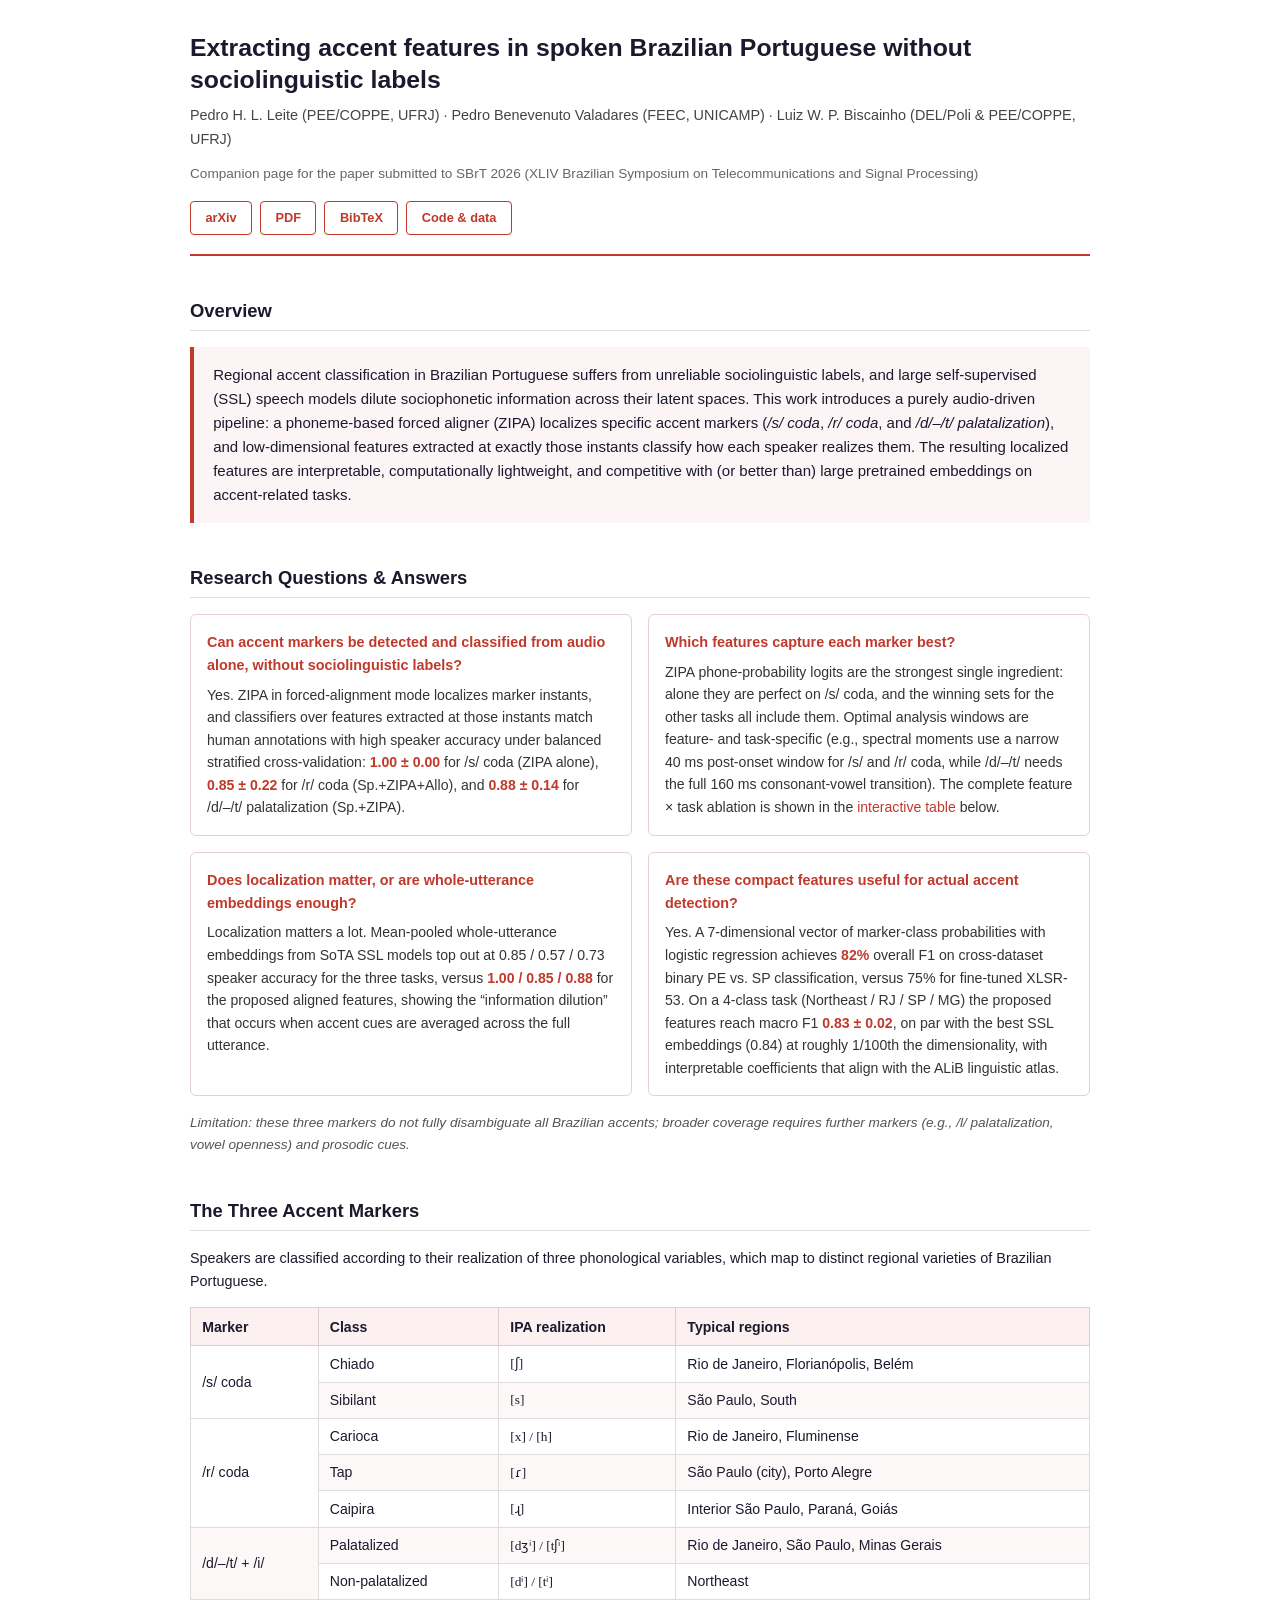
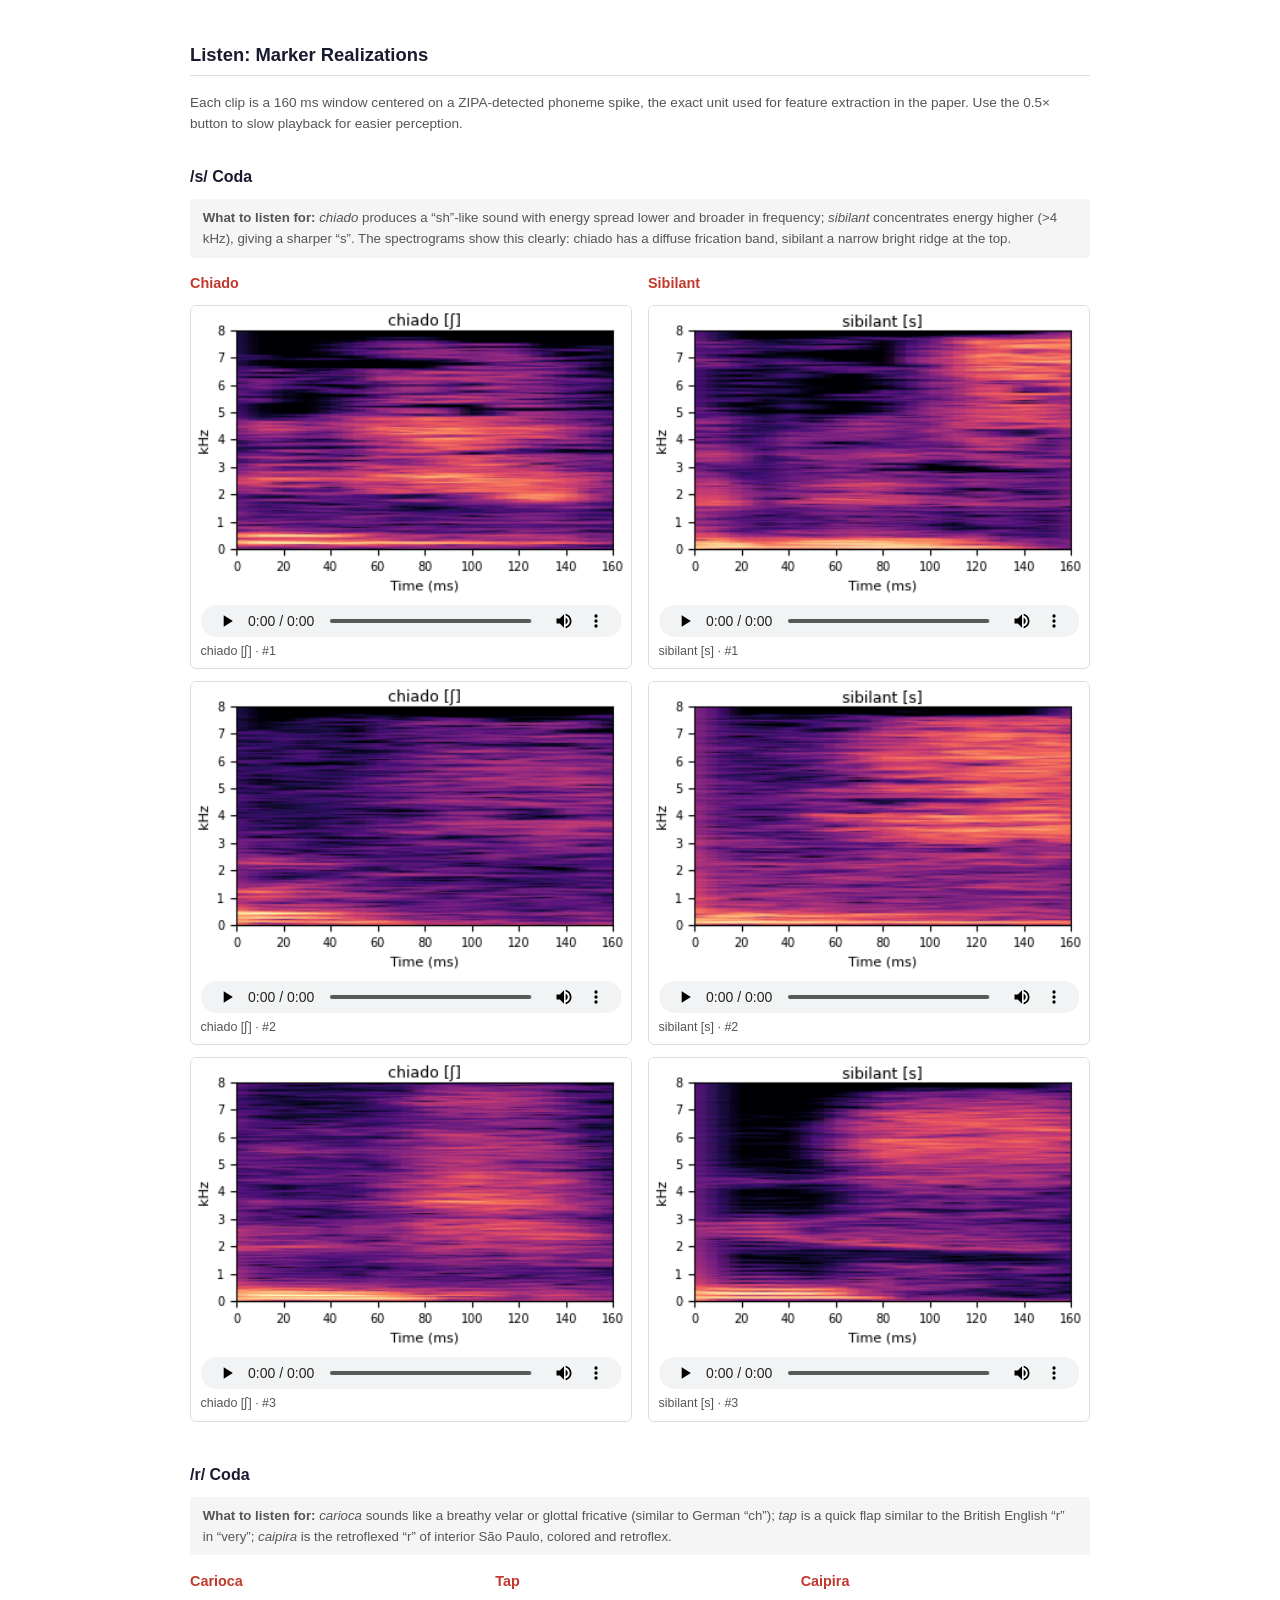
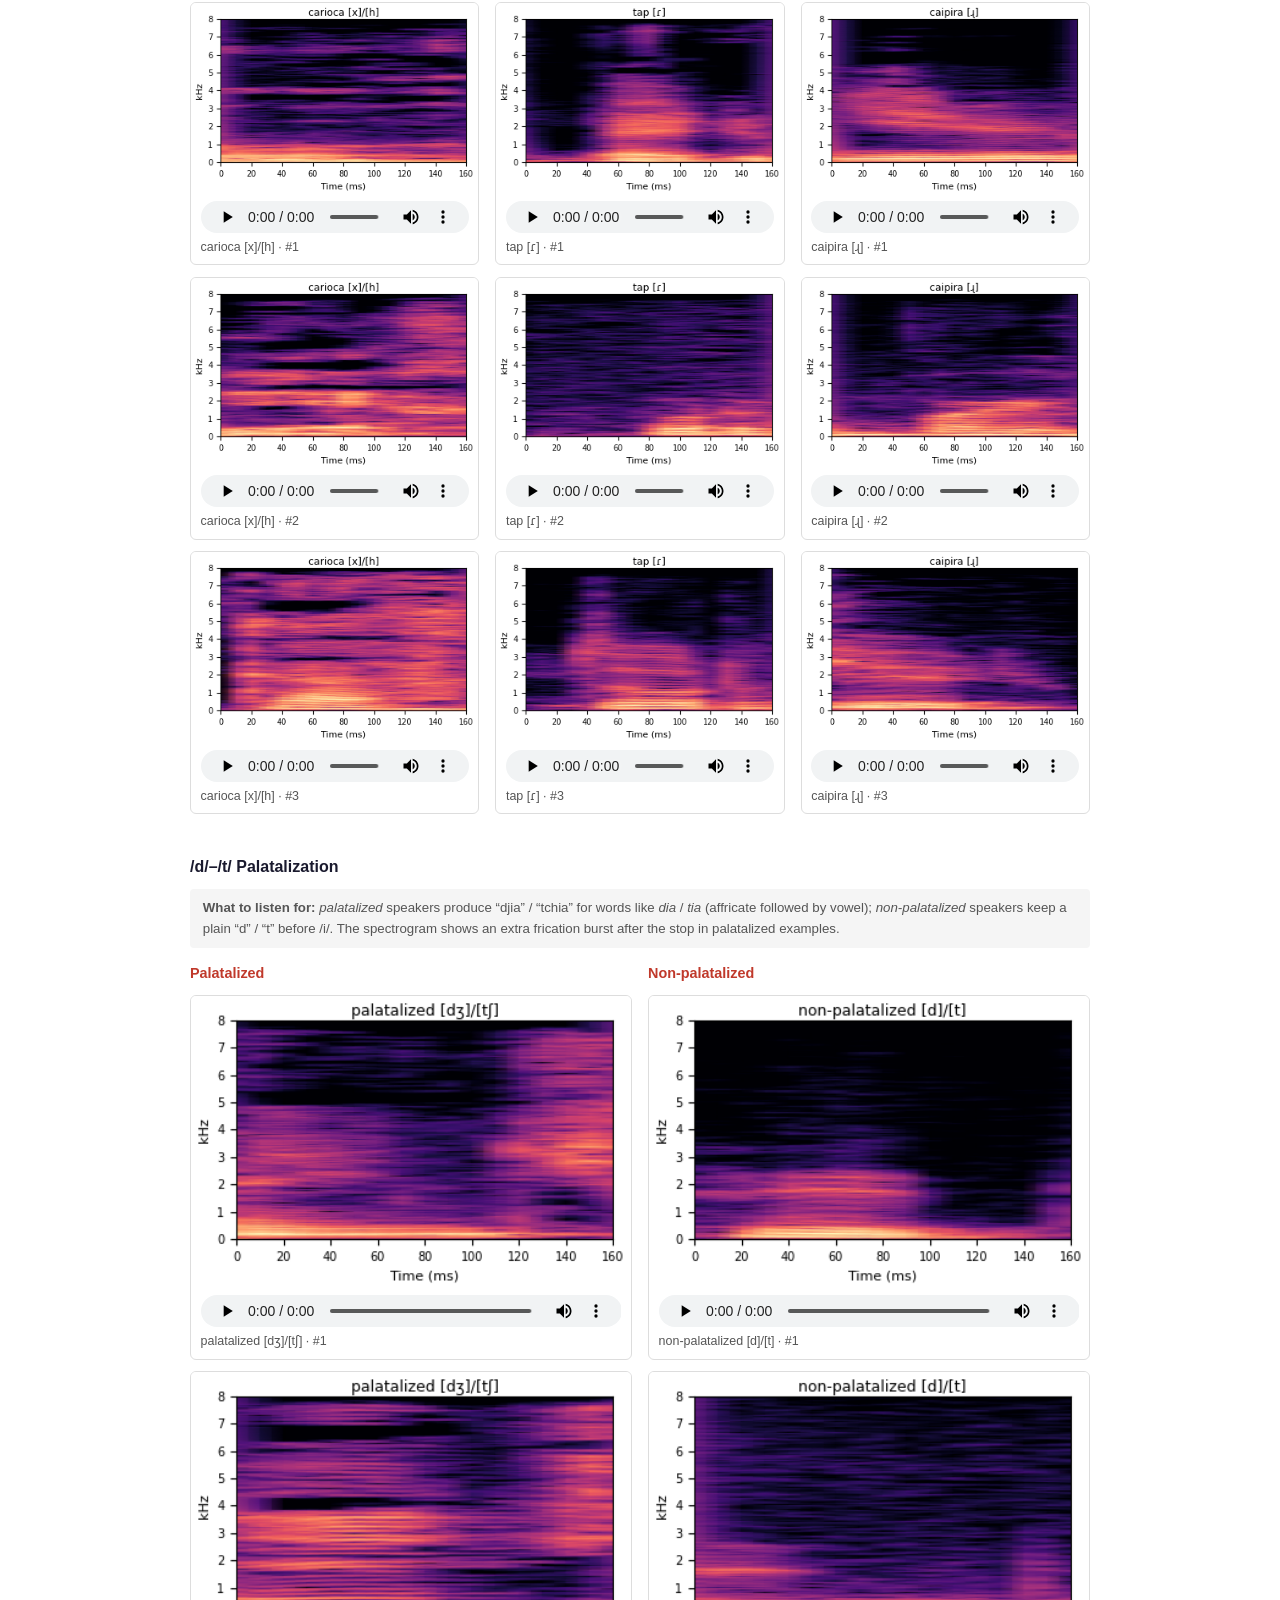
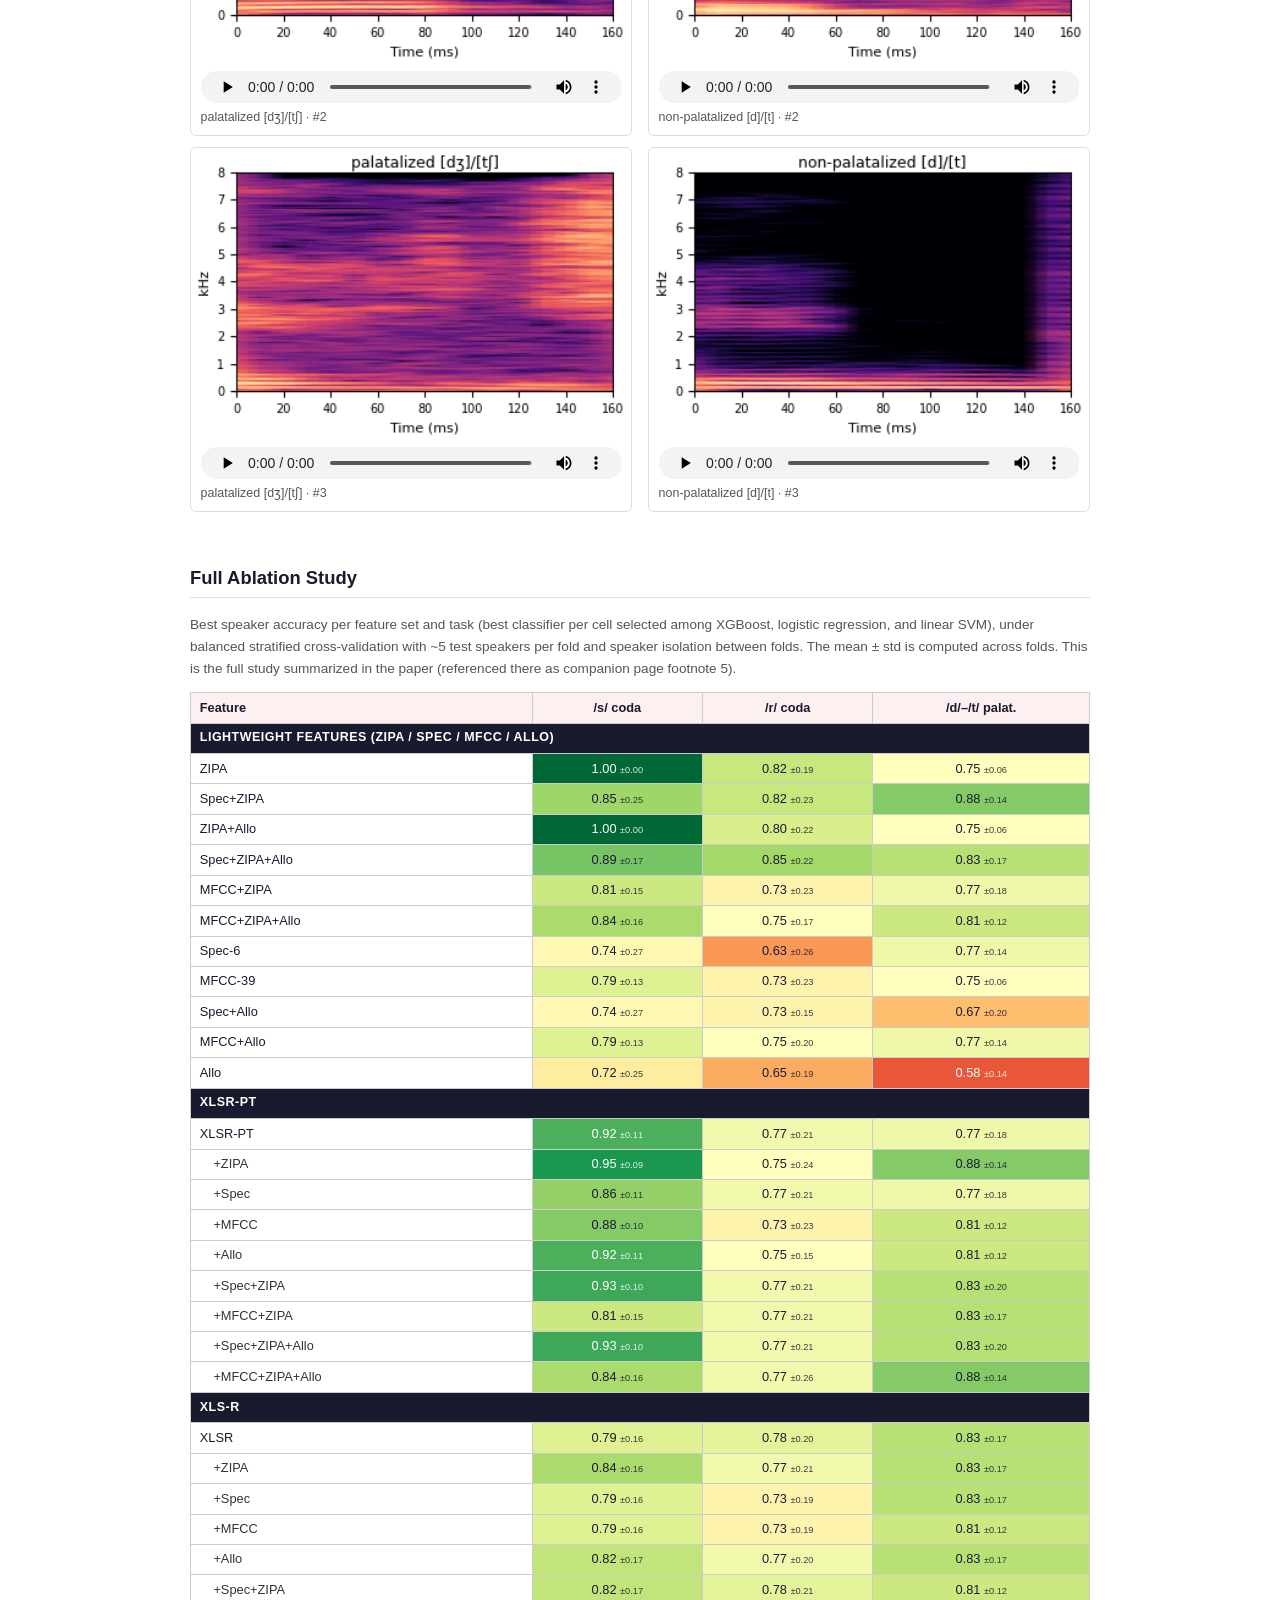
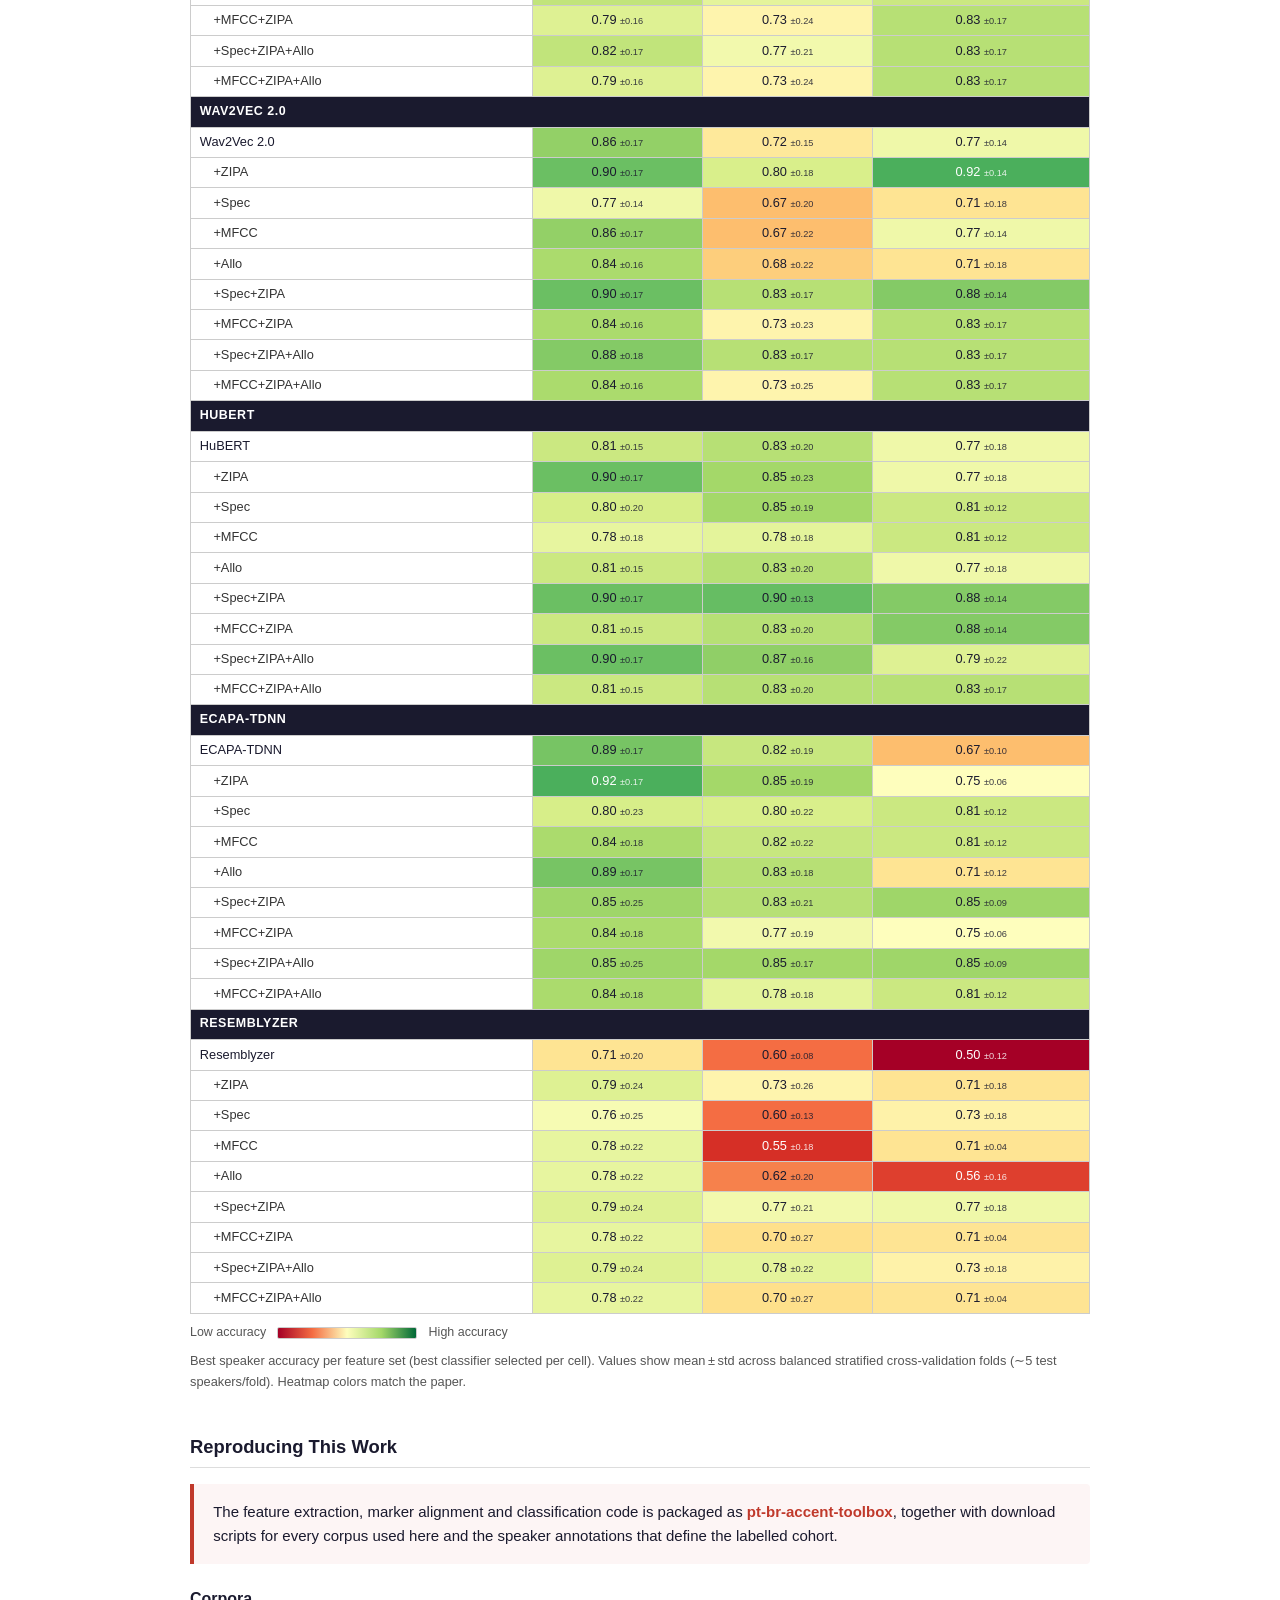
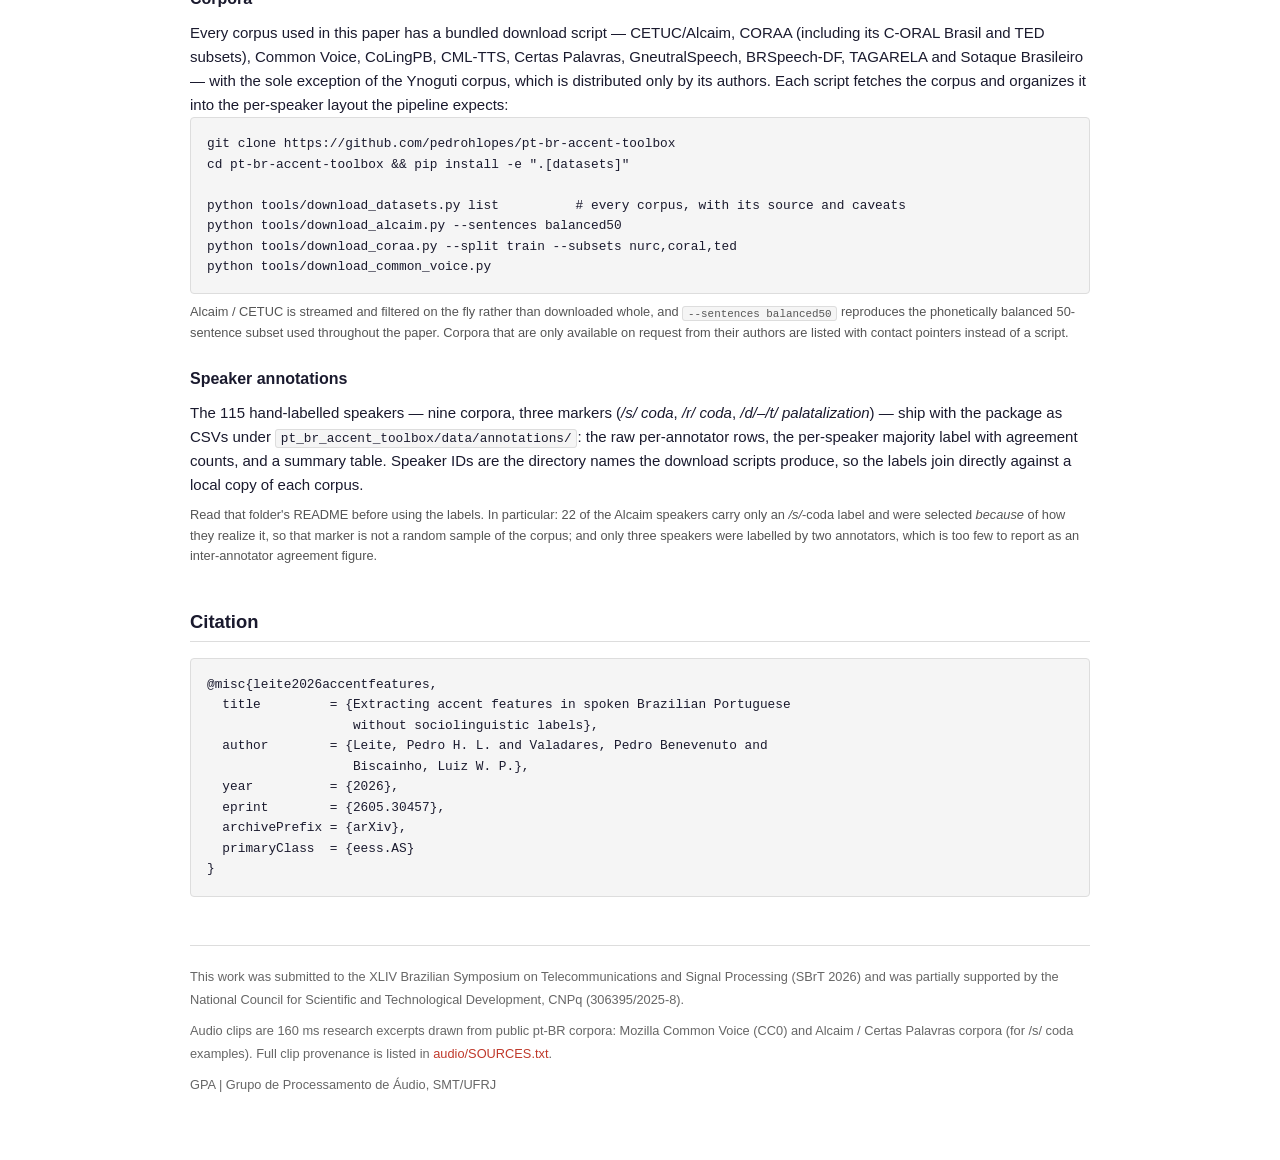
<file: docs/accent-features/index.html>
<!DOCTYPE html>
<html lang="en">
<head>
  <meta charset="utf-8">
  <meta name="viewport" content="width=device-width, initial-scale=1">
  <title>Extracting accent features in spoken Brazilian Portuguese | Companion Page</title>
  <meta name="description" content="Companion page for the paper submitted to SBrT 2026: Extracting accent features in spoken Brazilian Portuguese without sociolinguistic labels.">
  <link rel="stylesheet" href="style.css">
</head>
<body>
<div class="container">

<header>
  <h1>Extracting accent features in spoken Brazilian Portuguese without sociolinguistic labels</h1>
  <p class="authors">
    Pedro H. L. Leite (PEE/COPPE, UFRJ) &middot;
    Pedro Benevenuto Valadares (FEEC, UNICAMP) &middot;
    Luiz W. P. Biscainho (DEL/Poli &amp; PEE/COPPE, UFRJ)
  </p>
  <p class="subtitle">
    Companion page for the paper submitted to SBrT 2026 (XLIV Brazilian Symposium on Telecommunications and Signal Processing)
  </p>
  <div class="btn-row">
    <a class="btn" href="https://arxiv.org/abs/2605.30457" target="_blank" rel="noopener">arXiv</a>
    <a class="btn" href="https://arxiv.org/pdf/2605.30457" target="_blank" rel="noopener">PDF</a>
    <a class="btn" href="#citation">BibTeX</a>
    <a class="btn" href="https://github.com/pedrohlopes/pt-br-accent-toolbox" target="_blank" rel="noopener">Code &amp; data</a>
  </div>
</header>

<!-- ════════════════════════════════════════════════════ Overview -->
<section>
  <h2>Overview</h2>
  <div class="overview">
    <p>Regional accent classification in Brazilian Portuguese suffers from unreliable sociolinguistic labels, and large self-supervised (SSL) speech models dilute sociophonetic information across their latent spaces. This work introduces a purely audio-driven pipeline: a phoneme-based forced aligner (ZIPA) localizes specific accent markers (<em>/s/ coda</em>, <em>/r/ coda</em>, and <em>/d/–/t/ palatalization</em>), and low-dimensional features extracted at exactly those instants classify how each speaker realizes them. The resulting localized features are interpretable, computationally lightweight, and competitive with (or better than) large pretrained embeddings on accent-related tasks.</p>
  </div>
</section>

<!-- ════════════════════════════════════════════════════ Research Questions -->
<section>
  <h2>Research Questions &amp; Answers</h2>
  <div class="rq-grid">

    <div class="rq-card">
      <strong>Can accent markers be detected and classified from audio alone, without sociolinguistic labels?</strong>
      <p>Yes. ZIPA in forced-alignment mode localizes marker instants, and classifiers over features extracted at those instants match human annotations with high speaker accuracy under balanced stratified cross-validation: <span class="highlight">1.00 ± 0.00</span> for /s/ coda (ZIPA alone), <span class="highlight">0.85 ± 0.22</span> for /r/ coda (Sp.+ZIPA+Allo), and <span class="highlight">0.88 ± 0.14</span> for /d/–/t/ palatalization (Sp.+ZIPA).</p>
    </div>

    <div class="rq-card">
      <strong>Which features capture each marker best?</strong>
      <p>ZIPA phone-probability logits are the strongest single ingredient: alone they are perfect on /s/ coda, and the winning sets for the other tasks all include them. Optimal analysis windows are feature- and task-specific (e.g., spectral moments use a narrow 40 ms post-onset window for /s/ and /r/ coda, while /d/–/t/ needs the full 160 ms consonant-vowel transition). The complete feature × task ablation is shown in the <a href="#ablation">interactive table</a> below.</p>
    </div>

    <div class="rq-card">
      <strong>Does localization matter, or are whole-utterance embeddings enough?</strong>
      <p>Localization matters a lot. Mean-pooled whole-utterance embeddings from SoTA SSL models top out at 0.85 / 0.57 / 0.73 speaker accuracy for the three tasks, versus <span class="highlight">1.00 / 0.85 / 0.88</span> for the proposed aligned features, showing the &ldquo;information dilution&rdquo; that occurs when accent cues are averaged across the full utterance.</p>
    </div>

    <div class="rq-card">
      <strong>Are these compact features useful for actual accent detection?</strong>
      <p>Yes. A 7-dimensional vector of marker-class probabilities with logistic regression achieves <span class="highlight">82%</span> overall F1 on cross-dataset binary PE vs. SP classification, versus 75% for fine-tuned XLSR-53. On a 4-class task (Northeast / RJ / SP / MG) the proposed features reach macro F1 <span class="highlight">0.83 ± 0.02</span>, on par with the best SSL embeddings (0.84) at roughly 1/100th the dimensionality, with interpretable coefficients that align with the ALiB linguistic atlas.</p>
    </div>

  </div>
  <p style="margin-top:1rem;font-size:.85rem;color:#555;">
    <em>Limitation: these three markers do not fully disambiguate all Brazilian accents; broader coverage requires further markers (e.g., /l/ palatalization, vowel openness) and prosodic cues.</em>
  </p>
</section>

<!-- ════════════════════════════════════════════════════ Taxonomy -->
<section>
  <h2>The Three Accent Markers</h2>
  <p style="margin-bottom:.9rem;font-size:.9rem;">Speakers are classified according to their realization of three phonological variables, which map to distinct regional varieties of Brazilian Portuguese.</p>
  <table class="taxonomy-table">
    <thead><tr><th>Marker</th><th>Class</th><th>IPA realization</th><th>Typical regions</th></tr></thead>
    <tbody>
      <tr><td rowspan="2">/s/ coda</td><td>Chiado</td><td class="ipa">[ʃ]</td><td>Rio de Janeiro, Florianópolis, Belém</td></tr>
      <tr>                             <td>Sibilant</td><td class="ipa">[s]</td><td>São Paulo, South</td></tr>
      <tr><td rowspan="3">/r/ coda</td><td>Carioca</td><td class="ipa">[x] / [h]</td><td>Rio de Janeiro, Fluminense</td></tr>
      <tr>                             <td>Tap</td>    <td class="ipa">[ɾ]</td><td>São Paulo (city), Porto Alegre</td></tr>
      <tr>                             <td>Caipira</td><td class="ipa">[ɻ]</td><td>Interior São Paulo, Paraná, Goiás</td></tr>
      <tr><td rowspan="2">/d/–/t/ + /i/</td><td>Palatalized</td>    <td class="ipa">[dʒⁱ] / [tʃⁱ]</td><td>Rio de Janeiro, São Paulo, Minas Gerais</td></tr>
      <tr>                                   <td>Non-palatalized</td><td class="ipa">[dⁱ] / [tⁱ]</td><td>Northeast</td></tr>
    </tbody>
  </table>
</section>

<!-- ════════════════════════════════════════════════════ Audio -->
<section>
  <h2>Listen: Marker Realizations</h2>
  <p style="font-size:.85rem;color:#555;margin-bottom:1.2rem;">
    Each clip is a 160 ms window centered on a ZIPA-detected phoneme spike, the exact unit used for feature extraction in the paper.
    Use the 0.5&times; button to slow playback for easier perception.
  </p>

  <!-- /s/ coda -->
  <div class="marker-section">
    <h3>/s/ Coda</h3>
    <p class="listening-hint">
      <strong>What to listen for:</strong> <em>chiado</em> produces a &ldquo;sh&rdquo;-like sound with energy spread lower and broader in frequency; <em>sibilant</em> concentrates energy higher (&gt;4 kHz), giving a sharper &ldquo;s&rdquo;. The spectrograms show this clearly: chiado has a diffuse frication band, sibilant a narrow bright ridge at the top.
    </p>
    <div class="class-grid">
    <div class="class-col">
      <h4>Chiado</h4>
      <figure class="clip">
        <img src="img/s_coda_chiado_1.png" alt="Spectrogram, Chiado example 1" loading="lazy">
        <div class="clip-meta">
          <audio controls src="audio/s_coda_chiado_1.wav"></audio>
          <span>chiado [ʃ] &middot; #1</span>
        </div>
      </figure>
      <figure class="clip">
        <img src="img/s_coda_chiado_2.png" alt="Spectrogram, Chiado example 2" loading="lazy">
        <div class="clip-meta">
          <audio controls src="audio/s_coda_chiado_2.wav"></audio>
          <span>chiado [ʃ] &middot; #2</span>
        </div>
      </figure>
      <figure class="clip">
        <img src="img/s_coda_chiado_3.png" alt="Spectrogram, Chiado example 3" loading="lazy">
        <div class="clip-meta">
          <audio controls src="audio/s_coda_chiado_3.wav"></audio>
          <span>chiado [ʃ] &middot; #3</span>
        </div>
      </figure>
    </div>
    <div class="class-col">
      <h4>Sibilant</h4>
      <figure class="clip">
        <img src="img/s_coda_sibilant_1.png" alt="Spectrogram, Sibilant example 1" loading="lazy">
        <div class="clip-meta">
          <audio controls src="audio/s_coda_sibilant_1.wav"></audio>
          <span>sibilant [s] &middot; #1</span>
        </div>
      </figure>
      <figure class="clip">
        <img src="img/s_coda_sibilant_2.png" alt="Spectrogram, Sibilant example 2" loading="lazy">
        <div class="clip-meta">
          <audio controls src="audio/s_coda_sibilant_2.wav"></audio>
          <span>sibilant [s] &middot; #2</span>
        </div>
      </figure>
      <figure class="clip">
        <img src="img/s_coda_sibilant_3.png" alt="Spectrogram, Sibilant example 3" loading="lazy">
        <div class="clip-meta">
          <audio controls src="audio/s_coda_sibilant_3.wav"></audio>
          <span>sibilant [s] &middot; #3</span>
        </div>
      </figure>
    </div>
    </div>
  </div>

  <!-- /r/ coda -->
  <div class="marker-section">
    <h3>/r/ Coda</h3>
    <p class="listening-hint">
      <strong>What to listen for:</strong> <em>carioca</em> sounds like a breathy velar or glottal fricative (similar to German &ldquo;ch&rdquo;); <em>tap</em> is a quick flap similar to the British English &ldquo;r&rdquo; in &ldquo;very&rdquo;; <em>caipira</em> is the retroflexed &ldquo;r&rdquo; of interior São Paulo, colored and retroflex.
    </p>
    <div class="class-grid">
    <div class="class-col">
      <h4>Carioca</h4>
      <figure class="clip">
        <img src="img/r_coda_carioca_1.png" alt="Spectrogram, Carioca example 1" loading="lazy">
        <div class="clip-meta">
          <audio controls src="audio/r_coda_carioca_1.wav"></audio>
          <span>carioca [x]/[h] &middot; #1</span>
        </div>
      </figure>
      <figure class="clip">
        <img src="img/r_coda_carioca_2.png" alt="Spectrogram, Carioca example 2" loading="lazy">
        <div class="clip-meta">
          <audio controls src="audio/r_coda_carioca_2.wav"></audio>
          <span>carioca [x]/[h] &middot; #2</span>
        </div>
      </figure>
      <figure class="clip">
        <img src="img/r_coda_carioca_3.png" alt="Spectrogram, Carioca example 3" loading="lazy">
        <div class="clip-meta">
          <audio controls src="audio/r_coda_carioca_3.wav"></audio>
          <span>carioca [x]/[h] &middot; #3</span>
        </div>
      </figure>
    </div>
    <div class="class-col">
      <h4>Tap</h4>
      <figure class="clip">
        <img src="img/r_coda_tap_1.png" alt="Spectrogram, Tap example 1" loading="lazy">
        <div class="clip-meta">
          <audio controls src="audio/r_coda_tap_1.wav"></audio>
          <span>tap [ɾ] &middot; #1</span>
        </div>
      </figure>
      <figure class="clip">
        <img src="img/r_coda_tap_2.png" alt="Spectrogram, Tap example 2" loading="lazy">
        <div class="clip-meta">
          <audio controls src="audio/r_coda_tap_2.wav"></audio>
          <span>tap [ɾ] &middot; #2</span>
        </div>
      </figure>
      <figure class="clip">
        <img src="img/r_coda_tap_3.png" alt="Spectrogram, Tap example 3" loading="lazy">
        <div class="clip-meta">
          <audio controls src="audio/r_coda_tap_3.wav"></audio>
          <span>tap [ɾ] &middot; #3</span>
        </div>
      </figure>
    </div>
    <div class="class-col">
      <h4>Caipira</h4>
      <figure class="clip">
        <img src="img/r_coda_caipira_1.png" alt="Spectrogram, Caipira example 1" loading="lazy">
        <div class="clip-meta">
          <audio controls src="audio/r_coda_caipira_1.wav"></audio>
          <span>caipira [ɻ] &middot; #1</span>
        </div>
      </figure>
      <figure class="clip">
        <img src="img/r_coda_caipira_2.png" alt="Spectrogram, Caipira example 2" loading="lazy">
        <div class="clip-meta">
          <audio controls src="audio/r_coda_caipira_2.wav"></audio>
          <span>caipira [ɻ] &middot; #2</span>
        </div>
      </figure>
      <figure class="clip">
        <img src="img/r_coda_caipira_3.png" alt="Spectrogram, Caipira example 3" loading="lazy">
        <div class="clip-meta">
          <audio controls src="audio/r_coda_caipira_3.wav"></audio>
          <span>caipira [ɻ] &middot; #3</span>
        </div>
      </figure>
    </div>
    </div>
  </div>

  <!-- /d/–/t/ palatalization -->
  <div class="marker-section">
    <h3>/d/–/t/ Palatalization</h3>
    <p class="listening-hint">
      <strong>What to listen for:</strong> <em>palatalized</em> speakers produce &ldquo;djia&rdquo; / &ldquo;tchia&rdquo; for words like <em>dia</em> / <em>tia</em> (affricate followed by vowel); <em>non-palatalized</em> speakers keep a plain &ldquo;d&rdquo; / &ldquo;t&rdquo; before /i/. The spectrogram shows an extra frication burst after the stop in palatalized examples.
    </p>
    <div class="class-grid">
    <div class="class-col">
      <h4>Palatalized</h4>
      <figure class="clip">
        <img src="img/dt_palat_palatalized_1.png" alt="Spectrogram, Palatalized example 1" loading="lazy">
        <div class="clip-meta">
          <audio controls src="audio/dt_palat_palatalized_1.wav"></audio>
          <span>palatalized [dʒ]/[tʃ] &middot; #1</span>
        </div>
      </figure>
      <figure class="clip">
        <img src="img/dt_palat_palatalized_2.png" alt="Spectrogram, Palatalized example 2" loading="lazy">
        <div class="clip-meta">
          <audio controls src="audio/dt_palat_palatalized_2.wav"></audio>
          <span>palatalized [dʒ]/[tʃ] &middot; #2</span>
        </div>
      </figure>
      <figure class="clip">
        <img src="img/dt_palat_palatalized_3.png" alt="Spectrogram, Palatalized example 3" loading="lazy">
        <div class="clip-meta">
          <audio controls src="audio/dt_palat_palatalized_3.wav"></audio>
          <span>palatalized [dʒ]/[tʃ] &middot; #3</span>
        </div>
      </figure>
    </div>
    <div class="class-col">
      <h4>Non-palatalized</h4>
      <figure class="clip">
        <img src="img/dt_palat_non_palatalized_1.png" alt="Spectrogram, Non-palatalized example 1" loading="lazy">
        <div class="clip-meta">
          <audio controls src="audio/dt_palat_non_palatalized_1.wav"></audio>
          <span>non-palatalized [d]/[t] &middot; #1</span>
        </div>
      </figure>
      <figure class="clip">
        <img src="img/dt_palat_non_palatalized_2.png" alt="Spectrogram, Non-palatalized example 2" loading="lazy">
        <div class="clip-meta">
          <audio controls src="audio/dt_palat_non_palatalized_2.wav"></audio>
          <span>non-palatalized [d]/[t] &middot; #2</span>
        </div>
      </figure>
      <figure class="clip">
        <img src="img/dt_palat_non_palatalized_3.png" alt="Spectrogram, Non-palatalized example 3" loading="lazy">
        <div class="clip-meta">
          <audio controls src="audio/dt_palat_non_palatalized_3.wav"></audio>
          <span>non-palatalized [d]/[t] &middot; #3</span>
        </div>
      </figure>
    </div>
    </div>
  </div>
</section>

<!-- ════════════════════════════════════════════════════ Ablation -->
<section id="ablation">
  <h2>Full Ablation Study</h2>
  <p style="font-size:.85rem;color:#555;margin-bottom:.8rem;">
    Best speaker accuracy per feature set and task (best classifier per cell selected among XGBoost, logistic regression, and linear SVM), under balanced stratified cross-validation with ~5 test speakers per fold and speaker isolation between folds. The mean ± std is computed across folds. This is the full study summarized in the paper (referenced there as companion page footnote 5).
  </p>

<div class="table-scroll"><table class="ablation">
<thead><tr><th>Feature</th><th>/s/ coda</th><th>/r/ coda</th><th>/d/–/t/ palat.</th></tr></thead>
<tbody>
<tr class="group-hdr"><th colspan="4">Lightweight features (ZIPA / Spec / MFCC / Allo)</th></tr>
<tr><td>ZIPA</td><td style="background:#006837; color:#fff">1.00 <span class="std">±0.00</span></td><td style="background:#C7E77F;">0.82 <span class="std">±0.19</span></td><td style="background:#FEFEBD;">0.75 <span class="std">±0.06</span></td></tr>
<tr><td>Spec+ZIPA</td><td style="background:#9FD669;">0.85 <span class="std">±0.25</span></td><td style="background:#C7E77F;">0.82 <span class="std">±0.23</span></td><td style="background:#84CA66;">0.88 <span class="std">±0.14</span></td></tr>
<tr><td>ZIPA+Allo</td><td style="background:#006837; color:#fff">1.00 <span class="std">±0.00</span></td><td style="background:#D9EF8B;">0.80 <span class="std">±0.22</span></td><td style="background:#FEFEBD;">0.75 <span class="std">±0.06</span></td></tr>
<tr><td>Spec+ZIPA+Allo</td><td style="background:#77C464;">0.89 <span class="std">±0.17</span></td><td style="background:#A4D869;">0.85 <span class="std">±0.22</span></td><td style="background:#B7E075;">0.83 <span class="std">±0.17</span></td></tr>
<tr><td>MFCC+ZIPA</td><td style="background:#CBE881;">0.81 <span class="std">±0.15</span></td><td style="background:#FEF4AD;">0.73 <span class="std">±0.23</span></td><td style="background:#EFF8A9;">0.77 <span class="std">±0.18</span></td></tr>
<tr><td>MFCC+ZIPA+Allo</td><td style="background:#ABDB6D;">0.84 <span class="std">±0.16</span></td><td style="background:#FEFEBD;">0.75 <span class="std">±0.17</span></td><td style="background:#CBE881;">0.81 <span class="std">±0.12</span></td></tr>
<tr><td>Spec-6</td><td style="background:#FEF8B3;">0.74 <span class="std">±0.27</span></td><td style="background:#FA9856;">0.63 <span class="std">±0.26</span></td><td style="background:#EFF8A9;">0.77 <span class="std">±0.14</span></td></tr>
<tr><td>MFCC-39</td><td style="background:#DEF193;">0.79 <span class="std">±0.13</span></td><td style="background:#FEF4AD;">0.73 <span class="std">±0.23</span></td><td style="background:#FEFEBD;">0.75 <span class="std">±0.06</span></td></tr>
<tr><td>Spec+Allo</td><td style="background:#FEF8B3;">0.74 <span class="std">±0.27</span></td><td style="background:#FEF4AD;">0.73 <span class="std">±0.15</span></td><td style="background:#FDBE6E;">0.67 <span class="std">±0.20</span></td></tr>
<tr><td>MFCC+Allo</td><td style="background:#DEF193;">0.79 <span class="std">±0.13</span></td><td style="background:#FEFEBD;">0.75 <span class="std">±0.20</span></td><td style="background:#EFF8A9;">0.77 <span class="std">±0.14</span></td></tr>
<tr><td>Allo</td><td style="background:#FEEC9F;">0.72 <span class="std">±0.25</span></td><td style="background:#FCAC60;">0.65 <span class="std">±0.19</span></td><td style="background:#E95739; color:#fff">0.58 <span class="std">±0.14</span></td></tr>
<tr class="group-hdr"><th colspan="4">XLSR-PT</th></tr>
<tr><td>XLSR-PT</td><td style="background:#4BAF5C; color:#fff">0.92 <span class="std">±0.11</span></td><td style="background:#F2F9AD;">0.77 <span class="std">±0.21</span></td><td style="background:#EFF8A9;">0.77 <span class="std">±0.18</span></td></tr>
<tr><td class="combo">+ZIPA</td><td style="background:#1B9850; color:#fff">0.95 <span class="std">±0.09</span></td><td style="background:#FEFEBD;">0.75 <span class="std">±0.24</span></td><td style="background:#84CA66;">0.88 <span class="std">±0.14</span></td></tr>
<tr><td class="combo">+Spec</td><td style="background:#93D067;">0.86 <span class="std">±0.11</span></td><td style="background:#F2F9AD;">0.77 <span class="std">±0.21</span></td><td style="background:#EFF8A9;">0.77 <span class="std">±0.18</span></td></tr>
<tr><td class="combo">+MFCC</td><td style="background:#84CA66;">0.88 <span class="std">±0.10</span></td><td style="background:#FEF4AD;">0.73 <span class="std">±0.23</span></td><td style="background:#CBE881;">0.81 <span class="std">±0.12</span></td></tr>
<tr><td class="combo">+Allo</td><td style="background:#4BAF5C; color:#fff">0.92 <span class="std">±0.11</span></td><td style="background:#FEFEBD;">0.75 <span class="std">±0.15</span></td><td style="background:#CBE881;">0.81 <span class="std">±0.12</span></td></tr>
<tr><td class="combo">+Spec+ZIPA</td><td style="background:#3CA858; color:#fff">0.93 <span class="std">±0.10</span></td><td style="background:#F2F9AD;">0.77 <span class="std">±0.21</span></td><td style="background:#B7E075;">0.83 <span class="std">±0.20</span></td></tr>
<tr><td class="combo">+MFCC+ZIPA</td><td style="background:#CBE881;">0.81 <span class="std">±0.15</span></td><td style="background:#F2F9AD;">0.77 <span class="std">±0.21</span></td><td style="background:#B7E075;">0.83 <span class="std">±0.17</span></td></tr>
<tr><td class="combo">+Spec+ZIPA+Allo</td><td style="background:#3CA858; color:#fff">0.93 <span class="std">±0.10</span></td><td style="background:#F2F9AD;">0.77 <span class="std">±0.21</span></td><td style="background:#B7E075;">0.83 <span class="std">±0.20</span></td></tr>
<tr><td class="combo">+MFCC+ZIPA+Allo</td><td style="background:#ABDB6D;">0.84 <span class="std">±0.16</span></td><td style="background:#F2F9AD;">0.77 <span class="std">±0.26</span></td><td style="background:#84CA66;">0.88 <span class="std">±0.14</span></td></tr>
<tr class="group-hdr"><th colspan="4">XLS-R</th></tr>
<tr><td>XLSR</td><td style="background:#DEF193;">0.79 <span class="std">±0.16</span></td><td style="background:#E4F49B;">0.78 <span class="std">±0.20</span></td><td style="background:#B7E075;">0.83 <span class="std">±0.17</span></td></tr>
<tr><td class="combo">+ZIPA</td><td style="background:#ABDB6D;">0.84 <span class="std">±0.16</span></td><td style="background:#F2F9AD;">0.77 <span class="std">±0.21</span></td><td style="background:#B7E075;">0.83 <span class="std">±0.17</span></td></tr>
<tr><td class="combo">+Spec</td><td style="background:#DEF193;">0.79 <span class="std">±0.16</span></td><td style="background:#FEF4AD;">0.73 <span class="std">±0.19</span></td><td style="background:#B7E075;">0.83 <span class="std">±0.17</span></td></tr>
<tr><td class="combo">+MFCC</td><td style="background:#DEF193;">0.79 <span class="std">±0.16</span></td><td style="background:#FEF4AD;">0.73 <span class="std">±0.19</span></td><td style="background:#CBE881;">0.81 <span class="std">±0.12</span></td></tr>
<tr><td class="combo">+Allo</td><td style="background:#C1E47B;">0.82 <span class="std">±0.17</span></td><td style="background:#F2F9AD;">0.77 <span class="std">±0.20</span></td><td style="background:#B7E075;">0.83 <span class="std">±0.17</span></td></tr>
<tr><td class="combo">+Spec+ZIPA</td><td style="background:#C1E47B;">0.82 <span class="std">±0.17</span></td><td style="background:#E4F49B;">0.78 <span class="std">±0.21</span></td><td style="background:#CBE881;">0.81 <span class="std">±0.12</span></td></tr>
<tr><td class="combo">+MFCC+ZIPA</td><td style="background:#DEF193;">0.79 <span class="std">±0.16</span></td><td style="background:#FEF4AD;">0.73 <span class="std">±0.24</span></td><td style="background:#B7E075;">0.83 <span class="std">±0.17</span></td></tr>
<tr><td class="combo">+Spec+ZIPA+Allo</td><td style="background:#C1E47B;">0.82 <span class="std">±0.17</span></td><td style="background:#F2F9AD;">0.77 <span class="std">±0.21</span></td><td style="background:#B7E075;">0.83 <span class="std">±0.17</span></td></tr>
<tr><td class="combo">+MFCC+ZIPA+Allo</td><td style="background:#DEF193;">0.79 <span class="std">±0.16</span></td><td style="background:#FEF4AD;">0.73 <span class="std">±0.24</span></td><td style="background:#B7E075;">0.83 <span class="std">±0.17</span></td></tr>
<tr class="group-hdr"><th colspan="4">Wav2Vec 2.0</th></tr>
<tr><td>Wav2Vec 2.0</td><td style="background:#93D067;">0.86 <span class="std">±0.17</span></td><td style="background:#FEE99B;">0.72 <span class="std">±0.15</span></td><td style="background:#EFF8A9;">0.77 <span class="std">±0.14</span></td></tr>
<tr><td class="combo">+ZIPA</td><td style="background:#6BBF63;">0.90 <span class="std">±0.17</span></td><td style="background:#D9EF8B;">0.80 <span class="std">±0.18</span></td><td style="background:#4BAF5C; color:#fff">0.92 <span class="std">±0.14</span></td></tr>
<tr><td class="combo">+Spec</td><td style="background:#EFF8A9;">0.77 <span class="std">±0.14</span></td><td style="background:#FDBE6E;">0.67 <span class="std">±0.20</span></td><td style="background:#FEE493;">0.71 <span class="std">±0.18</span></td></tr>
<tr><td class="combo">+MFCC</td><td style="background:#93D067;">0.86 <span class="std">±0.17</span></td><td style="background:#FDBE6E;">0.67 <span class="std">±0.22</span></td><td style="background:#EFF8A9;">0.77 <span class="std">±0.14</span></td></tr>
<tr><td class="combo">+Allo</td><td style="background:#ABDB6D;">0.84 <span class="std">±0.16</span></td><td style="background:#FDCE7C;">0.68 <span class="std">±0.22</span></td><td style="background:#FEE493;">0.71 <span class="std">±0.18</span></td></tr>
<tr><td class="combo">+Spec+ZIPA</td><td style="background:#6BBF63;">0.90 <span class="std">±0.17</span></td><td style="background:#B7E075;">0.83 <span class="std">±0.17</span></td><td style="background:#84CA66;">0.88 <span class="std">±0.14</span></td></tr>
<tr><td class="combo">+MFCC+ZIPA</td><td style="background:#ABDB6D;">0.84 <span class="std">±0.16</span></td><td style="background:#FEF4AD;">0.73 <span class="std">±0.23</span></td><td style="background:#B7E075;">0.83 <span class="std">±0.17</span></td></tr>
<tr><td class="combo">+Spec+ZIPA+Allo</td><td style="background:#84CA66;">0.88 <span class="std">±0.18</span></td><td style="background:#B7E075;">0.83 <span class="std">±0.17</span></td><td style="background:#B7E075;">0.83 <span class="std">±0.17</span></td></tr>
<tr><td class="combo">+MFCC+ZIPA+Allo</td><td style="background:#ABDB6D;">0.84 <span class="std">±0.16</span></td><td style="background:#FEF4AD;">0.73 <span class="std">±0.25</span></td><td style="background:#B7E075;">0.83 <span class="std">±0.17</span></td></tr>
<tr class="group-hdr"><th colspan="4">HuBERT</th></tr>
<tr><td>HuBERT</td><td style="background:#CBE881;">0.81 <span class="std">±0.15</span></td><td style="background:#B7E075;">0.83 <span class="std">±0.20</span></td><td style="background:#EFF8A9;">0.77 <span class="std">±0.18</span></td></tr>
<tr><td class="combo">+ZIPA</td><td style="background:#6BBF63;">0.90 <span class="std">±0.17</span></td><td style="background:#A4D869;">0.85 <span class="std">±0.23</span></td><td style="background:#EFF8A9;">0.77 <span class="std">±0.18</span></td></tr>
<tr><td class="combo">+Spec</td><td style="background:#D7EE89;">0.80 <span class="std">±0.20</span></td><td style="background:#A4D869;">0.85 <span class="std">±0.19</span></td><td style="background:#CBE881;">0.81 <span class="std">±0.12</span></td></tr>
<tr><td class="combo">+MFCC</td><td style="background:#E7F59F;">0.78 <span class="std">±0.18</span></td><td style="background:#E4F49B;">0.78 <span class="std">±0.18</span></td><td style="background:#CBE881;">0.81 <span class="std">±0.12</span></td></tr>
<tr><td class="combo">+Allo</td><td style="background:#CBE881;">0.81 <span class="std">±0.15</span></td><td style="background:#B7E075;">0.83 <span class="std">±0.20</span></td><td style="background:#EFF8A9;">0.77 <span class="std">±0.18</span></td></tr>
<tr><td class="combo">+Spec+ZIPA</td><td style="background:#6BBF63;">0.90 <span class="std">±0.17</span></td><td style="background:#66BD63;">0.90 <span class="std">±0.13</span></td><td style="background:#84CA66;">0.88 <span class="std">±0.14</span></td></tr>
<tr><td class="combo">+MFCC+ZIPA</td><td style="background:#CBE881;">0.81 <span class="std">±0.15</span></td><td style="background:#B7E075;">0.83 <span class="std">±0.20</span></td><td style="background:#84CA66;">0.88 <span class="std">±0.14</span></td></tr>
<tr><td class="combo">+Spec+ZIPA+Allo</td><td style="background:#6BBF63;">0.90 <span class="std">±0.17</span></td><td style="background:#90CF67;">0.87 <span class="std">±0.16</span></td><td style="background:#DEF193;">0.79 <span class="std">±0.22</span></td></tr>
<tr><td class="combo">+MFCC+ZIPA+Allo</td><td style="background:#CBE881;">0.81 <span class="std">±0.15</span></td><td style="background:#B7E075;">0.83 <span class="std">±0.20</span></td><td style="background:#B7E075;">0.83 <span class="std">±0.17</span></td></tr>
<tr class="group-hdr"><th colspan="4">ECAPA-TDNN</th></tr>
<tr><td>ECAPA-TDNN</td><td style="background:#77C464;">0.89 <span class="std">±0.17</span></td><td style="background:#C7E77F;">0.82 <span class="std">±0.19</span></td><td style="background:#FDBE6E;">0.67 <span class="std">±0.10</span></td></tr>
<tr><td class="combo">+ZIPA</td><td style="background:#4BAF5C; color:#fff">0.92 <span class="std">±0.17</span></td><td style="background:#A4D869;">0.85 <span class="std">±0.19</span></td><td style="background:#FEFEBD;">0.75 <span class="std">±0.06</span></td></tr>
<tr><td class="combo">+Spec</td><td style="background:#D7EE89;">0.80 <span class="std">±0.23</span></td><td style="background:#D9EF8B;">0.80 <span class="std">±0.22</span></td><td style="background:#CBE881;">0.81 <span class="std">±0.12</span></td></tr>
<tr><td class="combo">+MFCC</td><td style="background:#ABDB6D;">0.84 <span class="std">±0.18</span></td><td style="background:#C7E77F;">0.82 <span class="std">±0.22</span></td><td style="background:#CBE881;">0.81 <span class="std">±0.12</span></td></tr>
<tr><td class="combo">+Allo</td><td style="background:#77C464;">0.89 <span class="std">±0.17</span></td><td style="background:#B7E075;">0.83 <span class="std">±0.18</span></td><td style="background:#FEE493;">0.71 <span class="std">±0.12</span></td></tr>
<tr><td class="combo">+Spec+ZIPA</td><td style="background:#9FD669;">0.85 <span class="std">±0.25</span></td><td style="background:#B7E075;">0.83 <span class="std">±0.21</span></td><td style="background:#9FD669;">0.85 <span class="std">±0.09</span></td></tr>
<tr><td class="combo">+MFCC+ZIPA</td><td style="background:#ABDB6D;">0.84 <span class="std">±0.18</span></td><td style="background:#F2F9AD;">0.77 <span class="std">±0.19</span></td><td style="background:#FEFEBD;">0.75 <span class="std">±0.06</span></td></tr>
<tr><td class="combo">+Spec+ZIPA+Allo</td><td style="background:#9FD669;">0.85 <span class="std">±0.25</span></td><td style="background:#A4D869;">0.85 <span class="std">±0.17</span></td><td style="background:#9FD669;">0.85 <span class="std">±0.09</span></td></tr>
<tr><td class="combo">+MFCC+ZIPA+Allo</td><td style="background:#ABDB6D;">0.84 <span class="std">±0.18</span></td><td style="background:#E4F49B;">0.78 <span class="std">±0.18</span></td><td style="background:#CBE881;">0.81 <span class="std">±0.12</span></td></tr>
<tr class="group-hdr"><th colspan="4">Resemblyzer</th></tr>
<tr><td>Resemblyzer</td><td style="background:#FEE493;">0.71 <span class="std">±0.20</span></td><td style="background:#F46D43;">0.60 <span class="std">±0.08</span></td><td style="background:#A50026; color:#fff">0.50 <span class="std">±0.12</span></td></tr>
<tr><td class="combo">+ZIPA</td><td style="background:#DEF193;">0.79 <span class="std">±0.24</span></td><td style="background:#FEF4AD;">0.73 <span class="std">±0.26</span></td><td style="background:#FEE493;">0.71 <span class="std">±0.18</span></td></tr>
<tr><td class="combo">+Spec</td><td style="background:#F6FBB3;">0.76 <span class="std">±0.25</span></td><td style="background:#F46D43;">0.60 <span class="std">±0.13</span></td><td style="background:#FEF2A9;">0.73 <span class="std">±0.18</span></td></tr>
<tr><td class="combo">+MFCC</td><td style="background:#E7F59F;">0.78 <span class="std">±0.22</span></td><td style="background:#D62F26; color:#fff">0.55 <span class="std">±0.18</span></td><td style="background:#FEE493;">0.71 <span class="std">±0.04</span></td></tr>
<tr><td class="combo">+Allo</td><td style="background:#E7F59F;">0.78 <span class="std">±0.22</span></td><td style="background:#F6814C;">0.62 <span class="std">±0.20</span></td><td style="background:#DE3F2E; color:#fff">0.56 <span class="std">±0.16</span></td></tr>
<tr><td class="combo">+Spec+ZIPA</td><td style="background:#DEF193;">0.79 <span class="std">±0.24</span></td><td style="background:#F2F9AD;">0.77 <span class="std">±0.21</span></td><td style="background:#EFF8A9;">0.77 <span class="std">±0.18</span></td></tr>
<tr><td class="combo">+MFCC+ZIPA</td><td style="background:#E7F59F;">0.78 <span class="std">±0.22</span></td><td style="background:#FEE08B;">0.70 <span class="std">±0.27</span></td><td style="background:#FEE493;">0.71 <span class="std">±0.04</span></td></tr>
<tr><td class="combo">+Spec+ZIPA+Allo</td><td style="background:#DEF193;">0.79 <span class="std">±0.24</span></td><td style="background:#E4F49B;">0.78 <span class="std">±0.22</span></td><td style="background:#FEF2A9;">0.73 <span class="std">±0.18</span></td></tr>
<tr><td class="combo">+MFCC+ZIPA+Allo</td><td style="background:#E7F59F;">0.78 <span class="std">±0.22</span></td><td style="background:#FEE08B;">0.70 <span class="std">±0.27</span></td><td style="background:#FEE493;">0.71 <span class="std">±0.04</span></td></tr>
</tbody></table></div>

  <div class="legend">
    <span>Low accuracy</span>
    <div class="legend-bar"></div>
    <span>High accuracy</span>
  </div>
  <p class="ablation-caption">
    Best speaker accuracy per feature set (best classifier selected per cell). Values show mean&thinsp;&plusmn;&thinsp;std across balanced stratified cross-validation folds (&sim;5 test speakers/fold). Heatmap colors match the paper.
  </p>
</section>

<!-- ════════════════════════════════════════════════════ Reproducibility -->
<section id="reproducibility">
  <h2>Reproducing This Work</h2>
  <div class="overview">
    <p>The feature extraction, marker alignment and classification code is packaged as
    <a href="https://github.com/pedrohlopes/pt-br-accent-toolbox" target="_blank" rel="noopener"><strong>pt-br-accent-toolbox</strong></a>,
    together with download scripts for every corpus used here and the speaker
    annotations that define the labelled cohort.</p>
  </div>

  <h3>Corpora</h3>
  <p>Every corpus used in this paper has a bundled download script &mdash; CETUC/Alcaim,
  CORAA (including its C-ORAL Brasil and TED subsets), Common Voice, CoLingPB, CML-TTS,
  Certas Palavras, GneutralSpeech, BRSpeech-DF, TAGARELA and Sotaque Brasileiro &mdash;
  with the sole exception of the Ynoguti corpus, which is distributed only by its authors.
  Each script fetches the corpus and organizes it into the per-speaker layout the pipeline
  expects:</p>
<pre class="bibtex">git clone https://github.com/pedrohlopes/pt-br-accent-toolbox
cd pt-br-accent-toolbox &amp;&amp; pip install -e ".[datasets]"

python tools/download_datasets.py list          # every corpus, with its source and caveats
python tools/download_alcaim.py --sentences balanced50
python tools/download_coraa.py --split train --subsets nurc,coral,ted
python tools/download_common_voice.py</pre>
  <p class="ablation-caption">
    Alcaim / CETUC is streamed and filtered on the fly rather than downloaded whole, and
    <code>--sentences balanced50</code> reproduces the phonetically balanced 50-sentence
    subset used throughout the paper. Corpora that are only available on request from
    their authors are listed with contact pointers instead of a script.
  </p>

  <h3>Speaker annotations</h3>
  <p>The 115 hand-labelled speakers — nine corpora, three markers
  (<em>/s/ coda</em>, <em>/r/ coda</em>, <em>/d/&ndash;/t/ palatalization</em>) — ship with
  the package as CSVs under
  <code><a href="https://github.com/pedrohlopes/pt-br-accent-toolbox/tree/main/pt_br_accent_toolbox/data/annotations" target="_blank" rel="noopener">pt_br_accent_toolbox/data/annotations/</a></code>:
  the raw per-annotator rows, the per-speaker majority label with agreement counts, and a
  summary table. Speaker IDs are the directory names the download scripts produce, so the
  labels join directly against a local copy of each corpus.</p>
  <p class="ablation-caption">
    Read that folder's README before using the labels. In particular: 22 of the Alcaim
    speakers carry only an <em>/s/</em>-coda label and were selected <em>because</em> of how
    they realize it, so that marker is not a random sample of the corpus; and only three
    speakers were labelled by two annotators, which is too few to report as an
    inter-annotator agreement figure.
  </p>
</section>

<!-- ════════════════════════════════════════════════════ Citation -->
<section id="citation">
  <h2>Citation</h2>
<pre class="bibtex">@misc{leite2026accentfeatures,
  title         = {Extracting accent features in spoken Brazilian Portuguese
                   without sociolinguistic labels},
  author        = {Leite, Pedro H. L. and Valadares, Pedro Benevenuto and
                   Biscainho, Luiz W. P.},
  year          = {2026},
  eprint        = {2605.30457},
  archivePrefix = {arXiv},
  primaryClass  = {eess.AS}
}</pre>
</section>

<!-- ════════════════════════════════════════════════════ Footer -->
<footer>
  <p>This work was submitted to the XLIV Brazilian Symposium on Telecommunications and Signal Processing (SBrT 2026) and was partially supported by the National Council for Scientific and Technological Development, CNPq (306395/2025-8).</p>
  <p style="margin-top:.5rem;">
    Audio clips are 160 ms research excerpts drawn from public pt-BR corpora: Mozilla Common Voice (CC0) and Alcaim / Certas Palavras corpora (for /s/ coda examples).
    Full clip provenance is listed in <a href="audio/SOURCES.txt">audio/SOURCES.txt</a>.
  </p>
  <p style="margin-top:.5rem;">GPA | Grupo de Processamento de &Aacute;udio, SMT/UFRJ</p>
</footer>

</div>

</body>
</html>
</file>
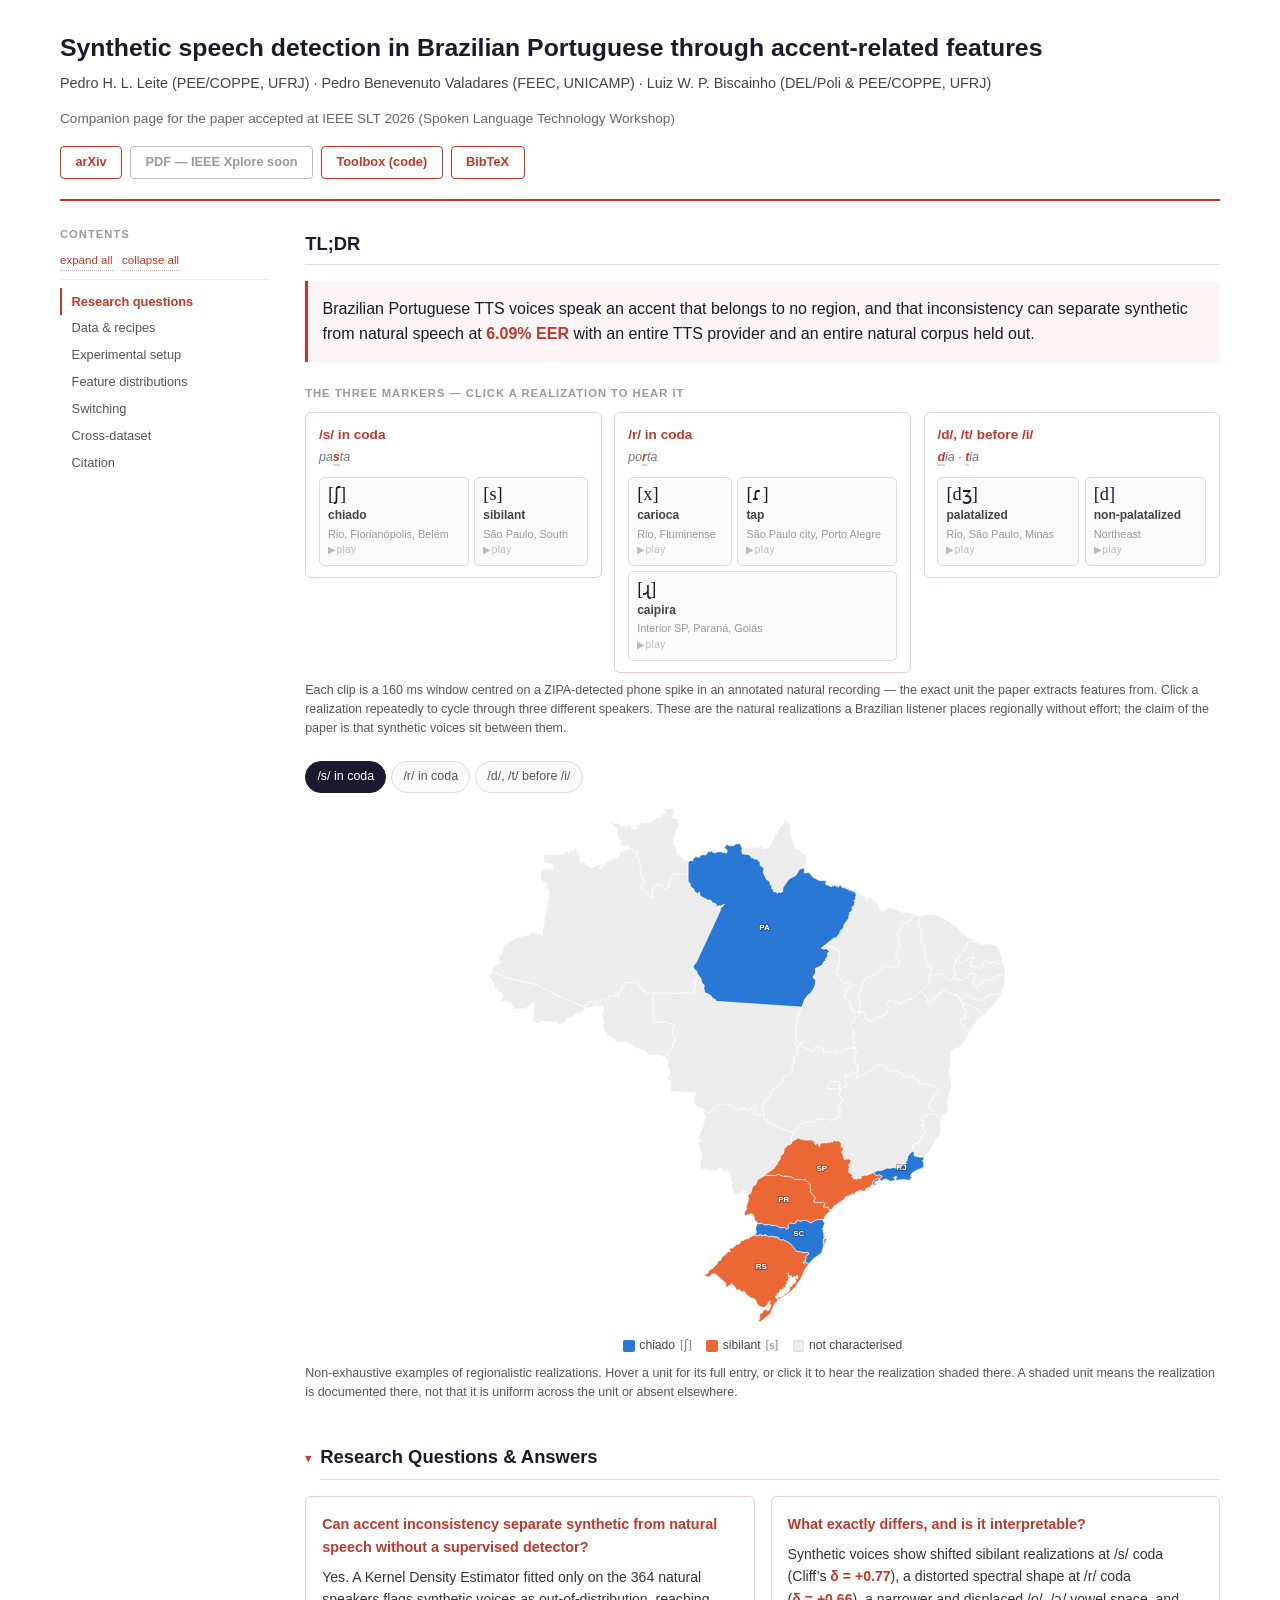
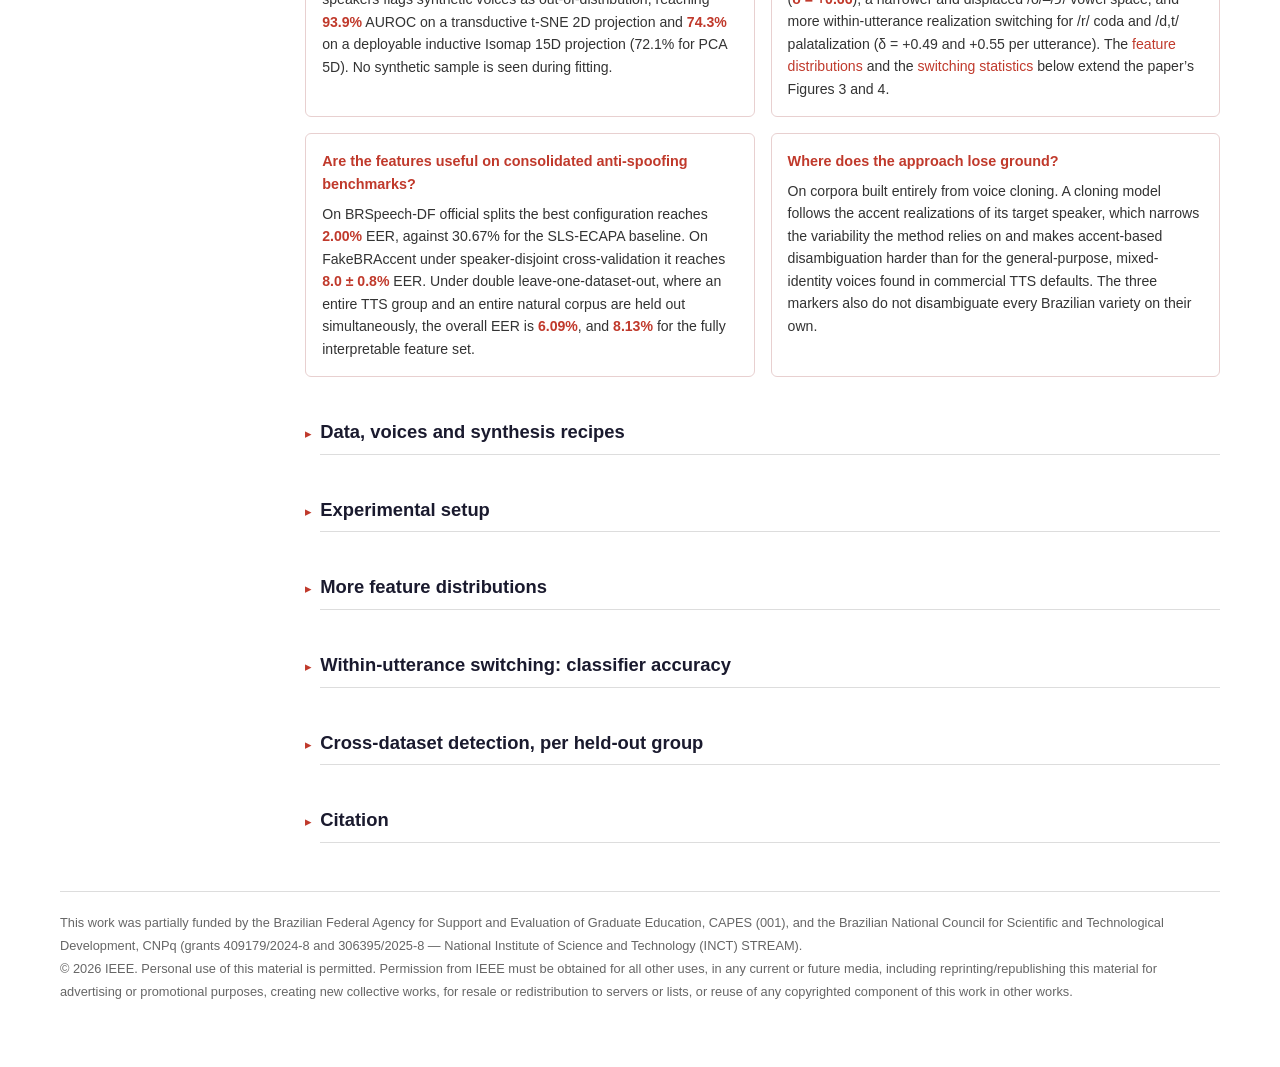
<file: docs/slt2026/index.html>
<!DOCTYPE html>
<html lang="en">
<head>
  <meta charset="utf-8">
  <meta name="viewport" content="width=device-width, initial-scale=1">
  <title>Synthetic speech detection in Brazilian Portuguese | Companion Page</title>
  <meta name="description" content="Companion page for the IEEE SLT 2026 paper: Synthetic speech detection in Brazilian Portuguese through accent-related features.">
  <link rel="stylesheet" href="style.css">
</head>
<body>
<div class="container">

<header>
  <h1>Synthetic speech detection in Brazilian Portuguese through accent-related features</h1>
  <p class="authors">
    Pedro H. L. Leite (PEE/COPPE, UFRJ) &middot;
    Pedro Benevenuto Valadares (FEEC, UNICAMP) &middot;
    Luiz W. P. Biscainho (DEL/Poli &amp; PEE/COPPE, UFRJ)
  </p>
  <p class="subtitle">
    Companion page for the paper accepted at IEEE SLT 2026 (Spoken Language Technology Workshop)
  </p>
  <div class="btn-row">
    <a class="btn" href="https://arxiv.org/abs/2609.23807" target="_blank" rel="noopener">arXiv</a>
    <span class="btn btn-off" title="Link will be added once the proceedings are published">PDF &mdash; IEEE Xplore soon</span>
    <a class="btn" href="https://github.com/pedrohlopes/pt-br-accent-toolbox" target="_blank" rel="noopener">Toolbox (code)</a>
    <a class="btn" href="#citation">BibTeX</a>
  </div>
</header>

<div class="layout">
<aside class="outline"><div class="outline-hd">Contents<span class="fold-all"><button type="button" data-all="open">expand all</button><button type="button" data-all="close">collapse all</button></span></div><nav><ul class="outline-list"><li data-sec="rq"><a href="#rq" data-sec="rq">Research questions</a></li><li data-sec="data"><a href="#data" data-sec="data">Data &amp; recipes</a><ul><li data-sub="synthesis-prompt-texts"><a href="#synthesis-prompt-texts" data-sec="synthesis-prompt-texts">Synthesis prompt texts</a></li></ul></li><li data-sec="setup"><a href="#setup" data-sec="setup">Experimental setup</a></li><li data-sec="distributions"><a href="#distributions" data-sec="distributions">Feature distributions</a><ul><li data-sub="marker-localized-features"><a href="#marker-localized-features" data-sec="marker-localized-features">Marker-localized features</a></li><li data-sub="vowel-spaces-f1-f2-95-ellipses"><a href="#vowel-spaces-f1-f2-95-ellipses" data-sec="vowel-spaces-f1-f2-95-ellipses">Vowel spaces (F1 &times; F2, 95% ellipses)</a></li><li data-sub="effect-size-for-every-feature"><a href="#effect-size-for-every-feature" data-sec="effect-size-for-every-feature">Effect size for every feature</a></li></ul></li><li data-sec="switching"><a href="#switching" data-sec="switching">Switching</a><ul><li data-sub="realization-classifier-accuracy"><a href="#realization-classifier-accuracy" data-sec="realization-classifier-accuracy">Realization-classifier accuracy</a></li></ul></li><li data-sec="crossdataset"><a href="#crossdataset" data-sec="crossdataset">Cross-dataset</a><ul><li data-sub="by-held-out-tts-group"><a href="#by-held-out-tts-group" data-sec="by-held-out-tts-group">By held-out TTS group</a></li><li data-sub="by-held-out-natural-corpus"><a href="#by-held-out-natural-corpus" data-sec="by-held-out-natural-corpus">By held-out natural corpus</a></li><li data-sub="full-grid"><a href="#full-grid" data-sec="full-grid">Full grid</a></li></ul></li><li data-sec="citation"><a href="#citation" data-sec="citation">Citation</a></li></ul></nav></aside>
<main>

<h2 class="tldr-hd" id="tldr">TL;DR</h2>
<div class="overview tldr"><p>Brazilian Portuguese TTS voices speak an accent that belongs to no
region, and that inconsistency can separate synthetic from natural speech at
<strong>6.09% EER</strong> with an entire TTS provider and an entire natural corpus held out.</p></div>

<p class="strip-hd">The three markers &mdash; click a realization to hear it</p>
<div class="markers">

  <div class="marker-card">
    <h4>/s/ in coda</h4>
    <p class="marker-eg">pa<u>s</u>ta</p>
    <div class="chips">
      <button type="button" class="ipa-chip" data-clip="s_coda_chiado">
        <span class="ipa-sym">[&#643;]</span><span class="ipa-name">chiado</span>
        <span class="ipa-reg">Rio, Florian&oacute;polis, Bel&eacute;m</span></button>
      <button type="button" class="ipa-chip" data-clip="s_coda_sibilant">
        <span class="ipa-sym">[s]</span><span class="ipa-name">sibilant</span>
        <span class="ipa-reg">S&atilde;o Paulo, South</span></button>
    </div>
    <div class="nojs-audio">
      <audio controls preload="none" src="audio/s_coda_chiado_1.wav"></audio>
      <audio controls preload="none" src="audio/s_coda_sibilant_1.wav"></audio>
    </div>
  </div>

  <div class="marker-card">
    <h4>/r/ in coda</h4>
    <p class="marker-eg">po<u>r</u>ta</p>
    <div class="chips">
      <button type="button" class="ipa-chip" data-clip="r_coda_carioca">
        <span class="ipa-sym">[x]</span><span class="ipa-name">carioca</span>
        <span class="ipa-reg">Rio, Fluminense</span></button>
      <button type="button" class="ipa-chip" data-clip="r_coda_tap">
        <span class="ipa-sym">[&#638;]</span><span class="ipa-name">tap</span>
        <span class="ipa-reg">S&atilde;o Paulo city, Porto Alegre</span></button>
      <button type="button" class="ipa-chip" data-clip="r_coda_caipira">
        <span class="ipa-sym">[&#635;]</span><span class="ipa-name">caipira</span>
        <span class="ipa-reg">Interior SP, Paran&aacute;, Goi&aacute;s</span></button>
    </div>
    <div class="nojs-audio">
      <audio controls preload="none" src="audio/r_coda_carioca_1.wav"></audio>
      <audio controls preload="none" src="audio/r_coda_tap_1.wav"></audio>
      <audio controls preload="none" src="audio/r_coda_caipira_1.wav"></audio>
    </div>
  </div>

  <div class="marker-card">
    <h4>/d/, /t/ before /i/</h4>
    <p class="marker-eg"><u>d</u>ia &middot; <u>t</u>ia</p>
    <div class="chips">
      <button type="button" class="ipa-chip" data-clip="dt_palat_palatalized">
        <span class="ipa-sym">[d&#658;]</span><span class="ipa-name">palatalized</span>
        <span class="ipa-reg">Rio, S&atilde;o Paulo, Minas</span></button>
      <button type="button" class="ipa-chip" data-clip="dt_palat_non_palatalized">
        <span class="ipa-sym">[d]</span><span class="ipa-name">non-palatalized</span>
        <span class="ipa-reg">Northeast</span></button>
    </div>
    <div class="nojs-audio">
      <audio controls preload="none" src="audio/dt_palat_palatalized_1.wav"></audio>
      <audio controls preload="none" src="audio/dt_palat_non_palatalized_1.wav"></audio>
    </div>
  </div>

</div>
<p class="caption">Each clip is a 160&nbsp;ms window centred on a ZIPA-detected phone spike in an annotated
natural recording &mdash; the exact unit the paper extracts features from. Click a realization repeatedly to
cycle through three different speakers. These are the natural realizations a Brazilian listener places
regionally without effort; the claim of the paper is that synthetic voices sit between them.</p>

<div class="brmap-wrap">
<div class="map-tabs"><button type="button" class="map-tab" data-marker="s">/s/ in coda</button><button type="button" class="map-tab" data-marker="r">/r/ in coda</button><button type="button" class="map-tab" data-marker="dt">/d/, /t/ before /i/</button></div>
<div class="brmap" data-marker="s">
<svg viewBox="0 0 560 526" role="img" aria-label="Map of Brazil shaded by marker realization">
<defs><pattern id="mix" width="6" height="6" patternTransform="rotate(45)" patternUnits="userSpaceOnUse">
<rect width="6" height="6" fill="#eb6834"/><rect width="3" height="6" fill="#1baf7a"/></pattern></defs>
<g class="uf"><path data-s="0" data-r="0" data-dt="0"  d="M11.0,170.3L23.5,175.9L53.7,182.7L75.3,194.0L103.0,206.3L97.5,210.8L92.7,212.1L89.2,215.1L88.8,216.5L86.5,215.6L84.2,216.0L81.8,219.8L77.8,221.8L75.5,222.2L74.9,220.4L66.2,219.4L62.0,220.0L59.4,219.3L54.5,221.3L51.6,219.5L50.4,220.3L50.4,204.8L51.5,204.1L50.7,201.3L52.1,199.6L50.7,199.8L42.6,206.7L29.8,207.2L30.2,204.5L28.6,203.9L28.9,202.1L27.5,200.5L22.8,199.4L16.2,199.4L19.0,196.8L19.9,193.8L17.3,190.1L15.2,188.9L15.4,187.1L12.0,185.4L10.7,181.1L8.9,179.6L10.0,177.9L6.0,175.0L6.9,173.8L6.4,172.2L7.6,172.6L9.8,171.7L8.5,169.1L11.0,170.3Z"><title>Acre (AC) &mdash; /s/ in coda: not characterised &middot; /r/ in coda: not characterised &middot; /d/, /t/ before /i/: not characterised</title></path><path data-s="0" data-r="0" data-dt="2" data-dt-clip="dt_palat_non_palatalized" role="button" tabindex="0" d="M513.5,191.7L517.3,192.5L517.2,193.7L510.5,202.7L502.9,210.8L501.3,213.8L500.5,212.5L499.0,212.6L498.2,210.6L494.5,209.0L493.4,206.9L482.9,202.4L477.4,199.5L477.0,198.3L480.4,195.9L483.3,192.1L484.1,193.9L486.8,193.5L490.2,197.2L491.9,197.1L493.9,199.0L495.0,197.5L498.5,198.5L500.7,196.8L503.5,196.2L502.9,195.3L505.6,192.9L509.2,192.0L509.8,192.9L513.5,191.7Z"><title>Alagoas (AL) &mdash; /s/ in coda: not characterised &middot; /r/ in coda: not characterised &middot; /d/, /t/ before /i/: non-palatalized [d]</title></path><path data-s="0" data-r="0" data-dt="0"  d="M93.8,48.7L94.4,50.7L96.0,51.1L96.8,52.6L96.9,60.1L100.0,59.2L107.1,65.5L110.1,65.4L112.9,63.1L116.7,62.1L117.9,63.8L116.7,65.9L117.3,66.9L118.9,66.1L120.1,63.2L122.0,63.3L123.1,60.2L124.1,60.7L126.9,58.1L127.8,59.3L132.4,55.3L133.0,55.6L132.3,57.1L133.2,57.5L133.6,56.1L136.4,54.1L136.8,50.0L137.7,49.4L142.0,48.9L142.7,47.7L145.2,47.4L145.9,46.3L148.9,46.8L150.5,48.9L154.7,49.9L153.4,54.5L155.6,56.5L158.1,62.6L156.9,68.7L158.1,70.4L158.4,74.2L161.5,79.8L159.9,82.2L160.1,84.0L158.6,85.0L157.5,84.4L157.2,85.4L163.4,90.2L165.3,93.8L168.8,94.3L170.9,96.2L169.0,93.8L170.0,89.4L169.4,87.8L171.0,84.2L174.2,82.8L174.3,82.0L178.2,82.7L180.4,86.8L181.5,87.2L186.2,85.0L185.0,82.2L189.8,72.0L204.9,72.0L205.2,80.0L207.0,81.2L207.4,84.4L210.9,87.1L211.0,89.0L212.4,90.5L214.5,91.6L216.4,90.0L217.2,93.9L224.7,98.1L227.7,98.1L229.3,100.6L233.3,102.1L232.9,104.0L234.1,104.6L236.1,103.6L237.5,104.1L241.7,102.1L236.9,107.4L237.7,107.8L213.2,160.6L210.3,163.7L210.9,166.4L213.9,169.4L214.8,172.3L213.8,173.7L214.0,175.8L211.6,178.7L212.9,182.5L211.2,187.3L210.9,190.1L212.4,190.3L211.4,191.1L169.5,191.3L167.7,189.9L166.1,190.5L165.8,192.1L164.2,192.4L163.5,191.4L162.3,191.4L161.5,188.6L159.5,188.8L159.1,185.9L157.8,185.3L157.0,185.9L154.8,182.0L152.8,180.6L142.6,180.4L140.6,185.0L138.3,185.2L138.6,188.4L137.2,190.2L135.9,190.3L135.6,193.4L126.6,193.9L125.5,194.6L125.3,197.4L123.1,199.7L122.0,199.6L121.2,197.4L118.5,198.2L118.7,200.1L116.6,199.4L114.0,201.7L111.7,199.4L105.9,199.4L106.1,200.6L104.7,202.3L100.6,204.7L75.3,194.0L53.7,182.7L23.5,175.9L8.5,169.1L10.6,164.5L17.2,161.0L17.6,159.9L15.8,156.4L15.9,154.9L19.5,149.9L20.6,143.5L21.5,142.7L23.9,142.0L27.3,138.8L30.5,137.6L33.8,134.9L37.2,134.3L37.4,135.2L38.7,134.0L41.2,134.2L41.9,133.2L46.1,133.2L47.9,130.5L49.6,130.8L50.0,129.8L50.3,130.7L54.3,130.1L54.6,132.0L55.9,132.9L57.1,131.6L58.0,132.8L59.0,132.1L66.5,90.3L66.2,88.6L63.5,85.3L64.3,83.9L63.6,82.1L57.8,77.9L58.0,68.1L61.1,67.9L62.8,66.6L63.7,67.1L65.4,65.7L67.0,67.4L70.2,66.9L69.3,65.8L70.0,63.9L68.2,61.4L62.7,61.2L62.4,60.6L60.6,61.1L60.7,52.8L64.5,51.8L66.6,52.7L82.9,52.6L81.4,51.4L82.2,49.6L83.1,49.3L85.7,51.3L88.0,48.6L89.9,48.8L92.7,45.8L93.6,46.4L93.8,48.7Z"><title>Amazonas (AM) &mdash; /s/ in coda: not characterised &middot; /r/ in coda: not characterised &middot; /d/, /t/ before /i/: not characterised</title></path><path data-s="0" data-r="0" data-dt="0"  d="M306.5,22.6L307.9,24.2L307.7,30.8L308.7,35.3L312.8,47.3L316.2,46.5L318.9,51.7L323.1,53.0L323.4,59.7L320.8,66.2L316.6,67.2L313.2,73.0L306.0,77.0L299.9,85.8L299.6,89.5L298.2,90.7L295.9,90.2L294.8,91.7L294.1,90.5L290.1,89.3L290.4,87.0L288.6,86.7L288.8,83.2L287.3,83.1L286.6,79.4L283.4,77.3L280.2,70.4L281.1,66.4L277.1,63.2L276.9,59.1L275.5,59.5L275.4,57.8L273.9,57.8L274.0,56.9L271.3,57.1L269.2,55.4L268.2,55.8L267.5,53.8L265.3,52.5L259.5,52.0L258.6,48.3L259.3,46.4L257.8,43.5L260.3,43.2L260.6,44.8L263.6,46.3L269.7,46.0L272.4,44.1L272.7,45.0L275.4,45.7L278.1,44.4L279.5,45.5L279.0,46.9L281.2,46.2L283.3,46.9L288.4,42.3L291.3,33.6L293.2,31.9L296.7,25.6L300.3,22.2L301.6,17.1L305.5,20.2L306.5,22.6Z"><title>Amapá (AP) &mdash; /s/ in coda: not characterised &middot; /r/ in coda: not characterised &middot; /d/, /t/ before /i/: not characterised</title></path><path data-s="0" data-r="0" data-dt="2" data-dt-clip="dt_palat_non_palatalized" role="button" tabindex="0" d="M463.1,188.2L463.9,190.1L469.6,191.3L471.3,193.7L472.9,191.7L473.9,192.2L473.7,194.0L476.2,194.3L475.9,195.8L477.4,199.5L480.1,200.5L480.1,206.1L482.3,207.2L483.6,211.5L482.0,212.8L482.6,216.3L480.1,217.2L477.3,216.5L477.1,219.2L480.5,222.9L480.4,225.5L482.6,227.1L486.5,227.6L488.8,226.2L479.5,241.9L475.5,246.0L473.7,246.9L472.0,245.8L467.4,250.4L468.4,255.2L467.0,256.5L467.9,259.1L466.1,269.2L468.8,284.4L466.7,289.5L464.1,301.6L465.2,308.4L459.5,313.7L458.1,317.1L450.8,312.3L450.3,311.5L451.5,310.6L450.8,309.0L445.6,304.7L447.3,297.9L450.1,298.1L450.4,296.8L449.2,296.6L450.1,293.8L451.7,293.8L455.7,287.7L454.9,286.2L451.5,285.0L450.7,283.6L448.8,283.9L447.7,283.0L446.4,283.6L443.0,281.6L442.2,282.2L441.1,281.6L438.7,283.2L436.2,282.8L435.9,279.6L430.0,274.4L426.2,275.5L425.1,274.2L423.9,274.7L421.6,273.8L415.1,269.2L411.9,268.4L407.2,270.6L402.6,268.5L403.9,264.3L398.2,262.9L393.6,264.3L386.8,269.7L385.2,269.7L381.9,272.4L380.4,272.3L378.4,274.5L375.3,274.9L373.7,276.5L373.2,275.6L375.2,272.6L374.0,270.8L375.0,267.0L374.5,265.4L376.0,264.5L371.2,261.1L372.0,260.0L371.2,259.1L371.3,255.7L372.6,254.5L371.6,254.1L371.5,252.3L374.2,250.4L371.2,251.3L370.6,250.7L370.5,248.0L373.2,245.6L370.7,246.0L371.0,241.2L372.7,239.9L371.4,240.0L370.1,238.0L369.5,234.0L372.5,232.2L369.8,231.8L370.6,228.7L373.6,228.7L368.4,227.1L366.6,224.1L371.0,219.1L371.9,215.7L377.0,212.9L378.7,210.6L378.4,209.2L380.0,208.6L382.7,213.1L382.2,215.3L384.6,218.0L388.8,219.4L393.5,215.4L394.5,215.7L396.7,214.4L399.3,215.5L400.7,212.6L402.2,212.8L404.2,208.2L405.5,207.2L404.9,206.0L405.6,205.0L403.9,204.0L403.1,201.2L407.9,197.5L410.6,199.6L414.6,199.4L415.0,200.8L417.3,202.1L417.9,201.0L420.9,200.5L424.2,197.8L429.6,197.2L431.1,194.2L433.4,193.5L435.6,190.2L439.1,190.1L440.3,191.9L441.6,191.8L443.2,195.3L445.0,196.1L443.5,200.0L445.6,200.4L449.4,198.7L450.5,194.8L452.1,195.4L454.3,194.6L455.4,193.1L455.2,191.8L458.1,191.2L457.8,189.5L461.6,187.9L463.1,188.2Z"><title>Bahia (BA) &mdash; /s/ in coda: not characterised &middot; /r/ in coda: not characterised &middot; /d/, /t/ before /i/: non-palatalized [d]</title></path><path data-s="0" data-r="0" data-dt="2" data-dt-clip="dt_palat_non_palatalized" role="button" tabindex="0" d="M453.5,112.8L463.6,117.9L471.3,123.8L473.9,124.3L479.9,131.4L483.1,133.4L485.5,136.4L489.0,137.4L490.0,139.1L484.9,140.3L481.4,147.9L479.0,150.2L479.5,150.9L477.9,153.8L476.1,155.6L474.2,155.6L472.5,158.2L472.2,159.6L473.3,159.9L471.2,163.7L472.0,164.8L470.0,166.5L470.0,167.6L471.3,168.3L471.1,170.1L473.1,171.5L471.5,175.1L467.7,177.6L467.4,178.8L465.7,178.9L465.2,177.2L462.9,176.4L462.8,174.8L458.2,171.7L450.5,173.4L449.6,172.6L446.5,172.8L448.9,165.0L444.1,163.1L441.8,155.0L441.6,143.7L438.9,141.9L437.3,139.6L438.3,136.9L437.4,135.7L439.4,130.4L439.1,128.7L437.2,128.6L437.7,127.4L436.6,125.8L437.4,124.3L436.1,123.9L435.7,122.4L436.7,121.4L435.0,119.8L437.2,116.1L436.3,113.9L447.2,112.1L453.5,112.8Z"><title>Ceará (CE) &mdash; /s/ in coda: not characterised &middot; /r/ in coda: not characterised &middot; /d/, /t/ before /i/: non-palatalized [d]</title></path><path data-s="0" data-r="0" data-dt="0"  d="M357.5,286.7L344.7,286.9L345.8,279.6L356.1,279.6L357.4,280.9L356.6,285.9L357.5,286.7Z"><title>Distrito Federal (DF) &mdash; /s/ in coda: not characterised &middot; /r/ in coda: not characterised &middot; /d/, /t/ before /i/: not characterised</title></path><path data-s="0" data-r="0" data-dt="0"  d="M444.2,350.0L441.2,356.1L439.4,354.9L436.9,355.2L431.1,353.7L431.2,350.4L429.0,348.9L430.1,345.2L429.3,343.8L430.6,341.6L435.6,341.4L436.5,338.2L438.2,337.4L438.4,334.6L440.1,333.2L440.0,332.2L441.3,332.0L441.8,329.8L441.3,327.6L439.7,326.4L440.4,325.4L437.4,323.8L437.5,323.1L441.7,323.3L441.3,321.6L439.9,320.8L440.3,318.6L438.2,318.3L438.5,316.6L439.9,314.7L442.0,314.0L443.6,314.6L442.1,312.2L444.5,312.9L446.8,311.1L450.8,312.3L458.2,316.9L457.1,323.6L457.9,329.8L456.3,334.3L454.0,335.5L451.9,338.2L451.2,341.8L449.9,342.7L448.2,347.3L445.5,350.0L445.3,349.3L444.2,350.0Z"><title>Espírito Santo (ES) &mdash; /s/ in coda: not characterised &middot; /r/ in coda: not characterised &middot; /d/, /t/ before /i/: not characterised</title></path><path data-s="0" data-r="3" data-dt="0" data-r-clip="r_coda_caipira" role="button" tabindex="0" d="M320.0,238.9L318.1,242.5L318.2,244.6L323.2,246.2L330.3,250.3L330.8,247.6L333.6,243.9L335.5,246.1L337.2,244.2L340.5,247.5L340.7,250.9L341.7,248.4L342.6,250.5L346.1,248.6L346.2,250.7L347.6,249.8L348.8,250.8L350.7,250.8L352.6,252.8L353.2,248.1L355.9,250.5L361.8,248.4L364.8,246.3L368.7,246.3L369.2,244.4L369.9,246.6L373.2,245.6L370.5,248.0L371.0,251.3L374.2,250.4L371.5,252.3L371.6,254.1L372.6,254.5L371.3,255.7L371.2,259.1L372.0,260.0L371.2,261.1L376.0,264.5L374.5,265.4L374.6,270.3L373.6,272.2L371.0,272.1L370.5,270.6L368.1,269.1L367.3,270.2L368.1,273.7L366.5,274.2L363.4,273.2L362.5,273.8L362.3,276.1L363.7,277.3L362.2,280.3L363.5,281.2L364.0,284.7L359.7,285.2L357.4,286.7L356.6,284.6L357.4,280.9L356.1,279.6L345.8,279.6L344.7,286.9L357.5,287.0L355.5,292.8L358.3,295.0L359.9,299.1L356.9,301.6L355.7,304.0L354.8,303.7L354.4,305.4L358.0,307.4L356.6,310.3L357.8,313.3L349.0,319.1L344.9,316.9L344.3,317.6L341.0,316.8L337.6,317.6L336.0,316.6L334.2,318.0L332.5,318.0L330.2,321.0L328.2,319.1L324.9,321.0L321.8,320.5L321.0,321.4L318.0,321.7L315.3,324.9L315.0,327.0L313.1,327.6L311.3,329.5L310.9,332.3L307.7,329.8L300.2,327.5L293.3,323.7L291.3,323.5L289.8,321.7L283.6,321.0L283.0,319.7L285.7,317.1L281.2,316.6L280.6,313.6L281.6,312.4L279.4,308.8L279.3,306.4L279.6,303.3L281.8,300.3L282.4,297.5L285.3,296.0L285.9,294.0L287.4,293.2L286.7,290.2L288.5,289.6L288.8,288.1L291.4,287.1L292.4,284.8L297.3,283.9L299.6,279.4L300.3,275.4L301.8,273.9L304.4,272.7L305.7,273.5L307.7,271.9L309.4,266.8L309.2,263.7L310.0,261.4L311.1,261.0L310.6,256.3L314.0,250.8L314.0,247.5L315.1,246.4L315.7,242.9L320.0,238.9Z"><title>Goiás (GO) &mdash; /s/ in coda: not characterised &middot; /r/ in coda: caipira [ɻ] &middot; /d/, /t/ before /i/: not characterised</title></path><path data-s="0" data-r="0" data-dt="2" data-dt-clip="dt_palat_non_palatalized" role="button" tabindex="0" d="M361.1,193.8L362.7,192.0L362.7,188.7L364.1,186.1L367.6,185.0L368.6,181.7L366.8,179.4L361.0,181.5L354.9,173.4L353.8,173.4L355.2,172.5L355.0,171.5L353.0,171.6L351.7,170.3L354.6,167.3L356.6,158.0L355.0,148.2L350.4,146.3L349.9,144.7L346.0,144.7L343.6,143.5L341.3,144.0L340.4,145.7L338.4,145.9L351.1,135.8L353.5,135.5L356.6,131.3L357.4,128.7L360.4,126.2L361.1,122.4L365.8,116.2L365.8,113.4L367.1,112.9L366.0,110.9L369.2,108.8L369.0,104.9L371.0,103.8L372.0,99.6L370.5,98.7L372.7,97.5L372.4,94.9L373.4,93.0L372.7,91.6L375.2,89.2L375.4,91.7L376.8,89.2L375.9,90.9L376.5,90.6L376.6,92.3L377.2,90.8L376.8,92.3L377.4,92.3L378.2,90.4L378.9,90.4L378.1,91.7L379.0,93.1L378.4,93.9L380.3,92.0L380.1,92.7L381.0,92.1L380.6,93.2L381.3,92.5L381.1,94.0L382.5,92.4L381.5,94.3L382.1,95.8L382.0,94.5L382.4,94.1L382.6,95.0L383.7,92.8L384.0,94.2L382.8,95.0L383.0,95.8L384.0,95.1L383.3,98.3L383.8,96.5L384.6,96.8L385.9,94.7L386.2,95.6L386.6,93.4L386.9,95.4L388.7,95.4L390.3,94.1L389.2,96.7L390.3,96.2L390.6,97.3L391.9,95.9L391.6,96.7L392.1,96.0L392.6,96.8L390.7,97.4L390.7,98.5L391.9,98.3L390.4,99.3L393.3,98.4L392.7,99.9L393.6,99.1L393.4,99.9L394.1,99.6L393.2,100.4L394.6,101.1L394.5,103.6L395.9,104.6L396.4,106.2L395.6,107.2L396.8,108.4L400.8,107.0L399.7,107.9L401.6,108.1L401.3,109.3L403.0,106.9L404.4,106.7L406.1,104.7L407.8,106.7L409.2,106.1L411.8,106.7L421.1,111.2L424.4,110.6L426.8,110.9L427.1,111.8L429.7,111.3L429.2,113.3L430.1,114.5L428.2,117.4L425.9,118.4L424.7,120.7L420.9,120.8L418.5,123.9L417.9,126.9L414.4,131.2L414.7,133.1L416.2,134.5L414.9,138.5L416.9,143.7L416.5,145.9L412.9,149.6L413.3,155.2L416.5,158.9L415.3,163.3L414.2,164.4L408.7,165.6L404.8,163.7L400.6,164.5L397.0,169.2L393.6,170.6L392.0,172.8L390.3,172.4L388.9,173.8L381.9,176.5L377.8,188.8L374.8,193.0L376.1,198.5L377.6,200.3L375.4,210.6L374.4,209.5L369.9,209.4L368.2,204.9L366.2,203.6L367.6,201.3L367.3,200.4L366.0,199.2L364.7,199.4L362.6,194.9L360.7,194.8L361.1,193.8Z"><title>Maranhão (MA) &mdash; /s/ in coda: not characterised &middot; /r/ in coda: not characterised &middot; /d/, /t/ before /i/: non-palatalized [d]</title></path><path data-s="0" data-r="0" data-dt="1" data-dt-clip="dt_palat_palatalized" role="button" tabindex="0" d="M398.3,263.1L403.9,264.3L402.6,268.5L407.2,270.6L411.9,268.4L415.1,269.2L421.6,273.8L423.9,274.7L425.1,274.2L426.2,275.5L430.0,274.4L435.9,279.6L436.2,282.8L438.7,283.2L441.1,281.6L442.2,282.2L443.0,281.6L443.7,282.4L444.5,281.8L446.4,283.6L447.7,283.0L448.8,283.9L450.7,283.6L451.5,285.0L454.9,286.2L455.7,287.7L451.7,293.8L450.1,293.8L449.2,296.6L450.4,296.8L450.1,298.1L447.4,297.8L446.3,300.2L446.6,303.1L445.6,304.7L450.8,309.0L451.5,310.6L450.3,311.5L450.8,312.3L446.8,311.1L444.5,312.9L442.1,312.2L443.6,314.6L442.0,314.0L439.9,314.7L438.5,316.6L438.2,318.3L440.3,318.6L439.9,320.8L441.3,321.6L441.7,323.3L437.5,323.1L437.4,323.8L440.4,325.4L439.6,326.0L441.6,328.2L441.3,331.8L440.0,332.2L440.1,333.2L438.4,334.6L438.2,337.4L436.5,338.2L435.6,341.4L430.6,341.6L429.4,343.2L429.9,347.4L427.7,351.2L425.4,351.7L426.4,352.5L424.7,354.4L424.1,358.5L422.6,360.2L423.8,361.5L413.3,366.5L411.0,365.3L406.8,366.4L404.2,366.1L398.0,368.7L395.1,368.6L392.4,370.2L386.7,371.6L382.7,373.8L381.7,373.0L379.1,373.8L379.2,372.9L378.5,372.9L378.8,373.8L377.1,374.8L378.3,374.8L378.5,376.0L377.5,376.5L376.2,376.8L375.9,376.0L372.9,377.4L372.8,376.5L370.2,377.2L370.3,375.3L368.4,374.5L369.6,374.0L369.4,372.4L365.9,370.7L365.2,369.3L366.8,367.0L365.2,366.3L366.6,365.4L365.6,363.1L367.9,360.1L368.0,358.3L366.0,356.8L361.4,357.6L359.7,351.8L358.4,350.6L360.3,347.4L359.5,345.7L357.7,344.8L358.2,341.1L355.4,338.4L353.2,339.5L352.3,338.6L350.2,338.8L349.8,340.5L348.7,339.4L346.9,340.8L345.2,339.3L345.1,340.8L337.5,341.0L336.5,344.7L335.6,344.1L335.3,341.1L334.3,340.9L332.3,342.9L331.1,340.2L331.9,338.5L329.4,338.6L327.9,337.7L323.5,338.2L317.4,337.1L315.8,336.0L308.9,340.0L308.3,335.3L309.9,333.3L309.4,332.1L311.1,332.1L310.5,331.3L311.3,329.5L313.1,327.6L315.0,327.0L315.3,324.9L318.0,321.7L321.0,321.4L321.8,320.5L324.9,321.0L328.2,319.1L330.2,321.0L332.5,318.0L334.2,318.0L336.0,316.6L337.6,317.6L341.0,316.8L344.3,317.6L344.9,316.9L349.0,319.1L357.8,313.3L356.6,310.3L358.0,307.4L357.2,306.3L355.0,306.3L354.5,304.5L359.9,299.1L358.3,295.0L355.5,292.8L357.3,289.2L357.6,286.4L359.7,285.2L364.0,284.7L363.5,281.2L362.2,280.3L363.7,277.3L362.3,276.1L362.6,273.7L368.1,273.7L367.3,270.2L368.5,269.1L370.5,270.6L371.0,272.1L374.7,271.7L375.1,273.5L373.2,275.6L374.0,276.4L375.3,274.9L378.4,274.5L380.4,272.3L381.9,272.4L385.2,269.7L386.8,269.7L393.6,264.3L398.3,263.1Z"><title>Minas Gerais (MG) &mdash; /s/ in coda: not characterised &middot; /r/ in coda: not characterised &middot; /d/, /t/ before /i/: palatalized [dʒ]</title></path><path data-s="0" data-r="0" data-dt="0"  d="M271.0,311.5L273.4,312.7L281.6,313.1L280.6,313.6L281.6,317.1L283.2,316.5L285.7,317.1L283.0,319.7L283.6,321.0L288.7,321.2L295.5,325.5L308.1,330.1L309.9,333.1L308.3,335.3L308.8,340.2L308.0,342.2L304.3,343.6L301.1,347.3L300.7,351.2L297.3,353.9L297.4,356.7L296.1,358.7L294.7,358.9L294.7,361.5L290.3,367.1L274.5,377.8L272.9,382.6L269.6,384.5L267.6,391.4L265.6,392.5L263.6,390.4L260.5,389.1L257.0,391.1L251.6,391.5L250.5,390.8L250.4,387.9L249.1,386.7L249.3,381.0L248.3,380.4L247.4,376.5L248.1,373.9L245.0,369.0L240.2,368.9L237.8,366.2L236.4,366.5L234.6,368.7L233.7,368.1L231.9,369.2L229.9,368.2L224.9,368.3L222.2,367.6L221.7,366.5L219.2,367.2L216.8,366.4L217.8,363.7L217.1,363.2L217.4,361.9L218.2,361.1L217.1,359.0L218.6,356.5L217.7,355.8L218.6,355.0L219.0,351.3L217.6,350.7L218.5,349.8L217.2,349.3L218.5,348.7L217.7,347.6L216.8,348.1L216.7,344.6L214.4,341.2L218.5,338.5L214.9,335.7L219.5,326.2L220.7,325.9L219.7,324.4L222.5,315.7L223.8,315.6L222.3,314.3L219.3,306.8L220.4,306.5L220.8,308.8L223.9,311.3L229.2,309.0L233.3,303.5L237.2,303.7L241.5,301.6L247.7,303.8L249.3,305.7L254.5,308.0L258.0,307.6L261.7,305.5L265.4,308.1L268.3,307.5L268.8,305.8L273.2,302.4L273.2,308.1L270.8,309.2L269.9,311.0L271.0,311.5Z"><title>Mato Grosso do Sul (MS) &mdash; /s/ in coda: not characterised &middot; /r/ in coda: not characterised &middot; /d/, /t/ before /i/: not characterised</title></path><path data-s="0" data-r="0" data-dt="0"  d="M185.5,250.6L186.6,247.7L189.2,245.3L189.4,241.6L193.3,238.0L191.7,236.7L190.5,232.4L188.9,231.4L188.8,228.1L191.3,225.6L190.6,221.9L186.3,221.1L185.7,221.8L184.2,220.2L169.9,220.2L170.9,217.7L171.0,212.7L169.2,209.2L170.4,205.3L169.6,203.4L170.8,202.3L168.8,197.5L170.2,197.2L169.8,195.2L171.0,192.9L169.5,191.3L211.2,191.3L212.4,190.3L210.9,190.1L212.9,182.5L211.6,178.7L214.0,175.8L213.8,173.7L214.8,172.2L217.0,174.7L218.9,180.5L221.4,183.6L220.8,186.3L222.0,190.8L227.3,193.1L229.3,195.3L229.1,196.4L232.2,197.2L233.0,199.3L319.1,205.1L314.1,215.9L314.0,221.2L312.3,226.1L312.3,227.4L313.4,228.3L312.5,230.1L313.6,232.0L313.0,236.2L313.9,239.2L312.7,241.5L313.8,244.3L315.4,245.2L314.0,247.5L314.0,250.8L310.6,256.3L311.1,261.0L310.0,261.4L309.2,263.7L309.4,266.8L307.7,271.9L305.7,273.5L304.4,272.7L301.8,273.9L300.3,275.4L299.6,279.4L297.3,283.9L292.4,284.8L291.4,287.1L288.8,288.1L288.5,289.6L286.7,290.2L286.6,291.4L287.7,292.3L287.3,293.5L285.9,294.0L285.3,296.0L282.4,297.5L281.8,300.3L279.6,303.3L279.3,308.5L281.6,313.1L273.4,312.7L270.0,311.5L271.2,308.6L273.2,308.1L273.2,302.4L268.8,305.8L268.2,307.5L264.9,308.1L263.0,305.8L261.7,305.5L258.0,307.6L254.5,308.0L249.3,305.7L247.7,303.8L241.5,301.6L237.2,303.7L233.3,303.5L229.2,309.0L223.9,311.3L220.8,308.8L220.2,306.4L218.2,305.3L216.1,305.9L211.4,301.8L210.5,295.5L212.3,292.7L212.4,289.7L211.0,290.4L188.0,289.7L187.2,279.3L182.9,274.5L187.1,274.3L186.7,268.0L183.8,262.3L185.3,259.7L183.8,258.0L184.2,257.2L180.9,255.7L185.2,252.7L185.5,250.6Z"><title>Mato Grosso (MT) &mdash; /s/ in coda: not characterised &middot; /r/ in coda: not characterised &middot; /d/, /t/ before /i/: not characterised</title></path><path data-s="1" data-r="0" data-dt="0" data-s-clip="s_coda_chiado" role="button" tabindex="0" d="M362.2,85.1L362.1,86.8L363.6,85.1L363.5,86.8L364.0,86.3L364.3,87.3L364.6,86.2L364.9,87.6L366.3,85.8L365.8,88.3L367.1,88.3L367.5,87.3L367.7,88.3L369.1,86.7L368.1,88.3L369.1,89.5L369.6,88.4L370.7,89.7L371.2,87.5L372.2,87.2L371.1,90.9L372.5,88.5L372.5,90.7L373.8,88.9L372.6,92.3L373.4,93.0L372.4,94.9L372.7,97.5L370.5,98.7L372.0,99.6L371.0,103.8L369.0,104.9L369.2,108.8L366.0,110.9L367.1,112.9L365.8,113.4L365.8,116.2L361.1,122.4L360.4,126.2L357.4,128.7L356.6,131.3L353.9,135.0L352.6,136.1L351.1,135.8L338.4,145.9L340.6,146.9L343.3,146.5L346.6,149.2L346.1,150.6L344.5,151.3L345.3,153.8L344.0,154.5L344.5,155.8L342.7,156.8L343.3,159.5L341.8,159.1L340.3,160.4L339.6,163.2L332.4,166.7L332.8,170.7L330.2,174.8L331.0,176.6L333.2,178.2L332.4,183.4L327.4,191.9L325.4,192.8L321.5,197.8L319.1,205.1L233.1,199.3L232.2,197.2L229.1,196.4L229.3,195.3L227.3,193.1L222.0,190.8L220.8,186.3L221.4,183.6L218.9,180.5L218.0,176.5L214.4,171.8L213.9,169.4L210.9,166.4L210.3,163.7L213.2,160.6L237.7,107.8L236.9,107.4L241.7,102.1L237.5,104.1L236.1,103.6L234.1,104.6L232.9,104.0L233.3,102.1L229.3,100.6L227.7,98.1L224.7,98.1L217.2,93.9L216.4,90.0L214.5,91.6L211.0,89.0L210.9,87.1L207.4,84.4L207.1,81.3L205.2,80.0L204.9,59.3L205.8,60.0L207.4,58.4L210.1,58.7L209.9,56.2L211.6,56.1L212.4,54.4L216.6,55.6L216.8,53.6L219.6,52.7L222.7,53.0L225.8,49.1L226.8,49.9L228.7,48.7L229.6,50.2L232.6,51.0L233.5,50.1L237.1,49.7L243.6,51.1L244.3,48.5L241.2,45.6L241.8,44.2L242.7,44.6L243.3,42.1L246.7,43.8L251.1,43.6L252.0,42.3L256.8,41.4L259.3,46.4L258.6,48.3L259.5,52.0L265.3,52.5L267.5,53.8L268.2,55.8L269.2,55.4L271.3,57.1L274.0,56.9L273.9,57.8L275.4,57.8L275.5,59.5L276.9,59.1L277.1,63.2L281.1,66.4L280.2,70.4L283.4,77.3L286.6,79.4L287.3,83.1L288.8,83.2L288.6,86.7L290.4,87.0L290.1,89.3L294.1,90.5L294.4,91.6L295.9,90.2L298.2,90.7L299.6,89.5L299.9,85.8L306.0,77.0L313.2,73.0L316.3,67.5L320.0,66.1L320.8,66.2L321.5,67.9L321.2,71.0L326.3,70.6L330.0,75.2L336.1,78.4L343.0,78.8L343.2,80.2L342.2,82.0L348.5,84.7L349.7,82.7L350.5,84.4L350.8,82.8L351.4,83.8L352.3,82.5L353.3,84.7L354.4,83.4L355.1,85.5L355.7,83.2L355.9,84.1L357.3,83.3L358.8,83.8L358.3,84.7L359.4,84.2L359.3,85.7L360.4,84.2L360.8,86.1L361.0,85.0L362.2,85.1Z"><title>Pará (PA) &mdash; /s/ in coda: chiado [ʃ] &middot; /r/ in coda: not characterised &middot; /d/, /t/ before /i/: not characterised</title></path><path data-s="0" data-r="0" data-dt="2" data-dt-clip="dt_palat_non_palatalized" role="button" tabindex="0" d="M490.3,154.9L491.2,156.5L488.3,159.0L486.9,163.8L489.6,163.6L490.2,165.3L493.3,163.8L493.9,164.9L495.5,164.1L496.8,165.5L497.0,167.4L499.8,165.2L499.6,162.4L500.7,162.7L499.5,160.4L501.3,158.3L502.8,158.5L503.2,160.2L505.4,159.8L506.8,160.9L511.0,160.3L517.4,161.8L520.0,160.9L522.4,169.7L521.9,174.9L520.2,174.7L518.6,172.9L513.3,173.5L512.6,176.3L506.5,178.4L503.6,177.7L503.0,178.6L500.9,178.4L500.6,179.7L498.4,180.1L498.2,182.3L493.4,184.8L491.1,183.0L490.7,180.3L488.6,180.5L491.3,177.9L491.1,175.3L493.5,174.0L492.9,172.8L490.2,171.3L486.7,172.5L483.6,176.3L482.0,176.3L479.1,178.6L478.0,177.9L476.3,178.6L475.4,176.6L472.3,177.6L470.7,175.7L473.1,171.5L471.1,170.1L471.3,168.3L470.0,167.6L470.0,166.5L472.0,164.8L471.2,163.7L473.3,159.9L472.2,159.6L474.1,158.8L473.7,159.7L478.6,161.3L483.3,158.3L483.4,157.0L490.3,154.9Z"><title>Paraíba (PB) &mdash; /s/ in coda: not characterised &middot; /r/ in coda: not characterised &middot; /d/, /t/ before /i/: non-palatalized [d]</title></path><path data-s="0" data-r="0" data-dt="2" data-dt-clip="dt_palat_non_palatalized" role="button" tabindex="0" d="M491.0,171.7L493.5,174.0L491.1,175.3L491.3,177.9L488.6,180.5L490.7,180.3L491.1,183.0L493.4,184.8L498.2,182.3L498.4,180.1L500.6,179.7L500.9,178.4L503.0,178.6L503.6,177.7L506.5,178.4L512.6,176.3L513.3,173.5L518.6,172.9L520.2,174.7L521.7,174.8L521.8,180.9L517.6,192.8L513.5,191.6L509.8,192.9L509.3,192.0L507.8,192.1L504.8,193.4L505.0,194.2L502.9,195.3L503.5,196.2L500.7,196.8L498.5,198.5L495.0,197.5L493.9,199.0L491.9,197.1L490.2,197.2L486.8,193.5L484.1,193.9L483.3,192.1L480.4,195.9L477.0,198.3L476.2,194.3L473.7,194.0L473.8,192.0L472.6,191.8L471.7,193.8L469.6,191.3L464.0,190.2L463.2,188.3L461.9,187.8L457.8,189.5L457.8,191.3L455.2,191.8L455.4,193.1L454.3,194.6L452.1,195.4L450.5,194.8L449.4,198.7L445.6,200.4L443.5,200.0L445.0,196.1L443.0,195.0L441.6,191.8L440.3,191.9L439.1,190.1L435.9,190.1L440.6,186.1L441.6,186.7L442.0,185.5L442.7,185.8L443.5,184.2L446.0,182.6L446.6,178.7L444.9,177.7L445.3,175.6L444.4,173.9L446.5,172.8L449.6,172.6L450.5,173.4L458.2,171.7L462.8,174.8L462.9,176.4L465.2,177.2L465.7,178.9L467.4,178.8L467.7,177.6L470.7,175.8L472.3,177.6L475.4,176.6L476.3,178.6L478.0,177.9L479.1,178.6L482.0,176.3L483.6,176.3L486.7,172.5L489.7,171.3L491.0,171.7Z"><title>Pernambuco (PE) &mdash; /s/ in coda: not characterised &middot; /r/ in coda: not characterised &middot; /d/, /t/ before /i/: non-palatalized [d]</title></path><path data-s="0" data-r="0" data-dt="2" data-dt-clip="dt_palat_non_palatalized" role="button" tabindex="0" d="M430.9,112.4L432.8,113.7L436.3,113.9L437.2,115.0L435.0,119.8L436.7,121.4L435.7,122.4L436.1,123.9L437.4,124.3L436.6,125.8L437.7,127.4L437.2,128.6L439.1,128.7L439.4,130.4L437.4,135.7L438.3,136.9L437.3,139.6L438.9,141.9L441.6,143.7L441.8,155.0L444.1,163.1L448.9,165.0L446.5,172.8L444.4,173.9L445.3,175.6L444.9,177.7L446.6,178.7L446.0,182.6L441.6,186.7L440.6,186.1L437.7,189.3L435.6,190.2L433.4,193.5L431.1,194.2L429.6,197.2L424.2,197.8L420.9,200.5L417.9,201.0L417.3,202.1L415.0,200.8L414.6,199.4L410.6,199.6L407.9,197.5L403.1,201.2L403.9,204.0L405.6,205.0L404.9,206.0L405.5,207.2L404.2,208.2L402.2,212.8L400.7,212.6L399.4,215.5L396.7,214.4L394.5,215.7L393.5,215.4L388.8,219.4L384.6,218.0L382.2,215.3L382.7,213.1L380.3,208.8L378.3,209.2L377.4,210.7L375.3,210.0L376.3,208.6L377.6,200.3L376.1,198.5L374.8,193.0L377.8,188.8L381.4,177.5L383.4,175.3L388.9,173.8L390.3,172.4L392.0,172.8L393.6,170.6L397.0,169.2L400.4,164.6L404.8,163.7L408.7,165.6L414.2,164.4L415.3,163.3L416.5,158.9L413.3,155.2L412.9,149.6L416.5,145.9L416.9,143.7L414.9,138.5L416.2,134.5L414.7,133.1L414.4,131.2L417.9,126.9L418.5,123.9L420.9,120.8L424.7,120.7L425.6,118.7L427.4,118.1L429.7,115.3L429.4,112.0L430.9,112.4Z"><title>Piauí (PI) &mdash; /s/ in coda: not characterised &middot; /r/ in coda: not characterised &middot; /d/, /t/ before /i/: non-palatalized [d]</title></path><path data-s="2" data-r="3" data-dt="0" data-s-clip="s_coda_sibilant" data-r-clip="r_coda_caipira" role="button" tabindex="0" d="M294.8,372.3L301.5,374.4L305.4,374.1L310.3,375.7L312.3,377.9L313.3,377.0L319.6,377.8L322.2,377.1L323.2,379.1L325.6,379.8L327.7,384.0L326.9,385.2L328.0,387.7L327.2,389.6L332.6,396.1L331.0,398.9L331.2,400.4L340.7,400.4L341.8,401.3L340.5,404.8L341.1,405.9L343.0,404.5L344.0,405.7L345.1,404.5L345.9,407.4L348.1,407.8L342.6,413.4L340.6,417.6L332.9,418.0L327.9,421.1L322.8,418.1L322.4,418.7L319.8,418.3L319.6,419.0L318.7,418.3L317.8,419.7L314.5,418.0L312.6,421.2L310.2,421.7L307.8,420.9L305.7,422.2L304.9,423.5L305.9,426.0L303.4,427.4L302.1,425.6L297.4,425.8L293.2,423.8L287.8,423.4L286.0,422.4L281.3,423.1L278.8,421.2L275.2,421.8L271.5,417.6L270.8,413.0L268.3,412.1L268.0,412.9L268.0,411.3L266.6,411.9L267.0,412.5L264.4,412.6L263.7,413.9L261.5,412.6L261.2,410.7L263.7,406.9L263.5,404.1L265.9,396.4L264.8,393.3L268.0,390.9L269.6,384.5L272.9,382.6L274.5,377.8L282.9,372.8L286.4,373.5L288.0,372.7L289.1,373.6L292.4,373.3L292.7,374.1L294.0,372.1L294.8,372.3Z"><title>Paraná (PR) &mdash; /s/ in coda: sibilant [s] &middot; /r/ in coda: caipira [ɻ] &middot; /d/, /t/ before /i/: not characterised</title></path><path data-s="1" data-r="1" data-dt="1" data-s-clip="s_coda_chiado" data-r-clip="r_coda_carioca" data-dt-clip="dt_palat_palatalized" role="button" tabindex="0" d="M394.3,382.3L391.5,383.3L389.5,381.7L390.5,378.4L394.6,376.4L397.5,376.2L399.0,374.2L396.0,372.8L394.4,373.7L392.7,373.3L390.6,370.3L395.4,368.6L398.0,368.7L404.2,366.1L406.8,366.4L411.0,365.3L413.3,366.5L423.8,361.5L422.6,360.2L424.1,358.5L424.7,354.4L426.4,352.5L425.4,351.7L427.7,351.2L429.1,349.0L431.2,350.4L431.1,353.7L436.9,355.2L439.4,354.9L441.2,356.1L439.6,358.9L440.5,360.1L440.8,365.2L431.5,369.2L427.9,372.3L427.6,374.7L429.2,375.2L427.0,377.2L427.2,378.4L420.6,377.5L413.6,378.2L412.5,377.6L413.9,375.0L413.1,374.2L410.4,375.8L412.2,377.3L411.9,378.2L407.0,379.4L404.9,379.2L406.6,379.0L403.2,377.1L400.5,377.6L398.5,379.1L397.8,378.4L396.4,378.7L396.8,377.5L395.6,377.6L395.4,378.7L392.0,379.5L391.7,381.5L392.6,380.9L392.4,382.3L393.7,381.4L394.3,382.3Z"><title>Rio de Janeiro (RJ) &mdash; /s/ in coda: chiado [ʃ] &middot; /r/ in coda: carioca [x] &middot; /d/, /t/ before /i/: palatalized [dʒ]</title></path><path data-s="0" data-r="0" data-dt="2" data-dt-clip="dt_palat_non_palatalized" role="button" tabindex="0" d="M491.3,140.5L493.8,140.2L497.4,142.5L506.8,141.9L513.2,143.4L516.2,147.6L520.0,160.9L517.4,161.8L511.0,160.3L506.8,160.9L505.4,159.8L503.2,160.2L502.8,158.5L501.3,158.3L499.5,160.4L500.7,162.7L499.6,162.4L499.8,165.2L497.0,167.4L496.8,165.5L495.5,164.1L493.9,164.9L493.3,163.8L490.2,165.3L489.6,163.6L486.9,163.8L486.9,161.7L488.1,161.2L488.5,158.7L491.1,156.7L491.0,155.1L483.4,157.0L483.3,158.3L478.6,161.3L473.7,159.7L474.1,158.8L472.5,159.0L474.2,155.6L476.5,155.4L478.5,153.0L479.5,150.9L479.0,150.2L481.4,147.9L484.9,140.3L490.0,139.1L491.3,140.5Z"><title>Rio Grande do Norte (RN) &mdash; /s/ in coda: not characterised &middot; /r/ in coda: not characterised &middot; /d/, /t/ before /i/: non-palatalized [d]</title></path><path data-s="0" data-r="0" data-dt="0"  d="M105.2,205.5L103.6,205.9L100.6,204.7L104.7,202.3L106.1,200.6L105.9,199.4L111.7,199.4L114.0,201.7L116.6,199.4L118.7,200.1L118.5,198.2L121.2,197.4L122.0,199.6L123.1,199.7L125.3,197.4L125.5,194.6L126.6,193.9L135.7,193.4L135.7,190.6L137.2,190.2L138.6,188.4L138.3,185.2L140.6,185.0L142.6,180.4L152.5,180.5L154.8,182.0L157.0,185.9L157.8,185.3L159.1,185.9L159.5,188.8L161.5,188.6L162.3,191.4L165.2,192.3L166.1,190.5L167.7,189.9L171.0,192.9L169.8,195.2L170.2,197.2L168.8,197.5L170.8,202.3L169.6,203.4L170.4,205.3L169.2,209.2L171.0,212.7L170.9,217.7L169.9,220.2L184.2,220.2L185.7,221.8L186.3,221.1L190.5,221.8L191.3,225.6L188.8,228.1L188.9,231.4L190.5,232.4L191.7,236.7L193.3,238.0L189.4,241.6L189.3,245.1L186.6,247.7L185.2,252.7L182.0,254.2L181.0,255.8L176.9,253.1L166.1,253.9L161.7,248.2L158.8,248.5L155.4,246.2L153.7,246.8L152.2,244.8L150.7,244.5L148.7,241.6L146.9,242.5L140.4,239.1L138.2,240.5L134.6,239.5L133.8,240.1L131.0,238.3L130.9,236.5L128.2,235.8L128.3,234.7L127.6,235.6L127.5,234.8L126.6,235.1L126.6,233.7L124.0,233.4L123.3,229.7L122.0,230.3L121.0,229.6L121.6,227.3L120.4,226.9L120.6,224.6L119.7,223.6L121.1,220.2L118.8,213.5L120.6,210.1L120.1,206.6L120.7,205.1L119.5,203.2L118.6,202.8L117.1,205.1L114.2,203.7L114.0,204.4L112.3,203.9L105.2,205.5Z"><title>Rondônia (RO) &mdash; /s/ in coda: not characterised &middot; /r/ in coda: not characterised &middot; /d/, /t/ before /i/: not characterised</title></path><path data-s="0" data-r="0" data-dt="0"  d="M191.4,34.0L190.4,40.0L191.7,44.3L194.0,45.4L193.6,50.9L194.7,50.8L194.4,52.3L196.4,52.8L200.1,57.1L205.0,58.8L204.9,72.0L189.8,72.0L185.0,82.2L186.3,84.8L184.0,85.6L183.3,87.0L180.4,86.8L178.2,82.7L176.0,82.0L174.3,82.0L174.1,82.9L171.5,83.8L170.0,85.4L168.8,92.6L170.8,96.3L168.8,94.3L165.3,93.8L163.4,90.2L157.2,85.4L157.5,84.4L158.6,85.0L160.1,84.0L159.9,82.2L161.5,79.8L158.4,74.2L158.1,70.4L156.9,68.7L156.9,66.3L157.9,65.1L157.7,61.1L157.0,61.1L155.6,56.5L153.4,54.5L154.7,49.9L150.5,48.9L148.9,46.8L146.0,46.5L145.4,43.3L141.4,44.1L136.9,42.5L137.7,38.9L134.5,34.4L134.2,30.5L135.2,28.5L133.8,26.7L131.2,25.5L126.7,19.5L128.4,19.4L130.2,21.4L135.4,21.1L138.1,24.5L139.5,23.4L141.8,24.0L141.8,22.5L144.2,24.8L145.1,23.0L148.1,23.4L147.8,24.9L149.4,25.5L151.3,27.9L153.0,26.2L154.3,26.8L153.6,24.1L154.1,22.3L156.6,22.5L156.7,21.3L158.2,20.3L162.0,21.8L164.2,20.4L164.9,21.4L166.9,19.5L169.8,19.4L170.4,17.4L173.3,16.7L172.9,15.7L177.2,15.9L178.4,13.3L180.5,12.7L182.5,10.5L180.8,6.7L184.6,7.2L187.5,6.0L190.3,8.5L190.4,9.7L189.9,13.5L188.2,16.0L193.0,16.6L194.6,17.8L193.9,20.3L195.4,21.0L194.9,21.8L196.7,23.5L194.7,26.6L192.1,28.3L192.8,31.2L191.4,34.0Z"><title>Roraima (RR) &mdash; /s/ in coda: not characterised &middot; /r/ in coda: not characterised &middot; /d/, /t/ before /i/: not characterised</title></path><path data-s="2" data-r="2" data-dt="0" data-s-clip="s_coda_sibilant" data-r-clip="r_coda_tap" role="button" tabindex="0" d="M295.1,491.4L294.2,491.1L294.8,492.7L293.0,493.4L292.3,495.0L294.8,497.4L294.4,499.1L291.6,501.7L287.4,511.7L277.0,520.0L275.5,518.2L275.8,517.2L276.6,517.7L276.8,512.2L278.3,510.9L279.1,511.5L280.9,507.4L281.6,507.9L282.7,506.7L283.9,508.7L285.8,508.3L288.0,503.9L286.6,501.2L287.5,498.9L286.0,499.2L285.2,500.5L284.9,501.5L286.1,502.1L283.1,503.4L281.5,505.6L277.4,504.7L274.0,502.0L272.7,498.0L269.7,495.9L268.0,496.0L263.4,492.4L261.6,489.8L258.3,489.6L256.1,487.3L255.2,488.2L253.0,487.2L251.6,484.3L248.6,481.6L244.7,484.7L242.9,484.9L242.7,481.0L232.4,472.0L228.9,471.8L226.9,474.5L222.9,474.4L221.4,473.1L225.3,470.7L226.2,468.2L230.2,465.9L233.7,462.2L235.2,459.0L237.5,458.4L239.3,454.7L243.0,452.2L242.9,451.0L244.5,450.6L244.7,449.0L246.9,449.9L247.4,448.7L246.0,447.5L248.2,445.8L248.8,446.4L250.3,445.6L253.6,442.4L255.8,442.4L255.1,441.4L257.0,441.3L258.6,438.1L260.4,438.7L261.6,437.1L262.4,437.8L263.9,436.4L265.6,437.0L267.1,434.5L268.3,435.0L271.0,432.8L273.7,433.2L274.1,434.0L276.0,433.8L275.8,432.9L277.6,432.3L278.6,432.9L278.4,434.0L281.6,433.2L282.1,432.2L282.8,434.0L283.2,433.2L286.5,434.8L289.8,434.0L290.7,435.1L292.3,434.5L292.9,435.5L293.5,434.7L296.3,436.1L295.6,436.4L297.1,438.0L300.5,437.6L301.4,438.8L302.4,438.5L303.2,439.7L303.8,439.3L307.8,442.1L313.8,449.4L318.8,449.9L320.0,450.8L320.4,449.9L320.7,450.7L325.1,450.3L326.1,452.4L322.9,453.9L323.1,457.2L321.9,458.4L322.6,458.6L319.8,460.7L321.5,462.1L320.5,460.9L322.7,460.1L325.8,461.7L321.8,467.6L317.6,477.2L311.9,485.3L305.6,491.3L297.2,496.4L294.6,499.0L295.5,496.2L294.4,494.8L297.6,495.2L298.5,494.4L297.5,494.3L300.1,494.0L302.4,491.3L303.1,492.0L303.2,490.1L304.1,490.8L305.7,489.8L306.8,487.5L306.6,484.7L309.1,484.3L309.3,482.4L312.8,480.5L312.4,475.5L313.8,475.8L313.8,474.9L314.2,475.9L313.4,476.5L314.5,477.0L315.0,474.2L314.2,473.2L313.4,473.3L313.2,474.5L309.9,475.0L309.8,476.4L308.1,475.8L308.5,474.2L305.6,473.1L305.8,471.2L305.0,470.6L305.0,474.6L307.6,475.7L307.0,476.8L306.5,476.0L305.5,476.8L305.0,480.5L304.7,479.2L303.8,479.3L304.0,482.1L302.3,482.7L303.1,485.0L300.7,485.6L300.7,487.3L296.8,487.9L295.3,493.0L295.1,491.4Z"><title>Rio Grande do Sul (RS) &mdash; /s/ in coda: sibilant [s] &middot; /r/ in coda: tap [ɾ] &middot; /d/, /t/ before /i/: not characterised</title></path><path data-s="1" data-r="0" data-dt="0" data-s-clip="s_coda_chiado" role="button" tabindex="0" d="M273.0,425.3L274.0,421.3L276.0,421.9L278.8,421.2L281.3,423.1L286.0,422.4L287.8,423.4L293.2,423.8L297.4,425.8L302.1,425.6L303.4,427.4L305.9,426.0L304.9,423.5L305.7,422.2L307.8,420.9L310.2,421.7L312.6,421.2L314.5,418.0L317.8,419.7L318.7,418.3L319.6,419.0L319.8,418.3L322.4,418.7L322.8,418.1L327.9,421.1L332.9,418.0L339.9,417.4L340.7,420.1L341.9,420.8L339.4,427.5L340.7,428.3L339.9,429.8L340.9,431.2L340.4,432.8L342.2,433.0L340.3,434.4L341.5,435.5L339.9,437.5L340.9,439.0L339.9,439.6L340.8,442.8L338.6,451.0L331.4,455.9L325.8,461.7L322.5,460.1L320.5,460.9L321.2,462.0L320.0,460.1L320.8,460.6L320.7,459.6L322.5,459.0L322.8,458.2L321.9,458.4L323.1,457.2L322.9,453.9L323.7,454.1L324.9,452.3L326.1,452.5L325.1,450.3L320.7,450.7L320.4,449.9L320.0,450.8L318.8,449.9L313.8,449.4L307.8,442.1L303.8,439.3L303.2,439.7L302.4,438.5L301.4,438.8L300.5,437.6L297.1,438.0L295.6,436.4L296.3,436.1L293.5,434.7L292.9,435.5L292.3,434.5L290.7,435.1L289.8,434.0L286.5,434.8L283.2,433.2L282.8,434.0L282.1,432.2L281.6,433.2L278.4,434.0L278.6,432.9L277.6,432.3L275.8,432.9L276.0,433.8L271.5,433.3L273.7,430.3L272.6,427.3L273.0,425.3ZM343.0,436.2L343.6,437.0L342.1,441.2L340.9,442.1L341.2,437.2L343.0,436.2Z"><title>Santa Catarina (SC) &mdash; /s/ in coda: chiado [ʃ] &middot; /r/ in coda: not characterised &middot; /d/, /t/ before /i/: not characterised</title></path><path data-s="0" data-r="0" data-dt="2" data-dt-clip="dt_palat_non_palatalized" role="button" tabindex="0" d="M480.6,201.0L493.4,206.9L494.5,209.0L498.2,210.6L499.0,212.6L500.5,212.5L501.3,213.7L495.2,217.0L488.9,226.2L486.5,227.6L484.1,227.7L480.4,225.5L480.5,222.9L479.2,222.4L476.9,218.7L477.3,216.5L480.1,217.2L482.6,216.3L482.0,212.8L483.6,211.5L482.3,207.2L480.1,206.1L479.6,201.5L480.6,201.0Z"><title>Sergipe (SE) &mdash; /s/ in coda: not characterised &middot; /r/ in coda: not characterised &middot; /d/, /t/ before /i/: non-palatalized [d]</title></path><path data-s="2" data-r="mixed" data-dt="1" data-s-clip="s_coda_sibilant" data-r-clip="r_coda_tap,r_coda_caipira" data-dt-clip="dt_palat_palatalized" role="button" tabindex="0" d="M372.9,389.7L372.3,391.5L370.9,392.2L369.7,391.2L369.5,392.0L362.3,395.3L361.4,397.0L350.5,404.4L349.5,406.8L347.1,408.9L348.1,407.8L345.9,407.4L345.1,404.5L344.0,405.7L343.0,404.5L341.4,406.1L340.7,405.4L341.8,401.3L340.7,400.4L331.2,400.4L331.0,398.9L332.6,396.1L327.2,389.6L328.0,387.7L326.9,385.2L327.7,384.0L326.3,380.6L323.2,379.1L322.2,377.1L319.6,377.8L313.3,377.0L312.3,377.9L310.3,375.7L305.4,374.1L299.4,374.1L294.3,372.0L292.7,374.1L292.4,373.3L289.1,373.6L288.0,372.7L286.4,373.5L282.9,372.8L281.4,373.9L281.1,373.1L290.3,367.1L294.7,361.5L294.7,358.9L296.1,358.7L297.4,356.7L297.3,353.9L300.7,351.2L301.1,347.3L304.3,343.6L308.0,342.2L309.3,339.4L314.4,336.5L315.8,336.0L317.4,337.1L323.5,338.2L327.9,337.7L329.4,338.6L331.7,338.4L331.1,340.2L332.1,342.7L332.8,343.0L334.3,340.9L335.3,341.1L335.6,344.1L336.5,344.7L337.5,341.0L345.1,340.8L345.2,339.3L346.9,340.8L348.7,339.4L349.8,340.5L350.2,338.8L352.3,338.6L353.2,339.5L355.3,338.4L358.5,341.8L357.7,344.8L359.5,345.7L360.3,347.6L358.4,350.6L359.7,351.8L361.4,357.6L366.0,356.8L368.0,358.3L367.9,360.1L365.6,363.1L366.6,365.4L365.2,366.3L366.8,367.0L365.2,369.3L365.9,370.7L369.4,372.4L369.6,374.0L368.4,374.5L370.3,375.3L370.0,377.0L372.8,376.5L372.9,377.4L375.9,376.0L376.2,376.8L377.5,376.5L378.5,376.0L378.3,374.8L377.1,374.8L378.8,373.8L378.5,372.9L379.2,372.9L379.1,373.8L381.7,373.0L382.6,373.8L390.4,370.6L392.7,373.3L394.4,373.7L396.0,372.8L398.9,374.1L397.5,376.2L394.6,376.4L390.6,378.2L389.4,381.4L391.5,383.3L389.1,382.8L387.1,383.9L387.7,384.5L386.8,385.3L385.6,384.9L385.1,386.1L382.5,386.6L382.6,389.2L376.8,388.4L372.9,389.7Z"><title>São Paulo (SP) &mdash; /s/ in coda: sibilant [s] &middot; /r/ in coda: tap in the capital, caipira in the interior &middot; /d/, /t/ before /i/: palatalized [dʒ]</title></path><path data-s="0" data-r="0" data-dt="0"  d="M361.1,193.8L360.7,194.8L362.6,194.9L364.7,199.4L366.0,199.2L367.3,200.4L367.6,201.3L366.2,203.6L368.2,204.9L369.9,209.4L374.4,209.5L374.7,210.6L377.4,210.7L378.7,209.4L377.0,212.9L371.9,215.7L371.0,219.1L366.6,224.1L368.4,227.1L373.6,228.5L370.6,228.7L369.8,231.8L372.5,232.2L369.5,234.0L370.1,238.0L371.4,240.0L372.7,239.9L371.0,241.2L370.7,246.0L373.1,245.7L369.9,246.6L369.2,244.4L368.7,246.3L364.8,246.3L361.8,248.4L355.9,250.5L353.2,248.1L352.6,252.8L350.7,250.8L348.8,250.8L347.6,249.8L346.2,250.7L346.1,248.6L342.6,250.5L341.7,248.4L340.7,250.9L340.5,247.5L337.1,244.1L335.5,246.1L333.6,243.9L332.1,245.2L330.3,250.3L323.2,246.2L318.2,244.6L318.1,242.5L320.2,238.7L317.2,240.7L315.3,244.8L313.8,244.3L312.7,241.5L313.9,239.2L313.0,236.2L313.6,232.0L312.5,230.1L313.4,228.3L312.3,226.3L314.0,221.2L314.1,215.9L316.5,211.9L316.9,208.9L320.6,201.8L321.5,197.8L325.4,192.8L327.4,191.9L331.5,185.8L333.2,178.2L331.0,176.6L330.2,174.8L332.8,170.7L332.4,166.7L339.6,163.2L339.9,161.2L341.7,159.1L343.3,159.5L342.7,156.8L344.5,155.8L344.0,154.5L345.3,153.8L344.5,151.3L346.6,149.7L343.3,146.5L340.6,146.9L338.4,145.9L340.4,145.7L341.3,144.0L343.6,143.5L346.0,144.7L349.9,144.7L350.4,146.3L355.0,148.2L356.6,158.0L354.6,167.3L351.7,170.3L353.0,171.6L355.0,171.5L355.2,172.5L353.8,173.4L354.9,173.4L361.0,181.5L366.8,179.4L368.6,181.7L367.6,185.0L364.1,186.1L362.7,188.7L362.7,192.0L361.1,193.8Z"><title>Tocantins (TO) &mdash; /s/ in coda: not characterised &middot; /r/ in coda: not characterised &middot; /d/, /t/ before /i/: not characterised</title></path></g>
<g class="uf-lab"><text data-s="0" data-r="0" data-dt="0" x="52.6" y="198.0">AC</text><text data-s="0" data-r="0" data-dt="0" x="128.4" y="130.5">AM</text><text data-s="0" data-r="0" data-dt="0" x="296.2" y="56.4">AP</text><text data-s="0" data-r="0" data-dt="2" x="431.0" y="239.8">BA</text><text data-s="0" data-r="0" data-dt="2" x="458.8" y="142.4">CE</text><text data-s="0" data-r="0" data-dt="0" x="444.9" y="333.3">ES</text><text data-s="0" data-r="3" data-dt="0" x="326.9" y="286.8">GO</text><text data-s="0" data-r="0" data-dt="2" x="384.2" y="142.1">MA</text><text data-s="0" data-r="0" data-dt="1" x="392.2" y="318.6">MG</text><text data-s="0" data-r="0" data-dt="0" x="258.2" y="343.2">MS</text><text data-s="0" data-r="0" data-dt="0" x="244.2" y="246.1">MT</text><text data-s="1" data-r="0" data-dt="0" x="281.6" y="127.9">PA</text><text data-s="0" data-r="0" data-dt="2" x="495.6" y="169.2">PB</text><text data-s="0" data-r="0" data-dt="2" x="480.0" y="185.2">PE</text><text data-s="0" data-r="0" data-dt="2" x="414.7" y="172.7">PI</text><text data-s="2" data-r="3" data-dt="0" x="300.8" y="400.0">PR</text><text data-s="1" data-r="1" data-dt="1" x="418.7" y="367.9">RJ</text><text data-s="0" data-r="0" data-dt="2" x="497.7" y="152.3">RN</text><text data-s="0" data-r="0" data-dt="0" x="152.9" y="219.1">RO</text><text data-s="0" data-r="0" data-dt="0" x="171.9" y="47.9">RR</text><text data-s="2" data-r="2" data-dt="0" x="278.4" y="466.7">RS</text><text data-s="1" data-r="0" data-dt="0" x="315.7" y="434.3">SC</text><text data-s="2" data-r="mixed" data-dt="1" x="338.8" y="368.7">SP</text><text data-s="0" data-r="0" data-dt="0" x="344.0" y="209.2">TO</text></g>
</svg>
<div class="legend-row" data-for="s"><span class="lg"><i class="sw sw1"></i>chiado <span class="lg-ipa">[ʃ]</span></span><span class="lg"><i class="sw sw2"></i>sibilant <span class="lg-ipa">[s]</span></span><span class="lg"><i class="sw sw0"></i>not characterised</span></div><div class="legend-row" data-for="r"><span class="lg"><i class="sw sw1"></i>carioca <span class="lg-ipa">[x]</span></span><span class="lg"><i class="sw sw2"></i>tap <span class="lg-ipa">[ɾ]</span></span><span class="lg"><i class="sw sw3"></i>caipira <span class="lg-ipa">[ɻ]</span></span><span class="lg"><i class="sw swm"></i>both documented</span><span class="lg"><i class="sw sw0"></i>not characterised</span></div><div class="legend-row" data-for="dt"><span class="lg"><i class="sw sw1"></i>palatalized <span class="lg-ipa">[dʒ]</span></span><span class="lg"><i class="sw sw2"></i>non-palatalized <span class="lg-ipa">[d]</span></span><span class="lg"><i class="sw sw0"></i>not characterised</span></div>
</div>
<p class="caption">Non-exhaustive examples of regionalistic realizations. Hover a unit for its full
entry, or click it to hear the realization shaded there. A shaded unit means the realization is
documented there, not that it is uniform across the unit or absent elsewhere.</p>
</div>


<!-- ════════════════════════════════════════════════════ Research questions -->
<section id="rq"><details class="sec" open><summary><h2 data-nav="Research questions">Research Questions &amp; Answers</h2></summary><div class="sec-body">
  
  <div class="rq-grid">

    <div class="rq-card">
      <strong>Can accent inconsistency separate synthetic from natural speech without a supervised detector?</strong>
      <p>Yes. A Kernel Density Estimator fitted only on the 364 natural speakers flags synthetic voices as
      out-of-distribution, reaching <span class="highlight">93.9%</span> AUROC on a transductive t-SNE 2D
      projection and <span class="highlight">74.3%</span> on a deployable inductive Isomap 15D projection
      (72.1% for PCA 5D). No synthetic sample is seen during fitting.</p>
    </div>

    <div class="rq-card">
      <strong>What exactly differs, and is it interpretable?</strong>
      <p>Synthetic voices show shifted sibilant realizations at /s/ coda (Cliff&rsquo;s
      <span class="highlight">&delta;&nbsp;=&nbsp;+0.77</span>), a distorted spectral shape at /r/ coda
      (<span class="highlight">&delta;&nbsp;=&nbsp;+0.66</span>), a narrower and displaced /o/&ndash;/&#596;/
      vowel space, and more within-utterance realization switching for /r/ coda and /d,t/ palatalization
      (&delta;&nbsp;=&nbsp;+0.49 and +0.55 per utterance). The
      <a href="#distributions">feature distributions</a> and the
      <a href="#switching">switching statistics</a> below extend the paper&rsquo;s Figures 3 and 4.</p>
    </div>

    <div class="rq-card">
      <strong>Are the features useful on consolidated anti-spoofing benchmarks?</strong>
      <p>On BRSpeech-DF official splits the best configuration reaches <span class="highlight">2.00%</span>
      EER, against 30.67% for the SLS-ECAPA baseline. On FakeBRAccent under speaker-disjoint cross-validation
      it reaches <span class="highlight">8.0 &plusmn; 0.8%</span> EER. Under double leave-one-dataset-out,
      where an entire TTS group and an entire natural corpus are held out simultaneously, the overall EER is
      <span class="highlight">6.09%</span>, and <span class="highlight">8.13%</span> for the fully
      interpretable feature set.</p>
    </div>

    <div class="rq-card">
      <strong>Where does the approach lose ground?</strong>
      <p>On corpora built entirely from voice cloning. A cloning model follows the accent realizations of
      its target speaker, which narrows the variability the method relies on and makes accent-based
      disambiguation harder than for the general-purpose, mixed-identity voices found in commercial TTS
      defaults. The three markers also do not disambiguate every Brazilian variety on their own.</p>
    </div>

  </div>
</div></details></section>

<!-- ════════════════════════════════════════════════════ Data and recipes -->
<section id="data"><details class="sec"><summary><h2 data-nav="Data &amp; recipes">Data, voices and synthesis recipes</h2></summary><div class="sec-body">
  
  <p class="caption">The natural side draws on publicly available Brazilian Portuguese corpora; the
  download helpers live in the
  <a href="https://github.com/pedrohlopes/pt-br-accent-toolbox" target="_blank" rel="noopener">pt-br-accent-toolbox</a>
  package (<code>tools/download_datasets.py</code> and the per-corpus scripts beside it). The synthetic side
  was generated with the scripts below, each of which reads the same sentence list and writes 16 kHz mono WAV.</p>

  <div class="table-scroll"><table class="data-table"><thead><tr><th>Provider</th><th>Model</th><th>Voices</th><th>Voice identifiers</th><th>Settings</th></tr></thead><tbody><tr><td><a href="recipes/synthesize_azure.py" title="synthesize_azure.py">Azure AI Speech</a><br><span class="dim">commercial</span></td><td><code>pt-BR *Neural voices</code></td><td>10</td><td class="ids" style="white-space:normal">pt-BR-AntonioNeural, pt-BR-FabioNeural, pt-BR-DonatoNeural, pt-BR-HumbertoNeural, pt-BR-NicolauNeural, pt-BR-FranciscaNeural, pt-BR-BrendaNeural, pt-BR-ElzaNeural, pt-BR-GiovannaNeural, pt-BR-LeticiaNeural</td><td style="white-space:normal">SSML, 16 kHz PCM output</td></tr>
<tr><td><a href="recipes/synthesize_google.py" title="synthesize_google.py">Google Cloud TTS</a><br><span class="dim">commercial</span></td><td><code>pt-BR Neural2 / WaveNet / Standard</code></td><td>10</td><td class="ids" style="white-space:normal">pt-BR-Neural2-A, pt-BR-Neural2-C, pt-BR-Wavenet-A, pt-BR-Wavenet-D, pt-BR-Standard-A, pt-BR-Neural2-B, pt-BR-Wavenet-B, pt-BR-Wavenet-C, pt-BR-Wavenet-E, pt-BR-Standard-B</td><td style="white-space:normal">LINEAR16, 16 kHz</td></tr>
<tr><td><a href="recipes/synthesize_openai.py" title="synthesize_openai.py">OpenAI TTS</a><br><span class="dim">commercial</span></td><td><code>tts-1-hd</code></td><td>9</td><td class="ids" style="white-space:normal">onyx, echo, fable, ash, nova, shimmer, alloy, coral, sage</td><td style="white-space:normal">PCM 24 kHz, resampled to 16 kHz</td></tr>
<tr><td><a href="recipes/synthesize_elevenlabs.py" title="synthesize_elevenlabs.py">ElevenLabs</a><br><span class="dim">commercial</span></td><td><code>eleven_multilingual_v2</code></td><td>10</td><td class="ids" style="white-space:normal">36rVQA1AOIPwpA3Hg1tC, tS45q0QcrDHqHoaWdCDR, CstacWqMhJQlnfLPxRG4, hwnuNyWkl9DjdTFykrN6, YNOujSUmHtgN6anjqXPf, 33B4UnXyTNbgLmdEDh5P, lWq4KDY8znfkV0DrK8Vb, oJebhZNaPllxk6W0LSBA, RGymW84CSmfVugnA5tvA, cyD08lEy76q03ER1jZ7y</td><td style="white-space:normal">stability 0.5, similarity_boost 0.75, pcm_16000</td></tr>
<tr><td><a href="recipes/synthesize_f5_ptbr.py" title="synthesize_f5_ptbr.py">F5-TTS pt-BR</a><br><span class="dim">open-source</span></td><td><code>firstpixel/F5-TTS-pt-br</code></td><td>2</td><td class="ids" style="white-space:normal">f5_ptbr_male, f5_ptbr_female</td><td style="white-space:normal">zero-shot cloning of two ~8 s Azure reference clips</td></tr>
<tr><td><a href="recipes/synthesize_qwen3tts.py" title="synthesize_qwen3tts.py">Qwen3-TTS</a><br><span class="dim">open-source</span></td><td><code>Qwen/Qwen3-TTS-12Hz-1.7B-CustomVoice</code></td><td>9</td><td class="ids" style="white-space:normal">aiden, dylan, eric, ono_anna, ryan, serena, sohee, uncle_fu, vivian</td><td style="white-space:normal">bfloat16, preset voices, resampled to 16 kHz</td></tr>
<tr><td><a href="recipes/synthesize_piper_ptbr.py" title="synthesize_piper_ptbr.py">Piper</a><br><span class="dim">open-source</span></td><td><code>pt_BR voices (rhasspy/piper)</code></td><td>4</td><td class="ids" style="white-space:normal">pt_BR-cadu-medium, pt_BR-edresson-low, pt_BR-faber-medium, pt_BR-jeff-medium</td><td style="white-space:normal">ONNX, 16 kHz native</td></tr>
<tr><td><a href="recipes/synthesize_kokoro.py" title="synthesize_kokoro.py">Kokoro</a><br><span class="dim">open-source</span></td><td><code>hexgrad/Kokoro-82M</code></td><td>3</td><td class="ids" style="white-space:normal">pf_dora, pm_alex, pm_santa</td><td style="white-space:normal">lang_code &#x27;p&#x27;, 24 kHz resampled to 16 kHz</td></tr></tbody></table></div><p class="caption">57 voices in total, each synthesizing the same 50 sentences. Voice identifiers and model names are parsed directly from the synthesis scripts linked in the provider name, which are the scripts that produced the corpus. Synthesis ran between April and June 2026; commercial providers may since have updated the underlying models.</p>

  <div class="dl-card"><a class="dl-btn" href="data/tts_voices.csv" download>&darr;&nbsp;tts_voices.csv</a><span class="dl-meta"><strong>57 voices</strong> &mdash; provider, source, model, voice identifier and synthesis settings, one row per voice.</span></div>
<p class="caption">API credentials are never stored in these scripts: commercial providers take a
  <code>--key</code> argument or an environment variable.</p>
  <div class="filelist">
    <a href="recipes/synthesize_azure.py">synthesize_azure.py</a>
    <a href="recipes/synthesize_google.py">synthesize_google.py</a>
    <a href="recipes/synthesize_openai.py">synthesize_openai.py</a>
    <a href="recipes/synthesize_elevenlabs.py">synthesize_elevenlabs.py</a>
    <a href="recipes/synthesize_f5_ptbr.py">synthesize_f5_ptbr.py</a>
    <a href="recipes/synthesize_qwen3tts.py">synthesize_qwen3tts.py</a>
    <a href="recipes/synthesize_piper_ptbr.py">synthesize_piper_ptbr.py</a>
    <a href="recipes/synthesize_kokoro.py">synthesize_kokoro.py</a>
    <a href="recipes/synth_set2_master.sh">synth_set2_master.sh</a>
    <a href="recipes/select_subset.py">select_subset.py</a>
  </div>

  <details class="sub"><summary><h3 id="synthesis-prompt-texts">Synthesis prompt texts</h3></summary>
<ol class="sentences">
<li>No total, sete mísseis foram disparados contra o encrave.</li>
<li>Até agora, na televisão, eles já somam quatro ministros.</li>
<li>Os dois times perderam uma chance atrás da outra.</li>
<li>Os médicos ainda não sabem quanto tempo ele deverá ficar no hospital.</li>
<li>Tenho muita vontade de aprender, mas baixo poder aquisitivo.</li>
<li>Apesar disso, continua ligado ao seu país de origem.</li>
<li>Evite correr ao banco para trocar o seu dinheiro.</li>
<li>Em grande fase, é a nova sensação do time.</li>
<li>Respondeu que a sua frase havia sido tirada do contexto.</li>
<li>Na Universidade de Paris Três é só isso que se faz.</li>
<li>A Coréia exporta um bilhão de dólares em móveis por ano.</li>
<li>A polícia apreendeu nos últimos vinte dias, sessenta carros a seu serviço.</li>
<li>Segundo ele, foi apenas um almoço rápido entre amigos.</li>
<li>É muito raro que algum documentário esteja na lista deles.</li>
<li>O novo presidente seria conhecido quatro dias após a votação.</li>
<li>Segundo Almeida, é praticamente impossível controlar o fogo sem ajuda exterior.</li>
<li>A justiça brasileira considerou o fato apenas um crime comum.</li>
<li>A decisão está para ser tomada em fevereiro ou março.</li>
<li>A melhoria da qualidade não interessa só a técnicos ou empresários.</li>
<li>No final era um monte de homens se abraçando e chorando.</li>
<li>A margem de erro é de três pontos percentuais.</li>
<li>Juliana disse que o banco a ser escolhido é surpresa.</li>
<li>O vencedor de cada grupo ganha um ponto extra.</li>
<li>Estava muito calor e não soubemos dosar a energia.</li>
<li>Segundo ele, a cabine não faz parte do edifício.</li>
<li>Esse nosso sintetizador de voz vai ficar uma beleza.</li>
<li>Empresa que serve ao Ministério da Fazenda aluga comitê aos tucanos.</li>
<li>Os grandes bancos estão procurando apoiar as pequenas instituições.</li>
<li>Outro obstáculo às relações afetivas é a competitividade interna.</li>
<li>Sem a retirada, os muçulmanos não compareceram às negociações.</li>
<li>Ele, ainda meio confuso, volta para perto da Constituição.</li>
<li>Itamar pode faltar a Mercosul para ir à posse do presidente colombiano.</li>
<li>Tem lucro de um bilhão de dólares por ano.</li>
<li>Os belgas reclamaram, mas o juiz não deu o pênalti.</li>
<li>O Brasil está perdendo pouco a pouco a sua identidade.</li>
<li>É mais importante saber o que fazem os jogadores no campo.</li>
<li>Comprei um jogo de canetas e fui visitá-lo em sua casa.</li>
<li>Meu tipo inesquecível é o advogado Francisco Rangel Pestana.</li>
<li>Empregado do Parlamento Europeu, ele tinha ligações com a bancada socialista.</li>
<li>As entradas podem ser adquiridas pelo telefone acima.</li>
<li>Aliados do tucano prevêem que essas lideranças ficarão neutras.</li>
<li>Perdemos uma ótima oportunidade de fazer a revisão constitucional.</li>
<li>Trabalhamos exclusivamente com tipos que fogem do padrão tradicional de beleza.</li>
<li>Não há, assim, motivo de temor para o Brasil.</li>
<li>No dia de seu aniversário, Rose não saiu de casa.</li>
<li>Somente na última rodada serão definidas as colocações das equipes.</li>
<li>Em abril a taxa foi de dois vírgula seis por cento.</li>
<li>Sem falar nos que ainda não acertaram o fornecimento dos motores.</li>
<li>Ser progressista hoje é ligar o pensamento liberal com a social democracia.</li>
<li>São tantas, que você aprende a conviver com elas.</li>
<li>O truque, segundo ele, é aproveitar bem a madrugada.</li>
<li>Havia possibilidade de uma nova reunião ser convocada para hoje.</li>
<li>Os sobreviventes cremaram seus mortos e procuram reconstruir suas vidas.</li>
<li>As importações de maçã argentina não preocupam os plantadores.</li>
<li>Daqui a pouco, a violência vai ser a única diversão.</li>
<li>Agora, ele despenca do teto em direção ao piso.</li>
<li>A televisão virou um açougue, uma máquina de produzir.</li>
<li>O governo poderá adotar ações penais por crime de omissão de socorro.</li>
<li>Nunca havia ido para um treino com seguranças no ônibus.</li>
<li>Eles experimentaram vários tipos de comidas exóticas durante a viagem.</li>
<li>Apenas dez por cento dos funcionários em todo Brasil trabalharam ontem.</li>
<li>Basta que sua remuneração não seja menor que setenta reais.</li>
<li>Isso traria efeitos sobre os financiamentos habitacionais feitos com recursos da poupança.</li>
<li>Esta diferença acabou se refletindo no índice de julho.</li>
<li>Desconfio que não resistirão à nossa aplicada tática de jogo.</li>
<li>O Brasil tem pressa e o governo está pronto para agir.</li>
<li>Todos os dias, das dezessete horas ao último cliente.</li>
<li>Quero estar no grupo e ajudar sempre que necessário.</li>
<li>Venda de veículos no varejo bate novo recorde em maio.</li>
<li>Eu vi apenas dois videoteipes dos amistosos contra Argentina e Alemanha.</li>
<li>Os investidores foram para a Argentina e para a Venezuela.</li>
<li>Para ele, a concorrência é boa para os consumidores.</li>
<li>As pessoas se divertiram tanto que aplaudiram de pé.</li>
<li>A perspectiva continua otimista para o médio e longo prazos.</li>
<li>Existem péssimas edições do livro, por isso, use o da Edição Pensamento.</li>
<li>Ele defende a formulação de um programa mínimo para evitá-la.</li>
<li>Outros produtos também lembrados: feijão, café e derivados de soja.</li>
<li>Eu queria fazer minhas próprias coisas e logo caí na real.</li>
<li>Quatro homens entraram separadamente pela porta principal da agência.</li>
<li>Eu acabo de receber uma crítica muito elogiosa aqui no Canadá.</li>
<li>O seqüestro de bens serviria para garantir o pagamento.</li>
<li>É uma política oportuna e bem conduzida até agora.</li>
<li>Vamos esquecer o passado, vamos pensar no presente e no futuro.</li>
<li>Depois que a Mangueira passar, o suspense dominará a passarela.</li>
<li>No entender do advogado Celso Botelho de Moraes não há inconstitucionalidade.</li>
<li>Primeiro arredondou a idade do percussionista para cinqüenta anos.</li>
<li>O curso é gratuito e tem a duração de seis meses.</li>
<li>O mais desculpável em Itamar são os seus vexames de passarela.</li>
<li>O termo caça-níqueis se aplica exatamente aos dois jogos.</li>
<li>Ela disse que o Alcorão deveria ser revisado cuidadosamente.</li>
<li>O grupo chegou quando os amotinados já tinham saído.</li>
<li>O ministério diz que não foi consultado sobre a transação.</li>
<li>O número de convocados por vaga é de doze candidatos.</li>
<li>Para discutir sobre ecologia e projetos para gerações futuras.</li>
<li>Fiz o que a maioria procurou fazer: evitei provocar marola.</li>
<li>Eu não quero e não vou falar sobre câmbio e juros.</li>
<li>O partido precisaria, de resto, abrir-se para composições políticas.</li>
<li>A mãe de todas as reformas é a reforma política.</li>
<li>A permanecer a atual situação, será o Brasil que não vingará.</li>
<li>Só para o curso de inglês é necessário conhecimento da língua.</li>
</ol>
<div class="dl-card"><a class="dl-btn" href="data/synthesis_prompts.csv" download>&darr;&nbsp;synthesis_prompts.csv</a><span class="dl-meta"><strong>110 texts</strong> &mdash; every prompt text, with its length in characters.</span></div>
<details><summary>The 10 longer texts</summary>
    <ol class="sentences long">
<li>Todas as manhãs, antes de sair para o trabalho, eu costumo tomar um café bem forte e ler as notícias mais importantes do dia. As ruas da cidade ficam cheias de carros, ônibus e pessoas apressadas que precisam chegar cedo aos seus compromissos. Os estudantes correm para as escolas, os trabalhadores esperam nos pontos de ônibus, e os vendedores já começam a montar suas barracas nas esquinas. Eu gosto de observar esse movimento constante enquanto caminho pelas calçadas, prestando atenção nos detalhes que muita gente nem percebe. Às vezes encontro velhos amigos pela rua e paramos para conversar sobre as novidades, sobre os planos para o futuro e sobre as dificuldades que enfrentamos todos os dias. Depois sigo o meu caminho, sempre com pressa, mas tentando aproveitar cada instante dessa rotina que, apesar de cansativa, também tem o seu charme particular.</li>
<li>Na semana passada, decidimos finalmente realizar aquela viagem que vínhamos adiando havia tanto tempo por causa do trabalho e das obrigações. Saímos de madrugada, com as malas cheias e o carro abastecido, prontos para enfrentar as longas estradas que cortam o interior do estado. Durante o percurso, passamos por pequenas cidades históricas, paramos para almoçar em restaurantes simples à beira da rodovia e conversamos sobre as lembranças da nossa infância. As paisagens mudavam constantemente: ora montanhas verdes e úmidas, ora planícies secas e douradas sob o sol forte da tarde. Quando chegamos ao nosso destino, já era quase noite, e as luzes da pousada nos receberam com um brilho acolhedor. Cansados mas felizes, jantamos devagar, brindamos à amizade verdadeira e dormimos profundamente, certos de que aqueles dias ficariam para sempre guardados na memória.</li>
<li>Cozinhar para os amigos sempre foi uma das minhas maiores paixões, especialmente nos finais de semana, quando o tempo permite preparar pratos mais elaborados e demorados. Costumo começar separando todos os ingredientes sobre a bancada: os temperos frescos, as carnes, os legumes coloridos e os queijos que comprei na feira pela manhã. Enquanto as panelas fervem no fogão, vou ajustando o sal, provando os molhos e corrigindo os sabores com paciência e atenção. O cheiro que se espalha pela casa atrai todos para a cozinha, e logo começam as conversas animadas sobre comida, viagens e receitas de família. Quando finalmente servimos o jantar, sinto uma satisfação enorme ao ver os pratos vazios e os sorrisos contentes dos convidados. Para mim, não existe presente maior do que reunir as pessoas queridas ao redor de uma mesa farta e bem preparada.</li>
<li>Trabalhar em uma grande empresa exige muita disciplina, organização e capacidade de lidar com pessoas de diferentes personalidades e interesses. Todas as manhãs, antes mesmo de abrir o computador, eu reviso minha lista de tarefas e estabeleço as prioridades do dia para não me perder no meio de tantas reuniões e solicitações. Os colegas costumam aparecer na minha sala com dúvidas urgentes, relatórios pendentes e projetos que precisam ser entregues dentro de prazos cada vez mais apertados. Apesar da pressão constante, procuro manter a calma, responder os e-mails com clareza e tratar todos com respeito e gentileza. No final da tarde, quando o escritório começa a esvaziar, aproveito o silêncio para revisar os documentos importantes e planejar as atividades do dia seguinte. Saio do prédio cansado, mas com a sensação de dever cumprido e de mais um desafio vencido.</li>
<li>O inverno na serra costuma ser rigoroso, com manhãs geladas, neblinas densas e ventos cortantes que descem das montanhas durante a madrugada. As pessoas que moram nessas regiões aprendem desde cedo a respeitar a força da natureza e a se preparar para os dias mais difíceis do ano. Logo após o amanhecer, os moradores acendem as lareiras, vestem casacos pesados e saem para cuidar dos animais e das plantações que resistem ao frio intenso. Os rios descem cristalinos entre as pedras, e as árvores perdem as folhas, deixando os galhos nus contra o céu acinzentado. Quando o sol finalmente aparece, ainda que tímido, todos param para apreciar a beleza tranquila daquela paisagem silenciosa. À noite, reunidos ao redor do fogo, contam histórias antigas e bebem chás quentes, esperando que a primavera chegue logo para aquecer novamente os corações e os campos.</li>
<li>Quando lembro dos meus tempos de escola, sinto uma mistura de saudade e gratidão por tudo o que vivi naqueles anos importantes da minha formação. As salas de aula eram simples, mas os professores dedicados conseguiam despertar em nós a curiosidade e o desejo constante de aprender coisas novas. Eu adorava as aulas de história e de literatura, nas quais discutíamos grandes acontecimentos e líamos textos que ampliavam os nossos horizontes. Nos intervalos, corríamos pelo pátio, dividíamos os lanches e inventávamos brincadeiras que nos faziam rir até perder o fôlego. Havia também os dias de prova, cheios de tensão e nervosismo, quando estudávamos até tarde tentando memorizar todas as matérias. Apesar das dificuldades, aqueles momentos construíram amizades verdadeiras e ensinamentos que carrego comigo até hoje, sempre que preciso enfrentar os desafios da vida adulta com coragem e determinação.</li>
<li>A tecnologia transformou completamente a maneira como vivemos, trabalhamos e nos relacionamos uns com os outros ao longo das últimas décadas. Hoje em dia, carregamos no bolso aparelhos poderosos que nos permitem acessar informações, conversar com pessoas distantes e resolver problemas complexos em questão de segundos. As empresas investem pesado em inteligência artificial, automação e sistemas digitais que prometem facilitar as tarefas mais repetitivas do cotidiano. No entanto, é preciso usar essas ferramentas com responsabilidade e equilíbrio, para não perder o contato verdadeiro com as pessoas e com o mundo real ao nosso redor. Muitos especialistas alertam sobre os perigos do excesso de telas, da dependência constante e da falta de privacidade nas redes sociais. Cabe a cada um de nós encontrar um caminho saudável, aproveitando os benefícios dos avanços modernos sem abrir mão da nossa humanidade e do tempo dedicado a quem amamos.</li>
<li>As festas populares brasileiras representam uma das manifestações culturais mais ricas e diversas de todo o nosso imenso território nacional. Durante o mês de junho, por exemplo, as cidades do interior se enchem de bandeirinhas coloridas, fogueiras acesas e barracas que vendem comidas típicas deliciosas. As pessoas se vestem com roupas caipiras, dançam quadrilha nas praças e celebram juntas as tradições herdadas dos seus antepassados. O som das sanfonas, dos triângulos e das zabumbas ecoa pelas ruas durante noites inteiras de muita alegria e descontração. Crianças correm de um lado para o outro segurando balões, enquanto os adultos conversam, riem e relembram as festas de outros tempos. Esses encontros fortalecem os laços comunitários e mantêm vivas as raízes culturais que definem a identidade do nosso povo, transmitindo de geração em geração os valores, os costumes e as histórias que nos tornam quem somos.</li>
<li>Cuidar da saúde do corpo e da mente tornou-se uma prioridade indispensável para quem deseja viver com qualidade e disposição. Os médicos recomendam praticar exercícios físicos regularmente, manter uma alimentação equilibrada e dormir as horas necessárias para que o organismo se recupere adequadamente. Caminhar ao ar livre pela manhã, por exemplo, ajuda a reduzir o estresse, fortalecer os músculos e melhorar o funcionamento do coração. Além disso, é fundamental beber bastante água, evitar os alimentos industrializados e reservar momentos de descanso ao longo do dia agitado. Muitas pessoas descobrem que pequenas mudanças nos hábitos diários produzem resultados surpreendentes na saúde física e emocional. Reservar um tempo para meditar, ler um bom livro ou simplesmente conversar com os amigos também contribui enormemente para o bem-estar geral. No fim das contas, a verdadeira riqueza está em manter o equilíbrio entre as obrigações e os prazeres da vida.</li>
<li>A família é, sem dúvida, o alicerce mais importante da nossa vida, o porto seguro para onde sempre retornamos nos momentos felizes e difíceis. Desde a infância, aprendemos com os nossos pais os valores fundamentais que nos acompanham por toda a existência: o respeito, a honestidade e a generosidade. Nos finais de semana, costumamos nos reunir na casa dos avós para almoçar, conversar e relembrar as histórias engraçadas que marcaram a nossa trajetória. As crianças brincam no quintal, os adultos trocam notícias e os mais velhos compartilham conselhos preciosos baseados na sabedoria de quem já viveu bastante. Mesmo quando surgem desentendimentos e discussões, o amor verdadeiro sempre fala mais alto e nos mantém unidos diante de qualquer adversidade. Por isso, devemos valorizar cada instante ao lado das pessoas que amamos, pois são essas lembranças que construímos juntos que dão sentido profundo à nossa caminhada.</li>
</ol></details>
<div class="filelist"><a href="data/sentences_50.txt">sentences_50.txt</a><a href="data/sentences_51_100.txt">sentences_51_100.txt</a><a href="data/sentences_long.txt">sentences_long.txt</a></div>
</details>

</div></details></section>

<!-- ════════════════════════════════════════════════════ Setup -->
<section id="setup"><details class="sec"><summary><h2>Experimental setup</h2></summary><div class="sec-body">
  
  <p class="caption">Pool composition, front-end settings, feature definitions and model hyperparameters
  for every experiment in the paper.</p>
  <div class="table-scroll"><table class="data-table"><tbody>
<tr class="group-hdr"><th colspan="2">Natural speech pool</th></tr>
<tr><td>Speakers (Tables I-II, Fig. 1-3)</td><td style="text-align:left;white-space:normal">364 = 210 TAGARELA/Spotify + 92 annotated + 62 BRSpeech-DF bonafide</td></tr>
<tr><td>Speakers (Table V, double LODO)</td><td style="text-align:left;white-space:normal">281 = 189 TAGARELA/Spotify + 92 annotated (BRSpeech-DF excluded)</td></tr>
<tr><td>Source corpora</td><td style="text-align:left;white-space:normal">CORAA (CORAL, NURC-RE, TED), Mozilla Common Voice, CoLingPB, CML-TTS, NURC-SP, Certas Palavras, CETUC/Alcaim, TAGARELA (Spotify podcasts)</td></tr>
<tr><td>Selection criterion</td><td style="text-align:left;white-space:normal">multiple dialects and multiple recording chains, filtered for sample quality; no sociolinguistic labels used for selection</td></tr>
<tr class="group-hdr"><th colspan="2">Synthetic speech pool</th></tr>
<tr><td>Voices</td><td style="text-align:left;white-space:normal">57 TTS voices x 50 sentences (39 commercial + 18 open-source)</td></tr>
<tr><td>Text set</td><td style="text-align:left;white-space:normal">the same 50 phonetically balanced sentences for every voice (sentences_50.txt)</td></tr>
<tr><td>Output format</td><td style="text-align:left;white-space:normal">16 kHz mono PCM WAV; providers returning another rate are resampled with torchaudio</td></tr>
<tr class="group-hdr"><th colspan="2">Cross-dataset benchmarks</th></tr>
<tr><td>BRSpeech-DF</td><td style="text-align:left;white-space:normal">official train/validation/test splits (Table III)</td></tr>
<tr><td>FakeBRAccent</td><td style="text-align:left;white-space:normal">no official split; speaker-disjoint 5-fold CV over 10 seeds, since the same speaker appears in both bonafide and spoof parts (Table IV)</td></tr>
<tr><td>MLAAD (pt subset)</td><td style="text-align:left;white-space:normal">16 TTS systems; synthetic only, so training always draws natural speech from the other sources (Table V)</td></tr>
<tr class="group-hdr"><th colspan="2">Audio front-end</th></tr>
<tr><td>Sample rate</td><td style="text-align:left;white-space:normal">16 kHz mono throughout</td></tr>
<tr><td>Marker localization</td><td style="text-align:left;white-space:normal">ZIPA phone recognizer in forced-alignment mode (ONNX CTC, 20 ms frames)</td></tr>
<tr><td>Marker window</td><td style="text-align:left;white-space:normal">+/- 80 ms around the detected marker frame; /d,t/ uses a broad window for spectral moments and a narrow +/- 2-frame window for ZIPA probabilities</td></tr>
<tr><td>PhoneticXeus</td><td style="text-align:left;white-space:normal">group-pooled phone logits at the same marker frames (+/- 2 frames)</td></tr>
<tr><td>Vowel formants</td><td style="text-align:left;white-space:normal">parselmouth Burg, 5 formants, 5000 Hz ceiling, 25 ms window, 50 Hz pre-emphasis, queried at ZIPA vowel spikes</td></tr>
<tr><td>Channel normalization (Table V only)</td><td style="text-align:left;white-space:normal">librosa silence trim at top_db=30, RMS normalization to 0.05 with 0.99 peak safety, and cepstral mean normalization of the MFCC block</td></tr>
<tr class="group-hdr"><th colspan="2">Feature blocks</th></tr>
<tr><td>ZIPA (46D)</td><td style="text-align:left;white-space:normal">6 spectral moments + windowed CTC phone posteriors for each of the three markers</td></tr>
<tr><td>Formants (29D)</td><td style="text-align:left;white-space:normal">per-vowel mean F1/F2/F3 for a, E, e, i, O, o, u (21D) + long-term formant mean/SD (6D) + long-term F0 mean/SD (2D)</td></tr>
<tr><td>PhoneticXeus</td><td style="text-align:left;white-space:normal">group-pooled phone logits at marker positions</td></tr>
<tr><td>Aggregation</td><td style="text-align:left;white-space:normal">per-speaker mean over that speaker&#x27;s clips; missing vowels imputed with the natural-pool column mean</td></tr>
<tr class="group-hdr"><th colspan="2">Models and cross-validation</th></tr>
<tr><td>KDE (Table I)</td><td style="text-align:left;white-space:normal">Gaussian kernel, bandwidth 2x Scott, OOD threshold at the 5th percentile of the training log-likelihood, 5-fold, seed 42</td></tr>
<tr><td>Dimensionality reduction</td><td style="text-align:left;white-space:normal">t-SNE perplexity 40 / 1000 iterations / PCA init (transductive); Isomap 15 neighbours; PCA 5 components; seed 42</td></tr>
<tr><td>Supervised detection (Table II)</td><td style="text-align:left;white-space:normal">XGBoost 400 trees, depth 4, lr 0.05, subsample and colsample 0.8; balanced 5-fold CV over 20 seeds; StandardScaler</td></tr>
<tr><td>Cross-dataset (Table V)</td><td style="text-align:left;white-space:normal">XGBoost 400 trees, depth 5, lr 0.05, subsample and colsample 0.8, scale_pos_weight, seed 0</td></tr>
<tr><td>Realization classifiers (Fig. 4)</td><td style="text-align:left;white-space:normal">XGBoost 300 trees, depth 4, lr 0.05, subsample and colsample 0.9, L2 1.0, seed 0, on [spec6 | ZIPA | PhoneticXeus logits]</td></tr>
<tr><td>Metric</td><td style="text-align:left;white-space:normal">EER computed by sweeping the score threshold; accuracy at the EER operating point</td></tr>
</tbody></table></div>
<div class="dl-card"><a class="dl-btn" href="data/experimental_setup.csv" download>&darr;&nbsp;experimental_setup.csv</a><span class="dl-meta"><strong>29 settings</strong> &mdash; pool composition, audio front-end, feature blocks, models and cross-validation.</span></div>
</div></details></section>

<!-- ════════════════════════════════════════════════════ Distributions -->
<section id="distributions"><details class="sec"><summary><h2 data-nav="Feature distributions">More feature distributions</h2></summary><div class="sec-body">
  
  <h3 id="marker-localized-features">Marker-localized features</h3>
<div class="fig-grid">
<figure><img loading="lazy" src="img/dist_S_zipa_s.png" alt="S_zipa_s distribution"><figcaption><code>S_zipa_s</code> &middot; /s/ coda &middot; &delta;=+0.77, p=6e-21 &middot; SHAP+RF</figcaption></figure>
<figure><img loading="lazy" src="img/dist_R_spec_peak.png" alt="R_spec_peak distribution"><figcaption><code>R_spec_peak</code> &middot; /r/ coda &middot; &delta;=+0.53, p=1e-10 &middot; SHAP+RF</figcaption></figure>
<figure><img loading="lazy" src="img/dist_R_spec_centroid.png" alt="R_spec_centroid distribution"><figcaption><code>R_spec_centroid</code> &middot; /r/ coda &middot; &delta;=+0.66, p=1e-15 &middot; SHAP+RF</figcaption></figure>
<figure><img loading="lazy" src="img/dist_S_spec_centroid.png" alt="S_spec_centroid distribution"><figcaption><code>S_spec_centroid</code> &middot; /s/ coda &middot; &delta;=+0.63, p=1e-14 &middot; SHAP+RF</figcaption></figure>
<figure><img loading="lazy" src="img/dist_S_zipa_sretro.png" alt="S_zipa_ʂ distribution"><figcaption><code>S_zipa_ʂ</code> &middot; /s/ coda &middot; &delta;=-0.60, p=3e-13 &middot; SHAP+RF &middot; log axis</figcaption></figure>
<figure><img loading="lazy" src="img/dist_S_zipa_ezh.png" alt="S_zipa_ʒ distribution"><figcaption><code>S_zipa_ʒ</code> &middot; /s/ coda &middot; &delta;=+0.51, p=6e-10 &middot; SHAP &middot; log axis</figcaption></figure>
<figure><img loading="lazy" src="img/dist_DT_zipa2_t.png" alt="DT_zipa2_t distribution"><figcaption><code>DT_zipa2_t</code> &middot; /d,t/ palatalization &middot; &delta;=+0.55, p=2e-11 &middot; SHAP+RF</figcaption></figure>
<figure><img loading="lazy" src="img/dist_S_zipa_z.png" alt="S_zipa_z distribution"><figcaption><code>S_zipa_z</code> &middot; /s/ coda &middot; &delta;=+0.48, p=4e-09 &middot; SHAP &middot; log axis</figcaption></figure>
<figure><img loading="lazy" src="img/dist_DT_zipa_t.png" alt="DT_zipa_t distribution"><figcaption><code>DT_zipa_t</code> &middot; /d,t/ palatalization &middot; &delta;=+0.54, p=5e-11 &middot; SHAP+RF</figcaption></figure>
<figure><img loading="lazy" src="img/dist_DT_zipa_esh.png" alt="DT_zipa_ʃ distribution"><figcaption><code>DT_zipa_ʃ</code> &middot; /d,t/ palatalization &middot; &delta;=+0.60, p=3e-13 &middot; SHAP+RF</figcaption></figure>
<figure><img loading="lazy" src="img/dist_R_zipa_rcap.png" alt="R_zipa_ʀ distribution"><figcaption><code>R_zipa_ʀ</code> &middot; /r/ coda &middot; &delta;=+0.36, p=1e-05 &middot; SHAP &middot; log axis</figcaption></figure>
<figure><img loading="lazy" src="img/dist_S_zipa_f.png" alt="S_zipa_f distribution"><figcaption><code>S_zipa_f</code> &middot; /s/ coda &middot; &delta;=-0.03, p=7e-01 &middot; SHAP &middot; log axis</figcaption></figure>
<figure><img loading="lazy" src="img/dist_S_zipa_esh.png" alt="S_zipa_ʃ distribution"><figcaption><code>S_zipa_ʃ</code> &middot; /s/ coda &middot; &delta;=-0.67, p=2e-16 &middot; RF</figcaption></figure>
<figure><img loading="lazy" src="img/dist_DT_zipa_ezh.png" alt="DT_zipa_ʒ distribution"><figcaption><code>DT_zipa_ʒ</code> &middot; /d,t/ palatalization &middot; &delta;=+0.52, p=3e-10 &middot; RF</figcaption></figure>
<figure><img loading="lazy" src="img/dist_DT_zipa2_esh.png" alt="DT_zipa2_ʃ distribution"><figcaption><code>DT_zipa2_ʃ</code> &middot; /d,t/ palatalization &middot; &delta;=+0.62, p=6e-14 &middot; RF</figcaption></figure>
<figure><img loading="lazy" src="img/dist_DT_zipa2_ezh.png" alt="DT_zipa2_ʒ distribution"><figcaption><code>DT_zipa2_ʒ</code> &middot; /d,t/ palatalization &middot; &delta;=+0.52, p=3e-10 &middot; RF</figcaption></figure>
</div>
<h3 id="vowel-spaces-f1-f2-95-ellipses">Vowel spaces (F1 &times; F2, 95% ellipses)</h3>
<div class="fig-grid">
<figure><img loading="lazy" src="img/vowel_o_open-o.png" alt="/o/ and /ɔ/ (paired, as in Figure 3) vowel space"><figcaption>/o/ and /ɔ/ (paired, as in Figure 3) &middot; D=0.53, p=1e-06</figcaption></figure>
<figure><img loading="lazy" src="img/vowel_e_open-e.png" alt="/e/ and /ɛ/ (paired, as in Figure 3) vowel space"><figcaption>/e/ and /ɛ/ (paired, as in Figure 3) &middot; D=0.48, p=2e-05</figcaption></figure>
<figure><img loading="lazy" src="img/vowel_a.png" alt="/a/ vowel space"><figcaption>/a/ &middot; D=0.56, p=6e-04</figcaption></figure>
<figure><img loading="lazy" src="img/vowel_open-e.png" alt="/ɛ/ vowel space"><figcaption>/ɛ/ &middot; D=0.58, p=3e-04</figcaption></figure>
<figure><img loading="lazy" src="img/vowel_e.png" alt="/e/ vowel space"><figcaption>/e/ &middot; D=0.48, p=4e-03</figcaption></figure>
<figure><img loading="lazy" src="img/vowel_i.png" alt="/i/ vowel space"><figcaption>/i/ &middot; D=0.89, p=1e-08</figcaption></figure>
<figure><img loading="lazy" src="img/vowel_open-o.png" alt="/ɔ/ vowel space"><figcaption>/ɔ/ &middot; D=0.50, p=3e-03</figcaption></figure>
<figure><img loading="lazy" src="img/vowel_o.png" alt="/o/ vowel space"><figcaption>/o/ &middot; D=0.86, p=3e-08</figcaption></figure>
<figure><img loading="lazy" src="img/vowel_u.png" alt="/u/ vowel space"><figcaption>/u/ &middot; D=1.02, p=4e-11</figcaption></figure>
</div>
<details class="sub"><summary><h3 id="effect-size-for-every-feature">Effect size for every feature</h3></summary>
<div class="table-scroll">
<table class="data-table">
<thead><tr>
<th>Feature</th>
<th>Family</th>
<th>Natural median</th>
<th>Synthetic median</th>
<th>Cliff&#x27;s δ</th>
<th>Mann-Whitney p</th>
</tr></thead><tbody>
<tr>
<td>S_zipa_s</td>
<td>zipa</td>
<td>0.2084</td>
<td>0.2958</td>
<td>+0.773</td>
<td>6.2e-21</td>
</tr>
<tr>
<td>S_zipa_ʃ</td>
<td>zipa</td>
<td>0.08969</td>
<td>0.02114</td>
<td>-0.675</td>
<td>2.5e-16</td>
</tr>
<tr>
<td>R_spec_centroid</td>
<td>zipa</td>
<td>855.5</td>
<td>1172</td>
<td>+0.661</td>
<td>9.9e-16</td>
</tr>
<tr>
<td>S_spec_variance</td>
<td>zipa</td>
<td>1.884e+06</td>
<td>2.74e+06</td>
<td>+0.634</td>
<td>1.4e-14</td>
</tr>
<tr>
<td>S_spec_centroid</td>
<td>zipa</td>
<td>2296</td>
<td>3214</td>
<td>+0.633</td>
<td>1.5e-14</td>
</tr>
<tr>
<td>DT_zipa2_ʃ</td>
<td>zipa</td>
<td>0.01145</td>
<td>0.04069</td>
<td>+0.619</td>
<td>5.5e-14</td>
</tr>
<tr>
<td>DT_zipa_ʃ</td>
<td>zipa</td>
<td>0.01137</td>
<td>0.04069</td>
<td>+0.602</td>
<td>2.6e-13</td>
</tr>
<tr>
<td>S_zipa_ʂ</td>
<td>zipa</td>
<td>5.181e-05</td>
<td>1.808e-05</td>
<td>-0.601</td>
<td>3.0e-13</td>
</tr>
<tr>
<td>R_spec_variance</td>
<td>zipa</td>
<td>3.023e+05</td>
<td>5.513e+05</td>
<td>+0.563</td>
<td>8.0e-12</td>
</tr>
<tr>
<td>S_spec_logBR</td>
<td>zipa</td>
<td>-0.2791</td>
<td>0.1812</td>
<td>+0.561</td>
<td>9.3e-12</td>
</tr>
<tr>
<td>MF_i_F3</td>
<td>formant</td>
<td>2790</td>
<td>2904</td>
<td>+0.555</td>
<td>1.6e-11</td>
</tr>
<tr>
<td>DT_zipa2_t</td>
<td>zipa</td>
<td>0.1426</td>
<td>0.1711</td>
<td>+0.551</td>
<td>2.3e-11</td>
</tr>
<tr>
<td>S_spec_peak</td>
<td>zipa</td>
<td>1506</td>
<td>2198</td>
<td>+0.543</td>
<td>4.1e-11</td>
</tr>
<tr>
<td>DT_zipa_t</td>
<td>zipa</td>
<td>0.1428</td>
<td>0.1711</td>
<td>+0.541</td>
<td>5.0e-11</td>
</tr>
<tr>
<td>R_spec_peak</td>
<td>zipa</td>
<td>613.5</td>
<td>733.9</td>
<td>+0.529</td>
<td>1.3e-10</td>
</tr>
<tr>
<td>MF_u_F1</td>
<td>formant</td>
<td>550.2</td>
<td>669.4</td>
<td>+0.529</td>
<td>1.4e-10</td>
</tr>
<tr>
<td>DT_zipa2_ʒ</td>
<td>zipa</td>
<td>0.01452</td>
<td>0.04539</td>
<td>+0.520</td>
<td>2.8e-10</td>
</tr>
<tr>
<td>DT_zipa_ʒ</td>
<td>zipa</td>
<td>0.01421</td>
<td>0.04539</td>
<td>+0.517</td>
<td>3.4e-10</td>
</tr>
<tr>
<td>MF_i_F2</td>
<td>formant</td>
<td>1922</td>
<td>2047</td>
<td>+0.511</td>
<td>5.3e-10</td>
</tr>
<tr>
<td>S_zipa_ʒ</td>
<td>zipa</td>
<td>0.001135</td>
<td>0.003197</td>
<td>+0.510</td>
<td>5.9e-10</td>
</tr>
<tr>
<td>S_zipa_z</td>
<td>zipa</td>
<td>0.001823</td>
<td>0.00323</td>
<td>+0.484</td>
<td>4.1e-09</td>
</tr>
<tr>
<td>LTFD_F1m</td>
<td>formant</td>
<td>584.7</td>
<td>640.6</td>
<td>+0.468</td>
<td>1.3e-08</td>
</tr>
<tr>
<td>MF_i_F1</td>
<td>formant</td>
<td>606.5</td>
<td>734.5</td>
<td>+0.455</td>
<td>3.4e-08</td>
</tr>
<tr>
<td>S_spec_skew</td>
<td>zipa</td>
<td>1.52</td>
<td>0.9438</td>
<td>-0.435</td>
<td>1.3e-07</td>
</tr>
<tr>
<td>S_zipa_ɕ</td>
<td>zipa</td>
<td>8.013e-05</td>
<td>2.354e-05</td>
<td>-0.424</td>
<td>2.6e-07</td>
</tr>
</tbody></table>
</div>
<p class="caption">The 25 features with the largest absolute effect size, out of the 75 in the phonological feature space. The complete table is available as a CSV below. These p-values are not corrected for multiple comparisons and the features were chosen by an importance ranking fitted on the same data, so they describe the observed separation rather than test a pre-registered hypothesis.</p>
<div class="filelist"><a href="data/feature_effect_sizes.csv">feature_effect_sizes.csv (all 75 features)</a></div>
<div class="dl-card"><a class="dl-btn" href="data/feature_effect_sizes.csv" download>&darr;&nbsp;feature_effect_sizes.csv</a><span class="dl-meta"><strong>75 features</strong> &mdash; natural and synthetic medians, Cliff&rsquo;s delta and the Mann-Whitney p for every feature, not just the panels above.</span></div>
</details>

</div></details></section>

<!-- ════════════════════════════════════════════════════ Switching -->
<section id="switching"><details class="sec"><summary><h2 data-nav="Switching">Within-utterance switching: classifier accuracy</h2></summary><div class="sec-body">
  
  <p class="caption">Figure 4 of the paper measures how often a voice changes its realization of
    the same marker inside one utterance, using the binary Shannon entropy of the per-utterance mean
    dialectal probability given by a realization classifier.</p>
<h3 id="realization-classifier-accuracy">Realization-classifier accuracy</h3>
<div class="table-scroll">
<table class="data-table">
<thead><tr>
<th>Marker</th>
<th>Accuracy</th>
<th>Chance</th>
</tr></thead><tbody>
<tr>
<td>S</td>
<td>0.781</td>
<td>0.500</td>
</tr>
<tr>
<td>R</td>
<td>0.635</td>
<td>0.333</td>
</tr>
<tr>
<td>DT</td>
<td>0.813</td>
<td>0.500</td>
</tr>
</tbody></table>
</div>
<div class="note">These are held-out numbers: each value is scored under leave-one-dataset-out, so the classifier never sees the source dataset it is evaluated on.</div>
<div class="filelist"><a href="data/exp39_clf_accuracy.csv">exp39_clf_accuracy.csv</a></div>
</div></details></section>

<!-- ════════════════════════════════════════════════════ Table V breakdown -->
<section id="crossdataset"><details class="sec"><summary><h2 data-nav="Cross-dataset">Cross-dataset detection, per held-out group</h2></summary><div class="sec-body">
  
  <p class="caption">The paper&rsquo;s Table V reports a double leave-one-dataset-out protocol: for every pair
  of one held-out TTS group and one held-out natural corpus, a detector is trained on everything else and
  evaluated on that pair. This gives 24 synthetic groups (8 curated TTS providers and 16 MLAAD systems)
  &times; 7 natural corpora = 168 held-out cells per feature set. The tables below open up the two feature
  sets reported in the paper.</p>
  <div class="table-scroll">
<table class="data-table">
<thead><tr>
<th>Feature set</th>
<th>Overall EER (%)</th>
<th>Curated dataset</th>
<th>MLAAD</th>
</tr></thead><tbody>
<tr>
<td>ECAPA+Formants (221D)</td>
<td>6.09</td>
<td>11.30</td>
<td>3.49</td>
</tr>
<tr>
<td>ZIPA+PX+Formants (121D)</td>
<td>8.13</td>
<td>12.13</td>
<td>6.13</td>
</tr>
</tbody></table>
</div>
<p class="caption">The paper’s Table V values: means over the whole cross, weighted by the number of speakers in each held-out natural fold. Because the TAGARELA/Spotify fold carries 189 of the 281 natural speakers, it dominates that average.</p>

  <details class="sub"><summary><h3 id="by-held-out-tts-group">By held-out TTS group</h3></summary>
<div class="table-scroll">
<table class="data-table">
<thead><tr>
<th>Held-out TTS group</th>
<th>Source</th>
<th>Voices / systems</th>
<th>ECAPA+Formants EER (%)</th>
<th>ZIPA+PX+Formants EER (%)</th>
</tr></thead><tbody>
<tr>
<td>azure</td>
<td>curated</td>
<td>10</td>
<td style="background:rgb(247, 231, 229); color:#1a1a2e">4.95</td>
<td style="background:rgb(243, 218, 216); color:#1a1a2e">7.44</td>
</tr>
<tr>
<td>elevenlabs</td>
<td>curated</td>
<td>10</td>
<td style="background:rgb(235, 193, 189); color:#1a1a2e">12.49</td>
<td style="background:rgb(238, 200, 196); color:#1a1a2e">11.10</td>
</tr>
<tr>
<td>f5</td>
<td>curated</td>
<td>2</td>
<td style="background:rgb(220, 146, 138); color:#1a1a2e">22.06</td>
<td style="background:rgb(205, 96, 85); color:#fff">32.03</td>
</tr>
<tr>
<td>google</td>
<td>curated</td>
<td>10</td>
<td style="background:rgb(236, 195, 191); color:#1a1a2e">12.03</td>
<td style="background:rgb(230, 177, 171); color:#1a1a2e">15.80</td>
</tr>
<tr>
<td>kokoro</td>
<td>curated</td>
<td>3</td>
<td style="background:rgb(253, 250, 249); color:#1a1a2e">1.07</td>
<td style="background:rgb(254, 251, 251); color:#1a1a2e">0.71</td>
</tr>
<tr>
<td>openai</td>
<td>curated</td>
<td>9</td>
<td style="background:rgb(249, 236, 235); color:#1a1a2e">3.79</td>
<td style="background:rgb(250, 238, 237); color:#1a1a2e">3.36</td>
</tr>
<tr>
<td>piper</td>
<td>curated</td>
<td>4</td>
<td style="background:rgb(206, 100, 89); color:#fff">31.40</td>
<td style="background:rgb(224, 157, 150); color:#1a1a2e">19.84</td>
</tr>
<tr>
<td>qwen3</td>
<td>curated</td>
<td>9</td>
<td style="background:rgb(251, 242, 241); color:#1a1a2e">2.61</td>
<td style="background:rgb(244, 222, 219); color:#1a1a2e">6.76</td>
</tr>
<tr>
<td>Fish-S2-Pro</td>
<td>MLAAD</td>
<td>4</td>
<td style="background:rgb(254, 253, 253); color:#1a1a2e">0.36</td>
<td style="background:rgb(255, 255, 255); color:#1a1a2e">0.00</td>
</tr>
<tr>
<td>Hume TADA-3B-ML</td>
<td>MLAAD</td>
<td>4</td>
<td style="background:rgb(253, 250, 249); color:#1a1a2e">1.07</td>
<td style="background:rgb(238, 203, 199); color:#1a1a2e">10.49</td>
</tr>
<tr>
<td>LEMAS-TTS</td>
<td>MLAAD</td>
<td>4</td>
<td style="background:rgb(253, 250, 249); color:#1a1a2e">1.07</td>
<td style="background:rgb(254, 253, 253); color:#1a1a2e">0.36</td>
</tr>
<tr>
<td>Llasa-1B-Multilingual</td>
<td>MLAAD</td>
<td>1</td>
<td style="background:rgb(251, 243, 242); color:#1a1a2e">2.49</td>
<td style="background:rgb(241, 211, 208); color:#1a1a2e">8.90</td>
</tr>
<tr>
<td>MOSS-TTS-1.7B</td>
<td>MLAAD</td>
<td>4</td>
<td style="background:rgb(254, 253, 253); color:#1a1a2e">0.36</td>
<td style="background:rgb(253, 250, 249); color:#1a1a2e">1.07</td>
</tr>
<tr>
<td>MOSS-TTS-8B</td>
<td>MLAAD</td>
<td>4</td>
<td style="background:rgb(254, 253, 253); color:#1a1a2e">0.36</td>
<td style="background:rgb(245, 225, 223); color:#1a1a2e">6.05</td>
</tr>
<tr>
<td>OmniVoice</td>
<td>MLAAD</td>
<td>4</td>
<td style="background:rgb(254, 253, 253); color:#1a1a2e">0.36</td>
<td style="background:rgb(255, 255, 255); color:#1a1a2e">0.00</td>
</tr>
<tr>
<td>OpenAI TTS-1 HD</td>
<td>MLAAD</td>
<td>13</td>
<td style="background:rgb(251, 243, 242); color:#1a1a2e">2.38</td>
<td style="background:rgb(240, 209, 206); color:#1a1a2e">9.28</td>
</tr>
<tr>
<td>Qwen3-TTS-12Hz-0.6B-Base</td>
<td>MLAAD</td>
<td>5</td>
<td style="background:rgb(254, 251, 251); color:#1a1a2e">0.71</td>
<td style="background:rgb(255, 255, 255); color:#1a1a2e">0.00</td>
</tr>
<tr>
<td>Qwen3-TTS-12Hz-1.7B-Base</td>
<td>MLAAD</td>
<td>4</td>
<td style="background:rgb(254, 253, 253); color:#1a1a2e">0.36</td>
<td style="background:rgb(254, 253, 253); color:#1a1a2e">0.36</td>
</tr>
<tr>
<td>VoxCPM2</td>
<td>MLAAD</td>
<td>4</td>
<td style="background:rgb(253, 250, 249); color:#1a1a2e">1.07</td>
<td style="background:rgb(230, 177, 171); color:#1a1a2e">15.84</td>
</tr>
<tr>
<td>Voxtral</td>
<td>MLAAD</td>
<td>2</td>
<td style="background:rgb(240, 209, 206); color:#1a1a2e">9.25</td>
<td style="background:rgb(222, 152, 145); color:#1a1a2e">20.82</td>
</tr>
<tr>
<td>Bark</td>
<td>MLAAD</td>
<td>1</td>
<td style="background:rgb(201, 86, 74); color:#fff">34.16</td>
<td style="background:rgb(216, 132, 123); color:#1a1a2e">24.91</td>
</tr>
<tr>
<td>XTTS v1.1</td>
<td>MLAAD</td>
<td>1</td>
<td style="background:rgb(255, 255, 255); color:#1a1a2e">0.00</td>
<td style="background:rgb(255, 255, 255); color:#1a1a2e">0.00</td>
</tr>
<tr>
<td>XTTS v2</td>
<td>MLAAD</td>
<td>1</td>
<td style="background:rgb(253, 248, 247); color:#1a1a2e">1.42</td>
<td style="background:rgb(255, 255, 255); color:#1a1a2e">0.00</td>
</tr>
<tr>
<td>VITS (pt, CV)</td>
<td>MLAAD</td>
<td>1</td>
<td style="background:rgb(254, 253, 253); color:#1a1a2e">0.36</td>
<td style="background:rgb(255, 255, 255); color:#1a1a2e">0.00</td>
</tr>
</tbody></table>
</div>
<p class="caption">Each cell holds out that TTS group entirely — it appears in no training fold — and averages the resulting EER over the seven held-out natural corpora, weighted by their speaker counts. Groups with one or two voices give coarse EERs.</p>
</details>
<details class="sub"><summary><h3 id="by-held-out-natural-corpus">By held-out natural corpus</h3></summary>
<div class="table-scroll">
<table class="data-table">
<thead><tr>
<th>Held-out natural corpus</th>
<th>Speakers</th>
<th>ECAPA+Formants: all</th>
<th>curated</th>
<th>MLAAD</th>
<th>ZIPA+PX+Formants: all</th>
<th>curated</th>
<th>MLAAD</th>
</tr></thead><tbody>
<tr>
<td>TAGARELA / Spotify (RE + SP)</td>
<td>189</td>
<td style="background:rgb(249, 237, 236); color:#1a1a2e">3.61</td>
<td style="background:rgb(242, 214, 211); color:#1a1a2e">8.33</td>
<td style="background:rgb(253, 249, 248); color:#1a1a2e">1.26</td>
<td style="background:rgb(246, 226, 224); color:#1a1a2e">5.84</td>
<td style="background:rgb(234, 189, 184); color:#1a1a2e">13.30</td>
<td style="background:rgb(252, 245, 244); color:#1a1a2e">2.10</td>
</tr>
<tr>
<td>annotated — hashed IDs</td>
<td>43</td>
<td style="background:rgb(240, 207, 203); color:#1a1a2e">9.75</td>
<td style="background:rgb(227, 168, 162); color:#1a1a2e">17.63</td>
<td style="background:rgb(246, 226, 224); color:#1a1a2e">5.81</td>
<td style="background:rgb(227, 168, 162); color:#1a1a2e">17.48</td>
<td style="background:rgb(239, 206, 202); color:#1a1a2e">9.97</td>
<td style="background:rgb(222, 150, 142); color:#1a1a2e">21.24</td>
</tr>
<tr>
<td>annotated — NAME_F/M IDs</td>
<td>22</td>
<td style="background:rgb(237, 198, 194); color:#1a1a2e">11.51</td>
<td style="background:rgb(228, 170, 164); color:#1a1a2e">17.10</td>
<td style="background:rgb(241, 212, 209); color:#1a1a2e">8.72</td>
<td style="background:rgb(238, 200, 196); color:#1a1a2e">11.11</td>
<td style="background:rgb(234, 189, 184); color:#1a1a2e">13.43</td>
<td style="background:rgb(239, 206, 202); color:#1a1a2e">9.94</td>
</tr>
<tr>
<td>annotated — YouTube-style IDs</td>
<td>15</td>
<td style="background:rgb(232, 182, 176); color:#1a1a2e">14.82</td>
<td style="background:rgb(228, 171, 165); color:#1a1a2e">16.94</td>
<td style="background:rgb(233, 187, 182); color:#1a1a2e">13.75</td>
<td style="background:rgb(247, 230, 228); color:#1a1a2e">5.14</td>
<td style="background:rgb(249, 236, 235); color:#1a1a2e">3.75</td>
<td style="background:rgb(246, 226, 224); color:#1a1a2e">5.83</td>
</tr>
<tr>
<td>annotated — numeric IDs</td>
<td>6</td>
<td style="background:rgb(231, 181, 175); color:#1a1a2e">15.05</td>
<td style="background:rgb(213, 124, 115); color:#1a1a2e">26.39</td>
<td style="background:rgb(240, 209, 205); color:#1a1a2e">9.38</td>
<td style="background:rgb(236, 196, 191); color:#1a1a2e">11.99</td>
<td style="background:rgb(233, 185, 180); color:#1a1a2e">14.17</td>
<td style="background:rgb(238, 201, 197); color:#1a1a2e">10.90</td>
</tr>
<tr>
<td>annotated — lowercase-name IDs</td>
<td>4</td>
<td style="background:rgb(249, 237, 236); color:#1a1a2e">3.54</td>
<td style="background:rgb(248, 233, 232); color:#1a1a2e">4.38</td>
<td style="background:rgb(250, 240, 238); color:#1a1a2e">3.12</td>
<td style="background:rgb(253, 250, 249); color:#1a1a2e">1.04</td>
<td style="background:rgb(255, 255, 255); color:#1a1a2e">0.00</td>
<td style="background:rgb(253, 247, 247); color:#1a1a2e">1.56</td>
</tr>
<tr>
<td>annotated — other</td>
<td>2</td>
<td style="background:rgb(232, 183, 178); color:#1a1a2e">14.58</td>
<td style="background:rgb(225, 162, 156); color:#1a1a2e">18.75</td>
<td style="background:rgb(235, 193, 189); color:#1a1a2e">12.50</td>
<td style="background:rgb(230, 175, 169); color:#1a1a2e">16.17</td>
<td style="background:rgb(232, 184, 179); color:#1a1a2e">14.38</td>
<td style="background:rgb(228, 171, 165); color:#1a1a2e">17.07</td>
</tr>
</tbody></table>
</div>
<p class="caption">Each row holds out that natural corpus entirely; the EER is averaged over all 24 held-out TTS groups (and over the 8 curated / 16 MLAAD subsets). The annotated speakers are grouped by the identifier pattern of their source corpus, following the same split used in the switching experiments; folds with fewer than ten speakers are noisy.</p>
</details>
<details class="sub"><summary><h3 id="full-grid">Full grid</h3></summary>
<div class="fig-grid">
    <figure><img loading="lazy" src="img/t5_grid_loc_ecapa_formant.png" alt="ECAPA+Formants held-out EER grid"><figcaption>ECAPA+Formants: every held-out (TTS group, natural corpus) cell.</figcaption></figure>
    <figure><img loading="lazy" src="img/t5_grid_explainable_only.png" alt="ZIPA+PX+Formants held-out EER grid"><figcaption>ZIPA+PX+Formants: the fully interpretable feature set.</figcaption></figure>
  </div>
  <div class="filelist">
    <a href="data/t5_per_synth_group.csv">t5_per_synth_group.csv</a>
    <a href="data/t5_per_natural_fold.csv">t5_per_natural_fold.csv</a>
    <a href="data/exp52_natlodo_pergroup.csv">exp52_natlodo_pergroup.csv (all 4536 cells)</a>
  </div>
</details>

</div></details></section>

<!-- ════════════════════════════════════════════════════ Citation -->
<section id="citation"><details class="sec"><summary><h2>Citation</h2></summary><div class="sec-body">
  
<pre class="bibtex">@inproceedings{leite2026synthetic,
  title     = {Synthetic speech detection in {B}razilian {P}ortuguese through accent-related features},
  author    = {Leite, Pedro H. L. and Valadares, Pedro Benevenuto and Biscainho, Luiz W. P.},
  booktitle = {Proc. IEEE Spoken Language Technology Workshop (SLT)},
  year      = {2026}
}</pre>
</div></details></section>

</main>
</div>

<footer>
  This work was partially funded by the Brazilian Federal Agency for Support and Evaluation of Graduate
  Education, CAPES (001), and the Brazilian National Council for Scientific and Technological Development,
  CNPq (grants 409179/2024-8 and 306395/2025-8 &mdash; National Institute of Science and Technology
  (INCT) STREAM).<br>
  &copy; 2026 IEEE. Personal use of this material is permitted. Permission from IEEE must be obtained for
  all other uses, in any current or future media, including reprinting/republishing this material for
  advertising or promotional purposes, creating new collective works, for resale or redistribution to
  servers or lists, or reuse of any copyrighted component of this work in other works.
</footer>

</div>
<script>
(function () {
  document.documentElement.className += ' js';
  var outline = document.querySelector('.outline');
  var links = outline ? Array.prototype.slice.call(outline.querySelectorAll('a[data-sec]')) : [];

  function detailsFor(el) {
    if (!el) return null;
    return el.tagName === 'SECTION' ? el.querySelector('details.sec') : el.closest('details.sec');
  }
  function reveal(id) {
    // Subsections now fold inside sections, so open every details ancestor on the way down.
    var el = document.getElementById(id), d = detailsFor(el);
    while (d) { d.open = true; d = d.parentNode && d.parentNode.closest('details'); }
    if (el) { d = el.closest ? el.closest('details') : null; while (d) { d.open = true; d = d.parentNode.closest('details'); } }
    return el;
  }

  // Outline click: open the target before jumping, so a folded section is never a dead link.
  links.forEach(function (a) {
    a.addEventListener('click', function (e) {
      var id = a.getAttribute('data-sec'), el = document.getElementById(id);
      if (!el) return;
      e.preventDefault();
      reveal(id);
      el.scrollIntoView({ behavior: 'smooth', block: 'start' });
      history.replaceState(null, '', '#' + id);
    });
  });

  (outline ? outline.querySelectorAll('[data-all]') : []).forEach(function (b) {
    b.addEventListener('click', function () {
      var open = b.getAttribute('data-all') === 'open';
      document.querySelectorAll('details.sec, details.sub').forEach(function (d) { d.open = open; });
    });
  });

  // Scroll-spy: the active entry is the last heading that has passed the top of the viewport.
  // Headings inside a folded section have no offsetParent and are skipped.
  var targets = links.map(function (a) { return document.getElementById(a.getAttribute('data-sec')); });
  var ticking = false;
  function spy() {
    ticking = false;
    if (!links.length) return railSpy();
    var best = -1, top = 0;
    for (var i = 0; i < targets.length; i++) {
      var el = targets[i];
      if (!el || (el.tagName !== 'SECTION' && !el.offsetParent)) continue;
      var y = el.getBoundingClientRect().top;
      if (y <= 140 && y >= top - 1e9) { best = i; top = y; }
    }
    if (best < 0) best = 0;
    var li = links[best].parentNode;                       // the entry we are inside
    var parent = li.parentNode.closest('li');              // its section, when it is a sub-entry
    outline.querySelectorAll('li').forEach(function (n) {
      n.classList.toggle('active', n === li);
      n.classList.toggle('active-parent', n === parent);   // keeps the section's sub-list unfolded
    });
  }
  addEventListener('scroll', function () {
    if (!ticking) { ticking = true; requestAnimationFrame(spy); }
  }, { passive: true });
  addEventListener('resize', spy);

  // v3 carries a flat rail of section marks instead of the main page's nested outline.
  var rail = Array.prototype.slice.call(document.querySelectorAll('.rail a'));
  function railSpy() {
    var best = 0;
    rail.forEach(function (a, i) {
      var el = document.getElementById(a.getAttribute('href').slice(1));
      if (el && el.getBoundingClientRect().top <= 140) best = i;
    });
    rail.forEach(function (a, i) { a.classList.toggle('on', i === best); });
  }

  // Marker examples: each chip plays one 160 ms clip and cycles through the three
  // speakers on repeated clicks. Without this script the chips are inert and the
  // native audio-controls fallback in .nojs-audio is shown instead.
  var current = null;
  document.querySelectorAll('.ipa-chip').forEach(function (chip) {
    var stem = chip.getAttribute('data-clip'), n = 0;
    chip.addEventListener('click', function () {
      n = n % 3 + 1;
      if (current) { current.pause(); }
      var a = new Audio('audio/' + stem + '_' + n + '.wav');
      current = a;
      document.querySelectorAll('.ipa-chip').forEach(function (c) { c.classList.remove('playing'); });
      chip.classList.add('playing');
      chip.setAttribute('data-n', n);
      a.addEventListener('ended', function () { chip.classList.remove('playing'); });
      a.play().catch(function () { chip.classList.remove('playing'); });
    });
  });

  // Marker map: the tabs just swap data-marker, which every fill rule keys off, so
  // the map works with the script absent (it stays on the /s/ view) and the table
  // view below it carries all three markers either way.
  var map = document.querySelector('.brmap');
  document.querySelectorAll('.map-tab').forEach(function (tab, i) {
    tab.classList.toggle('on', i === 0);
    tab.addEventListener('click', function () {
      if (map) map.setAttribute('data-marker', tab.getAttribute('data-marker'));
      document.querySelectorAll('.map-tab').forEach(function (t) { t.classList.remove('on'); });
      tab.classList.add('on');
    });
  });

  // A shaded map unit is a second way into the same audio: clicking it fires the chip for
  // the realization shaded there, so speaker cycling and the playing highlight behave exactly
  // as they do on the buttons. A unit the taxonomy puts in two classes alternates between them.
  var mixAt = {};
  function playUnit(el) {
    var m = map ? map.getAttribute('data-marker') : 's';
    var key = el.getAttribute('data-' + m + '-clip');
    if (!key) return;
    var stems = key.split(','), i = 0;
    if (stems.length > 1) { i = mixAt[key] || 0; mixAt[key] = (i + 1) % stems.length; }
    var chip = document.querySelector('.ipa-chip[data-clip="' + stems[i] + '"]');
    if (chip) chip.click();
    el.classList.add('lit');
    setTimeout(function () { el.classList.remove('lit'); }, 600);
  }
  document.querySelectorAll('.brmap .uf path[role="button"]').forEach(function (el) {
    el.addEventListener('click', function () { playUnit(el); });
    el.addEventListener('keydown', function (e) {
      if (e.key === 'Enter' || e.key === ' ') { e.preventDefault(); playUnit(el); }
    });
  });

  if (location.hash) reveal(location.hash.slice(1));
  addEventListener('hashchange', function () { reveal(location.hash.slice(1)); });
  document.querySelectorAll('details.sec, details.sub').forEach(function (d) { d.addEventListener('toggle', spy); });
  spy();
})();
</script>
</body>
</html>
</file>
<file: docs/accent-features/style.css>
*, *::before, *::after { box-sizing: border-box; margin: 0; padding: 0; }

body {
  font-family: -apple-system, BlinkMacSystemFont, "Segoe UI", Roboto, "Helvetica Neue", Arial, sans-serif;
  font-size: 15px;
  line-height: 1.6;
  color: #1a1a2e;
  background: #fff;
  padding: 0 1rem 4rem;
}

a { color: #C0392B; text-decoration: none; }
a:hover { text-decoration: underline; }

.container { max-width: 900px; margin: 0 auto; }

/* ── Header ── */
header { border-bottom: 2px solid #C0392B; padding: 2rem 0 1.2rem; }
header h1 { font-size: 1.55rem; font-weight: 700; line-height: 1.3; margin-bottom: .5rem; }
.authors { font-size: .9rem; color: #444; margin-bottom: .8rem; }
.subtitle { font-size: .85rem; color: #666; margin-bottom: 1rem; }
.btn-row { display: flex; flex-wrap: wrap; gap: .5rem; }
.btn {
  display: inline-block;
  padding: .35rem .9rem;
  border: 1.5px solid #C0392B;
  border-radius: 4px;
  font-size: .8rem;
  font-weight: 600;
  color: #C0392B;
  background: #fff;
  cursor: pointer;
}
.btn:hover { background: #C0392B; color: #fff; text-decoration: none; }

/* ── Sections ── */
section { margin-top: 2.5rem; }
h2 { font-size: 1.15rem; font-weight: 700; margin-bottom: 1rem;
     padding-bottom: .3rem; border-bottom: 1px solid #ddd; }
h3 { font-size: 1rem; font-weight: 700; margin: 1.4rem 0 .6rem; }

/* ── Overview ── */
.overview { background: #fdf5f5; border-left: 4px solid #C0392B; padding: 1rem 1.2rem; border-radius: 0 4px 4px 0; }

/* ── Research questions ── */
.rq-grid { display: grid; grid-template-columns: 1fr 1fr; gap: 1rem; }
@media (max-width: 640px) { .rq-grid { grid-template-columns: 1fr; } }
.rq-card { border: 1px solid #e8d0d0; border-radius: 6px; padding: 1rem; }
.rq-card strong { display: block; margin-bottom: .4rem; color: #C0392B; font-size: .9rem; }
.rq-card p { font-size: .88rem; color: #333; }
.rq-card .highlight { font-weight: 700; color: #C0392B; }

/* ── Taxonomy table ── */
.taxonomy-table { width: 100%; border-collapse: collapse; font-size: .88rem; }
.taxonomy-table th { background: #fdf0f0; text-align: left; padding: .45rem .7rem;
                      border: 1px solid #e0cccc; font-weight: 600; }
.taxonomy-table td { padding: .4rem .7rem; border: 1px solid #ddd; }
.taxonomy-table tr:nth-child(even) td { background: #fdf8f8; }
.ipa { font-family: "Noto Serif", Georgia, serif; font-size: .95em; }

/* ── Audio players ── */
.marker-section { margin-top: 1.8rem; }
.marker-section h3 { color: #1a1a2e; }
.listening-hint { font-size: .83rem; color: #555; margin-bottom: .9rem;
                  background: #f5f5f5; padding: .5rem .8rem; border-radius: 4px; }
.class-grid { display: grid; grid-template-columns: repeat(auto-fit, minmax(240px, 1fr)); gap: 1rem; }
.class-col h4 { font-size: .9rem; font-weight: 700; margin-bottom: .6rem; color: #C0392B; }
.clip { border: 1px solid #ddd; border-radius: 6px; overflow: hidden; margin-bottom: .7rem; background: #fff; }
.clip img { width: 100%; display: block; }
.clip-meta { padding: .4rem .6rem; display: flex; flex-direction: column; gap: .3rem; }
.clip-meta audio { width: 100%; height: 32px; }
.clip-meta span { font-size: .78rem; color: #555; }

/* ── Ablation table ── */
.table-scroll { overflow-x: auto; margin-top: .8rem; }
.ablation { border-collapse: collapse; font-size: .8rem; min-width: 500px; width: 100%; }
.ablation th, .ablation td { padding: .28rem .55rem; border: 1px solid #ccc; white-space: nowrap; }
.ablation thead th { background: #fdf0f0; font-weight: 700; text-align: center; }
.ablation thead th:first-child { text-align: left; }
.ablation td:first-child { text-align: left; }
.ablation td { text-align: center; }
.ablation td.combo { padding-left: 1.4rem; color: #333; }
.ablation tr.group-hdr th {
  background: #1a1a2e; color: #fff; font-size: .78rem;
  text-transform: uppercase; letter-spacing: .04em; text-align: left;
  padding: .3rem .55rem;
}
.std { font-size: .72em; opacity: .85; }
.legend { display: flex; align-items: center; gap: .7rem; margin-top: .6rem; font-size: .78rem; color: #555; }
.legend-bar {
  width: 140px; height: 12px; border-radius: 2px;
  background: linear-gradient(to right, #A50026, #F46D43, #FEFEBD, #A4D869, #006837);
  border: 1px solid #ccc;
}
.ablation-caption { font-size: .8rem; color: #555; margin-top: .5rem; }

/* ── Citation ── */
pre.bibtex {
  background: #f5f5f5; border: 1px solid #ddd; border-radius: 4px;
  padding: 1rem; font-size: .8rem; overflow-x: auto; white-space: pre;
}

/* ── Reproducibility ── */
code {
  background: #f5f5f5; border: 1px solid #ddd; border-radius: 3px;
  padding: .05rem .3rem; font-size: .85em;
}
code a { color: inherit; }

/* ── Footer ── */
footer { margin-top: 3rem; padding-top: 1.2rem; border-top: 1px solid #ddd;
         font-size: .8rem; color: #666; line-height: 1.8; }
</file>
<file: docs/slt2026/style.css>
*, *::before, *::after { box-sizing: border-box; margin: 0; padding: 0; }

body {
  font-family: -apple-system, BlinkMacSystemFont, "Segoe UI", Roboto, "Helvetica Neue", Arial, sans-serif;
  font-size: 15px;
  line-height: 1.6;
  color: #1a1a2e;
  background: #fff;
  padding: 0 1rem 4rem;
}

a { color: #C0392B; text-decoration: none; }
a:hover { text-decoration: underline; }

.container { max-width: 900px; margin: 0 auto; }

/* ── Header ── */
header { border-bottom: 2px solid #C0392B; padding: 2rem 0 1.2rem; }
header h1 { font-size: 1.55rem; font-weight: 700; line-height: 1.3; margin-bottom: .5rem; }
.authors { font-size: .9rem; color: #444; margin-bottom: .8rem; }
.subtitle { font-size: .85rem; color: #666; margin-bottom: 1rem; }
.btn-row { display: flex; flex-wrap: wrap; gap: .5rem; }
.btn {
  display: inline-block;
  padding: .35rem .9rem;
  border: 1.5px solid #C0392B;
  border-radius: 4px;
  font-size: .8rem;
  font-weight: 600;
  color: #C0392B;
  background: #fff;
  cursor: pointer;
}
.btn:hover { background: #C0392B; color: #fff; text-decoration: none; }

/* ── Sections ── */
section { margin-top: 2.5rem; }
h2 { font-size: 1.15rem; font-weight: 700; margin-bottom: 1rem;
     padding-bottom: .3rem; border-bottom: 1px solid #ddd; }
h3 { font-size: 1rem; font-weight: 700; margin: 1.4rem 0 .6rem; }

/* ── Overview ── */
.overview { background: #fdf5f5; border-left: 4px solid #C0392B; padding: 1rem 1.2rem; border-radius: 0 4px 4px 0; }

/* ── Research questions ── */
.rq-grid { display: grid; grid-template-columns: 1fr 1fr; gap: 1rem; }
@media (max-width: 640px) { .rq-grid { grid-template-columns: 1fr; } }
.rq-card { border: 1px solid #e8d0d0; border-radius: 6px; padding: 1rem; }
.rq-card strong { display: block; margin-bottom: .4rem; color: #C0392B; font-size: .9rem; }
.rq-card p { font-size: .88rem; color: #333; }
.rq-card .highlight { font-weight: 700; color: #C0392B; }

/* ── Taxonomy table ── */
.taxonomy-table { width: 100%; border-collapse: collapse; font-size: .88rem; }
.taxonomy-table th { background: #fdf0f0; text-align: left; padding: .45rem .7rem;
                      border: 1px solid #e0cccc; font-weight: 600; }
.taxonomy-table td { padding: .4rem .7rem; border: 1px solid #ddd; }
.taxonomy-table tr:nth-child(even) td { background: #fdf8f8; }
.ipa { font-family: "Noto Serif", Georgia, serif; font-size: .95em; }

/* ── Audio players ── */
.marker-section { margin-top: 1.8rem; }
.marker-section h3 { color: #1a1a2e; }
.listening-hint { font-size: .83rem; color: #555; margin-bottom: .9rem;
                  background: #f5f5f5; padding: .5rem .8rem; border-radius: 4px; }
.class-grid { display: grid; grid-template-columns: repeat(auto-fit, minmax(240px, 1fr)); gap: 1rem; }
.class-col h4 { font-size: .9rem; font-weight: 700; margin-bottom: .6rem; color: #C0392B; }
.clip { border: 1px solid #ddd; border-radius: 6px; overflow: hidden; margin-bottom: .7rem; background: #fff; }
.clip img { width: 100%; display: block; }
.clip-meta { padding: .4rem .6rem; display: flex; flex-direction: column; gap: .3rem; }
.clip-meta audio { width: 100%; height: 32px; }
.clip-meta span { font-size: .78rem; color: #555; }

/* ── Ablation table ── */
.table-scroll { overflow-x: auto; margin-top: .8rem; }
.ablation { border-collapse: collapse; font-size: .8rem; min-width: 500px; width: 100%; }
.ablation th, .ablation td { padding: .28rem .55rem; border: 1px solid #ccc; white-space: nowrap; }
.ablation thead th { background: #fdf0f0; font-weight: 700; text-align: center; }
.ablation thead th:first-child { text-align: left; }
.ablation td:first-child { text-align: left; }
.ablation td { text-align: center; }
.ablation td.combo { padding-left: 1.4rem; color: #333; }
.ablation tr.group-hdr th {
  background: #1a1a2e; color: #fff; font-size: .78rem;
  text-transform: uppercase; letter-spacing: .04em; text-align: left;
  padding: .3rem .55rem;
}
.std { font-size: .72em; opacity: .85; }
.legend { display: flex; align-items: center; gap: .7rem; margin-top: .6rem; font-size: .78rem; color: #555; }
.legend-bar {
  width: 140px; height: 12px; border-radius: 2px;
  background: linear-gradient(to right, #A50026, #F46D43, #FEFEBD, #A4D869, #006837);
  border: 1px solid #ccc;
}
.ablation-caption { font-size: .8rem; color: #555; margin-top: .5rem; }

/* ── Citation ── */
pre.bibtex {
  background: #f5f5f5; border: 1px solid #ddd; border-radius: 4px;
  padding: 1rem; font-size: .8rem; overflow-x: auto; white-space: pre;
}

/* ── Footer ── */
footer { margin-top: 3rem; padding-top: 1.2rem; border-top: 1px solid #ddd;
         font-size: .8rem; color: #666; line-height: 1.8; }

/* ══════════════ Paper B additions ══════════════ */

/* generic data tables (setup, effect sizes, per-group EER) */
.data-table { width: 100%; border-collapse: collapse; font-size: .82rem; min-width: 460px; }
.data-table thead th { background: #fdf0f0; font-weight: 700; text-align: center;
                       padding: .32rem .55rem; border: 1px solid #e0cccc; white-space: nowrap; }
.data-table thead th:first-child { text-align: left; }
.data-table td { padding: .28rem .55rem; border: 1px solid #ddd; text-align: center; white-space: nowrap; }
.data-table td:first-child { text-align: left; white-space: normal; }
.data-table tr.group-hdr th { background: #1a1a2e; color: #fff; font-size: .78rem;
                              text-transform: uppercase; letter-spacing: .04em;
                              text-align: left; padding: .3rem .55rem; }
.data-table tr.sub td { background: #fafafa; }
.caption { font-size: .78rem; color: #555; margin-top: .5rem; line-height: 1.55; }

/* figure grids (feature distributions, vowel spaces, heatmaps) */
.fig-grid { display: grid; grid-template-columns: repeat(auto-fit, minmax(290px, 1fr));
            gap: .9rem; margin-top: .9rem; }
.fig-grid figure { border: 1px solid #ddd; border-radius: 6px; overflow: hidden; background: #fff; }
.fig-grid img { width: 100%; display: block; }
.fig-grid figcaption { padding: .35rem .6rem; font-size: .76rem; color: #555; border-top: 1px solid #eee; }
.fig-wide { max-width: 560px; margin: .9rem auto 0; }
.fig-wide img { width: 100%; display: block; border: 1px solid #ddd; border-radius: 6px; }

/* collapsible blocks (sentence list 51-100, long tables) */
details { margin-top: .8rem; border: 1px solid #e8d0d0; border-radius: 6px; padding: .5rem .8rem; }
details summary { cursor: pointer; font-size: .85rem; font-weight: 600; color: #C0392B; }
details[open] summary { margin-bottom: .6rem; }

/* inline notes / caveats */
.note { background: #f7f7f9; border-left: 3px solid #999; padding: .6rem .9rem;
        border-radius: 0 4px 4px 0; font-size: .83rem; color: #444; margin-top: .9rem; }
.note strong { color: #1a1a2e; }

/* sentence list */
.sentences { font-size: .82rem; line-height: 1.75; columns: 2; column-gap: 1.6rem; }
.sentences li { break-inside: avoid; margin-left: 1.1rem; }
@media (max-width: 640px) { .sentences { columns: 1; } }

/* file links (recipes, csv downloads) */
.filelist { display: flex; flex-wrap: wrap; gap: .4rem; margin-top: .7rem; }
.filelist a { font-family: ui-monospace, SFMono-Regular, Menlo, Consolas, monospace;
              font-size: .76rem; border: 1px solid #ddd; border-radius: 4px;
              padding: .22rem .5rem; background: #fafafa; color: #1a1a2e; }
.filelist a:hover { border-color: #C0392B; color: #C0392B; text-decoration: none; }

/* disabled placeholder button */
.btn.btn-off { border-color: #bbb; color: #999; cursor: default; }
.btn.btn-off:hover { background: #fff; color: #999; }
.data-table .dim { font-size: .72rem; color: #888; }
.data-table td.ids { font-size: .72rem; line-height: 1.45; max-width: 230px; }

/* v2 page: revision badge and wrapping tables */
.badge { display: inline-block; background: #C0392B; color: #fff; font-size: .7rem;
         font-weight: 700; letter-spacing: .06em; padding: .12rem .4rem; border-radius: 3px;
         vertical-align: .22em; margin-left: .45rem; }
.data-table.wrap td { white-space: normal; text-align: left; vertical-align: top; }
.data-table.wrap th { text-align: left; }
.data-table.wrap td:nth-child(1) { width: 26%; font-weight: 600; color: #1a1a2e; }
.status-ok::before { content: "\2713\00a0"; color: #1e7a45; font-weight: 700; }
.status-partial::before { content: "\25B2\00a0"; color: #b8860b; font-weight: 700; }

/* ═══════════════════════════════════════ v2 only: folding sections + sticky outline
   All of it is scoped to .layout / .outline / details.sec, which revision 1 never emits. */
.layout { display: grid; grid-template-columns: 210px 1fr; gap: 2.2rem; align-items: start; }
body:has(.layout) .container { max-width: 1160px; }

.outline { position: sticky; top: 1rem; max-height: calc(100vh - 2rem); overflow-y: auto;
           font-size: .8rem; padding-top: 1.6rem; }
.outline-hd { font-size: .7rem; font-weight: 700; letter-spacing: .09em; text-transform: uppercase;
              color: #999; padding-bottom: .5rem; border-bottom: 1px solid #eee; margin-bottom: .5rem; }
.fold-all { display: block; margin-top: .45rem; letter-spacing: 0; text-transform: none; font-weight: 400; }
.fold-all button { background: none; border: none; padding: 0; margin-right: .6rem; cursor: pointer;
                   font: inherit; font-size: .72rem; color: #C0392B; border-bottom: 1px dotted #d9a7a2; }
.fold-all button:hover { color: #1a1a2e; }
html:not(.js) .fold-all { display: none; }

.outline-list, .outline-list ul { list-style: none; }
.outline-list > li > a { display: block; padding: .3rem 0 .3rem .6rem; color: #555; line-height: 1.35;
                         border-left: 2px solid transparent; }
.outline-list > li > a:hover { color: #C0392B; text-decoration: none; }
.outline-list > li.active > a, .outline-list > li.active-parent > a {
  color: #C0392B; font-weight: 700; border-left-color: #C0392B; }
.outline-list ul { margin: .1rem 0 .35rem .6rem; }
.outline-list ul a { display: block; padding: .18rem 0 .18rem .6rem; color: #777; font-size: .75rem;
                     border-left: 1px solid #eee; line-height: 1.3; }
.outline-list ul a:hover { color: #C0392B; text-decoration: none; }
.outline-list ul li.active > a { color: #C0392B; border-left-color: #C0392B; }
/* only the section you are in shows its sub-entries — and only once the script is running */
html.js .outline-list > li:not(.active):not(.active-parent) > ul { display: none; }

/* sections become foldable; the inner <details> (sentence list) keeps its own look */
details.sec { border: none; border-radius: 0; padding: 0; margin-top: 0; }
details.sec > summary { cursor: pointer; list-style: none; font-weight: inherit; color: inherit;
                        margin: 0; display: flex; align-items: baseline; gap: .5rem; }
details.sec > summary::-webkit-details-marker { display: none; }
details.sec > summary::before { content: "\25B8"; color: #C0392B; font-size: .8rem; line-height: 1;
                                transition: transform .15s ease; flex: 0 0 auto; }
details.sec[open] > summary::before { transform: rotate(90deg); }
details.sec > summary h2 { flex: 1; margin-bottom: 0; padding-bottom: .45rem; }
details.sec > summary:hover h2 { color: #C0392B; }
details.sec[open] > summary { margin-bottom: 1rem; }
.sec-body { animation: fold-in .16s ease; }
@keyframes fold-in { from { opacity: 0; transform: translateY(-3px); } to { opacity: 1; transform: none; } }
@media (prefers-reduced-motion: reduce) {
  .sec-body { animation: none; }
  details.sec > summary::before { transition: none; }
}

@media (max-width: 900px) {
  .layout { grid-template-columns: 1fr; gap: 1rem; }
  .outline { position: static; max-height: none; padding-top: 1.2rem; }
  html.js .outline-list > li:not(.active):not(.active-parent) > ul { display: none; }
}

/* v2 only: the one-sentence TL;DR banner above the first section */
.tldr { font-size: 1.02rem; line-height: 1.5; color: #1a1a2e; margin: 1.6rem 0 .4rem;
        padding-left: .9rem; border-left: 3px solid #C0392B; }
.tldr strong { color: #C0392B; }

/* v2 only: the TL;DR reuses the Overview box */
.tldr { margin: 1.8rem 0 1.4rem; }
.tldr p { font-size: 1rem; line-height: 1.55; }
.tldr strong { color: #C0392B; }

/* v2 only: playable marker examples under the TL;DR */
.strip-hd { font-size: .7rem; font-weight: 700; letter-spacing: .09em; text-transform: uppercase;
            color: #999; margin-bottom: .6rem; }
.markers { display: grid; grid-template-columns: repeat(auto-fit, minmax(230px, 1fr)); gap: .8rem;
           align-items: start; }
.marker-card { border: 1px solid #e8d0d0; border-radius: 6px; padding: .7rem .8rem; }
.marker-card h4 { font-size: .85rem; font-weight: 700; color: #C0392B; margin-bottom: .1rem; }
.marker-eg { font-size: .78rem; color: #777; margin-bottom: .55rem; font-style: italic; }
.marker-eg u { text-decoration: none; color: #C0392B; font-weight: 700;
               border-bottom: 2px solid #e8d0d0; }
.chips { display: flex; flex-wrap: wrap; gap: .35rem; }
.ipa-chip { flex: 1 1 auto; min-width: 88px; cursor: pointer; font: inherit; text-align: left;
            background: #fafafa; border: 1px solid #ddd; border-radius: 5px; padding: .4rem .5rem;
            display: flex; flex-direction: column; gap: .1rem; transition: border-color .12s, background .12s; }
.ipa-chip:hover { border-color: #C0392B; background: #fdf5f5; }
.ipa-chip .ipa-sym { font-family: "Noto Serif", Georgia, serif; font-size: 1.15rem; color: #1a1a2e;
                     line-height: 1.1; }
.ipa-chip .ipa-name { font-size: .75rem; font-weight: 700; color: #444; }
.ipa-chip .ipa-reg { font-size: .68rem; color: #999; line-height: 1.3; }
.ipa-chip::after { content: "\25B6 play"; font-size: .63rem; color: #bbb; letter-spacing: .04em; }
.ipa-chip:hover::after { color: #C0392B; }
.ipa-chip.playing { border-color: #C0392B; background: #fdf0f0; }
.ipa-chip.playing::after { content: "\25B6 " attr(data-n) " of 3"; color: #C0392B; }
html.js .nojs-audio { display: none; }
.nojs-audio audio { width: 100%; height: 30px; margin-top: .4rem; }

/* v2 only: TL;DR heading sits outside any section, so it never folds */
.tldr-hd { margin-top: 1.8rem; }
.tldr-hd + .tldr { margin-top: 0; }

/* ── v2 only: marker map ──────────────────────────────────────────────────────
   Categorical slots 1-3 of the reference palette — the slots validated for
   all-pairs separation, which is what a choropleth needs. Aqua warns below 3:1
   against the surface, so the figure carries direct UF labels and a table view. */
.brmap-wrap { --cat-1: #2a78d6; --cat-2: #eb6834; --cat-3: #1baf7a;
              --geo-null: #ececec; --geo-line: #fff; margin: 1.4rem 0 .4rem; }
.map-tabs { display: flex; flex-wrap: wrap; gap: .3rem; margin-bottom: .6rem; }
.map-tab { cursor: pointer; font: inherit; font-size: .78rem; padding: .3rem .7rem;
           border: 1px solid #ddd; border-radius: 999px; background: #fafafa; color: #555; }
.map-tab:hover { border-color: #C0392B; color: #C0392B; }
.map-tab.on { background: #1a1a2e; border-color: #1a1a2e; color: #fff; }
html:not(.js) .map-tabs { display: none; }

.brmap svg { display: block; width: 100%; height: auto; max-width: 560px; margin: 0 auto; }
.brmap .uf path { fill: var(--geo-null); stroke: var(--geo-line); stroke-width: .6;
                  stroke-linejoin: round; transition: fill .15s ease; }
.brmap .uf path:hover { stroke: #1a1a2e; stroke-width: 1; }
.brmap[data-marker="s"] .uf path[data-s="1"], .brmap[data-marker="r"] .uf path[data-r="1"],
.brmap[data-marker="dt"] .uf path[data-dt="1"] { fill: var(--cat-1); }
.brmap[data-marker="s"] .uf path[data-s="2"], .brmap[data-marker="r"] .uf path[data-r="2"],
.brmap[data-marker="dt"] .uf path[data-dt="2"] { fill: var(--cat-2); }
.brmap[data-marker="s"] .uf path[data-s="3"], .brmap[data-marker="r"] .uf path[data-r="3"],
.brmap[data-marker="dt"] .uf path[data-dt="3"] { fill: var(--cat-3); }
.brmap[data-marker="s"] .uf path[data-s="mixed"], .brmap[data-marker="r"] .uf path[data-r="mixed"],
.brmap[data-marker="dt"] .uf path[data-dt="mixed"] { fill: url(#mix); }

/* direct labels only on the units the active marker actually classifies */
.brmap .uf-lab text { font-size: 8px; font-weight: 700; fill: #fff; text-anchor: middle;
                      paint-order: stroke; stroke: rgba(26,26,46,.35); stroke-width: 2px;
                      pointer-events: none; display: none; }
.brmap[data-marker="s"] .uf-lab text:not([data-s="0"]),
.brmap[data-marker="r"] .uf-lab text:not([data-r="0"]),
.brmap[data-marker="dt"] .uf-lab text:not([data-dt="0"]) { display: block; }

.legend-row { display: none; flex-wrap: wrap; gap: .45rem .9rem; justify-content: center;
              margin-top: .5rem; font-size: .76rem; color: #444; }
.brmap[data-marker="s"] .legend-row[data-for="s"],
.brmap[data-marker="r"] .legend-row[data-for="r"],
.brmap[data-marker="dt"] .legend-row[data-for="dt"] { display: flex; }
html:not(.js) .brmap .legend-row { display: flex; }   /* no tabs, so show every key */
.lg { display: inline-flex; align-items: center; gap: .3rem; }
.lg-ipa { font-family: "Noto Serif", Georgia, serif; color: #777; }
.sw { width: .72rem; height: .72rem; border-radius: 2px; display: inline-block; flex: 0 0 auto; }
.sw1 { background: #2a78d6; } .sw2 { background: #eb6834; } .sw3 { background: #1baf7a; }
.sw0 { background: #ececec; border: 1px solid #ddd; }
.swm { background: linear-gradient(45deg, #1baf7a 50%, #eb6834 50%); }

/* v2 only: a shaded map unit is clickable — it plays the same clip as its chip */
.brmap[data-marker="s"] .uf path[data-s-clip],
.brmap[data-marker="r"] .uf path[data-r-clip],
.brmap[data-marker="dt"] .uf path[data-dt-clip] { cursor: pointer; }
.brmap .uf path.lit, .brmap .uf path:focus-visible {
  stroke: #1a1a2e; stroke-width: 1.6; outline: none; }

/* v2 only: the numbered "what the study builds" flow */
.steps { display: grid; gap: .5rem; margin: .9rem 0; }
.step { display: grid; grid-template-columns: 1.5rem 1fr; gap: .6rem; align-items: start;
        font-size: .84rem; color: #333; line-height: 1.55; }
.step-b { display: block; }
.step strong { color: #1a1a2e; }
.step-n { width: 1.5rem; height: 1.5rem; border-radius: 50%; background: #1a1a2e; color: #fff;
          font-size: .72rem; font-weight: 700; display: flex; align-items: center;
          justify-content: center; }

/* v2 only: subsections fold under their own heading inside a section */
details.sub { border: none; border-left: 2px solid #f0dede; border-radius: 0;
              padding: 0 0 0 .8rem; margin-top: 1.1rem; }
details.sub > summary { list-style: none; cursor: pointer; display: flex; align-items: baseline;
                        gap: .45rem; color: #1a1a2e; }
details.sub > summary::-webkit-details-marker { display: none; }
details.sub > summary::before { content: "\25B8"; color: #C0392B; font-size: .72rem; }
details.sub[open] > summary::before { content: "\25BE"; }
details.sub > summary h3 { margin: 0; font-size: .92rem; }
details.sub > summary:not(:has(h3)) { font-size: .85rem; font-weight: 600; color: #C0392B; }
details.sub > summary:hover h3 { color: #C0392B; }
details.sub[open] > summary { margin-bottom: .5rem; }

/* v2 only: a bulky reference table replaced by the CSV it would have printed */
.dl-card { display: flex; flex-wrap: wrap; align-items: center; gap: .7rem; margin-top: .8rem;
           border: 1px solid #e8d0d0; border-radius: 6px; padding: .7rem .85rem; background: #fdf8f8; }
.dl-btn { font-family: ui-monospace, SFMono-Regular, Menlo, Consolas, monospace; font-size: .78rem;
          border: 1px solid #C0392B; color: #C0392B; border-radius: 4px; padding: .3rem .6rem;
          background: #fff; white-space: nowrap; flex: 0 0 auto; }
.dl-btn:hover { background: #C0392B; color: #fff; text-decoration: none; }
.dl-meta { font-size: .78rem; color: #555; line-height: 1.5; flex: 1 1 260px; }
.dl-meta strong { color: #1a1a2e; }

/* the long texts are paragraphs, not one-liners — two columns would be unreadable */
.sentences.long { columns: 1; font-size: .8rem; line-height: 1.65; }
.sentences.long li { margin-bottom: .6rem; }
</file>
